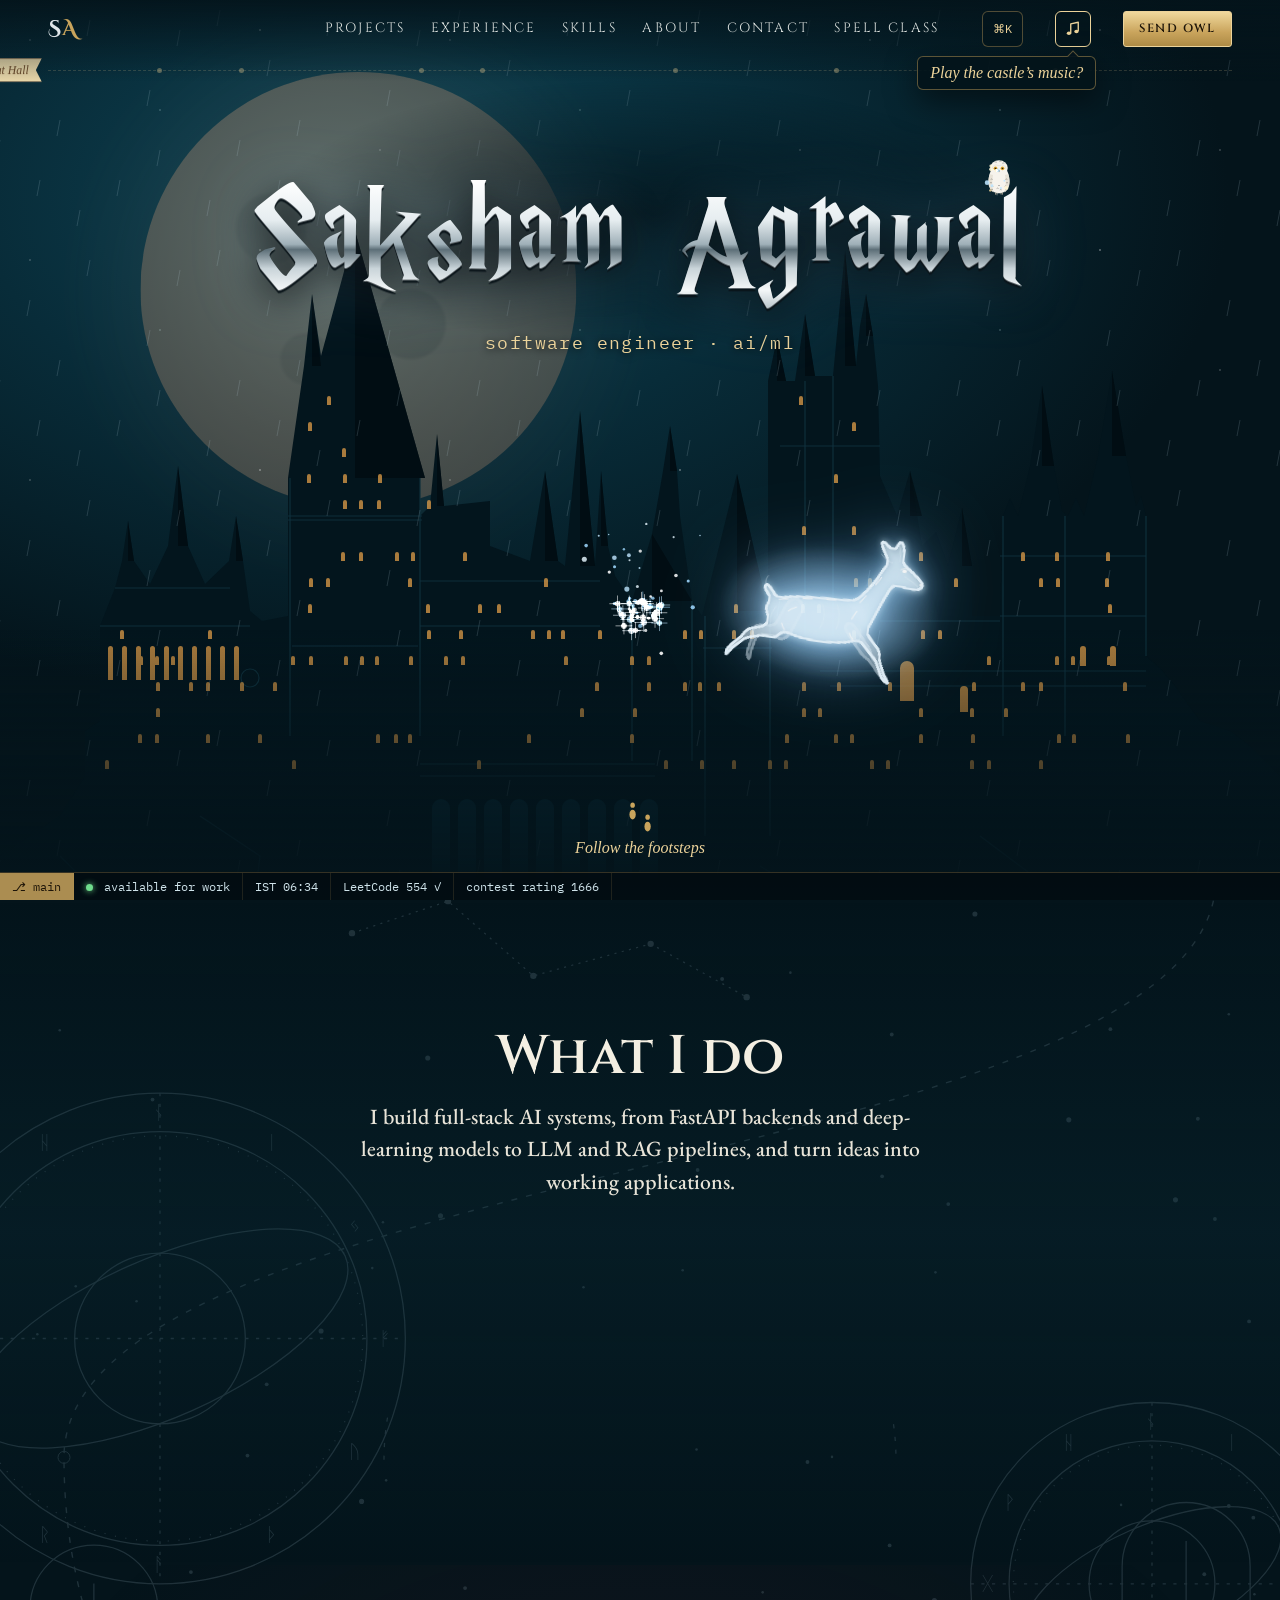
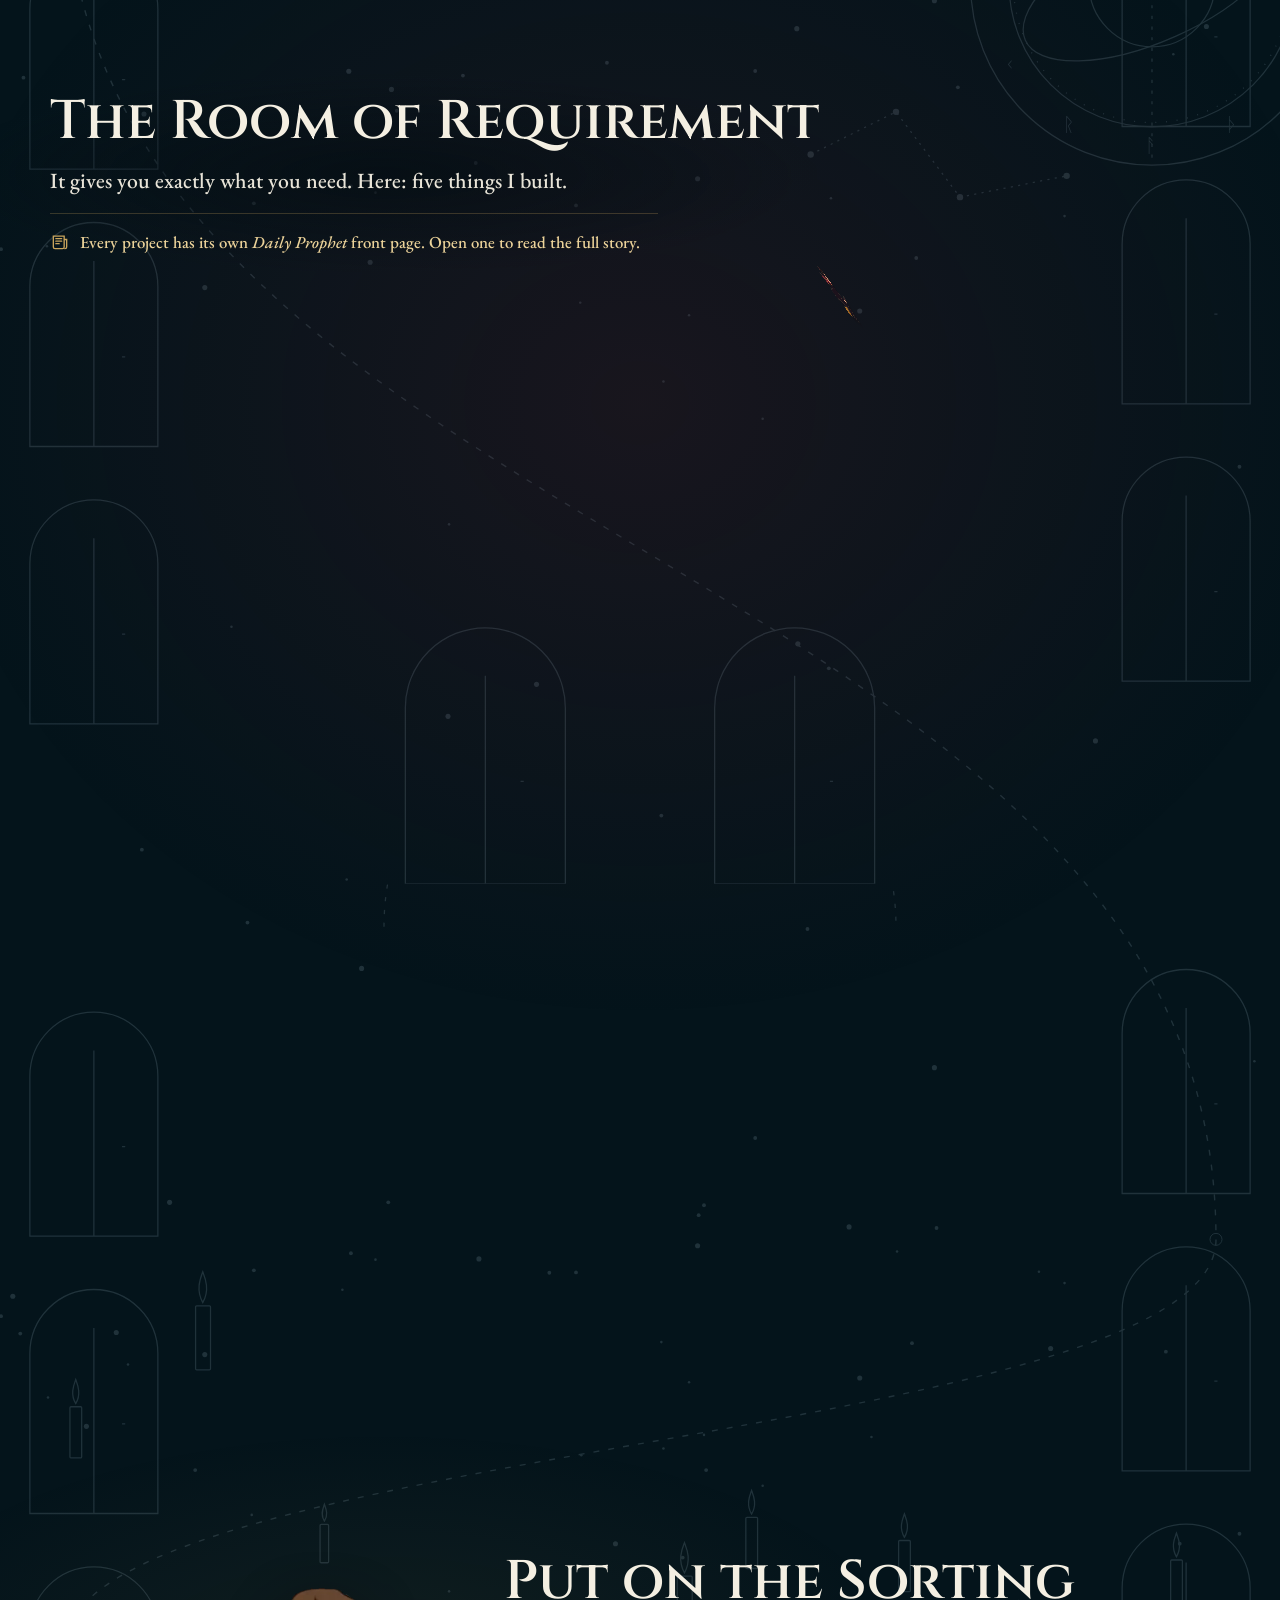
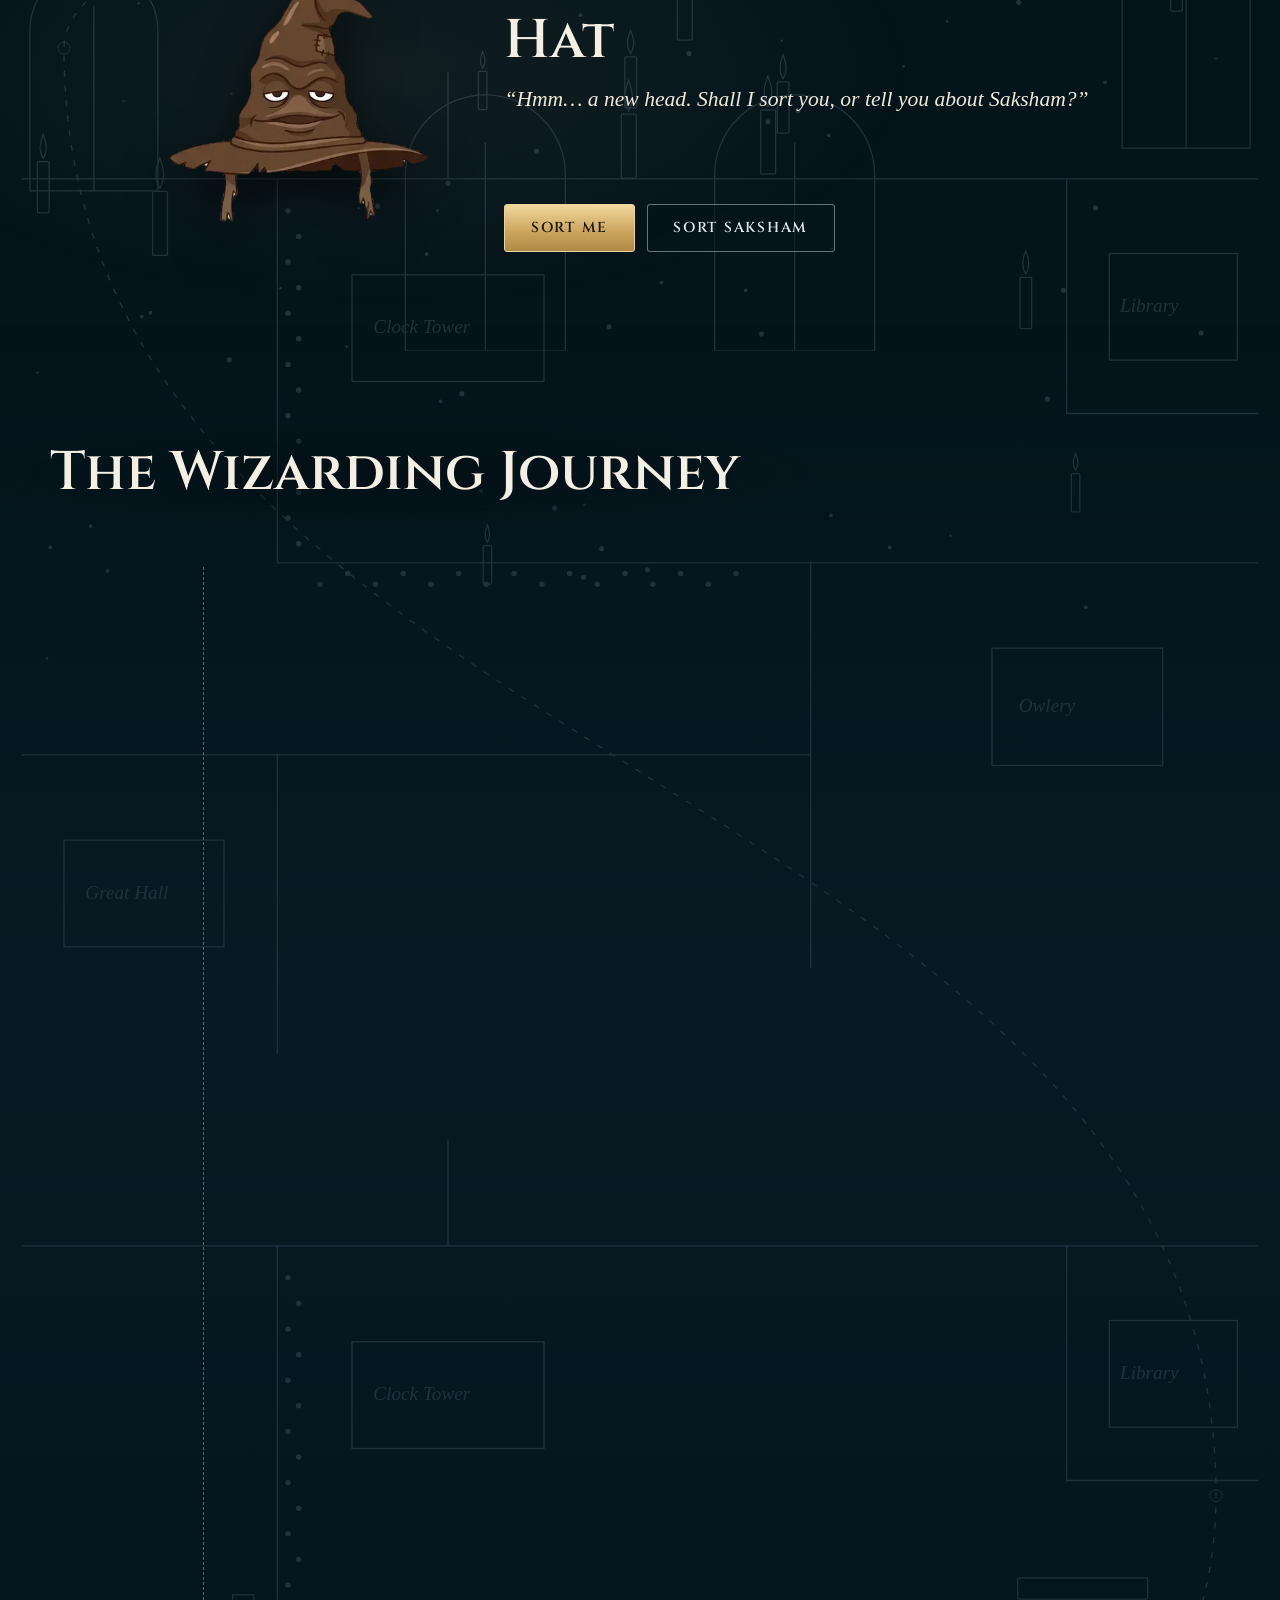
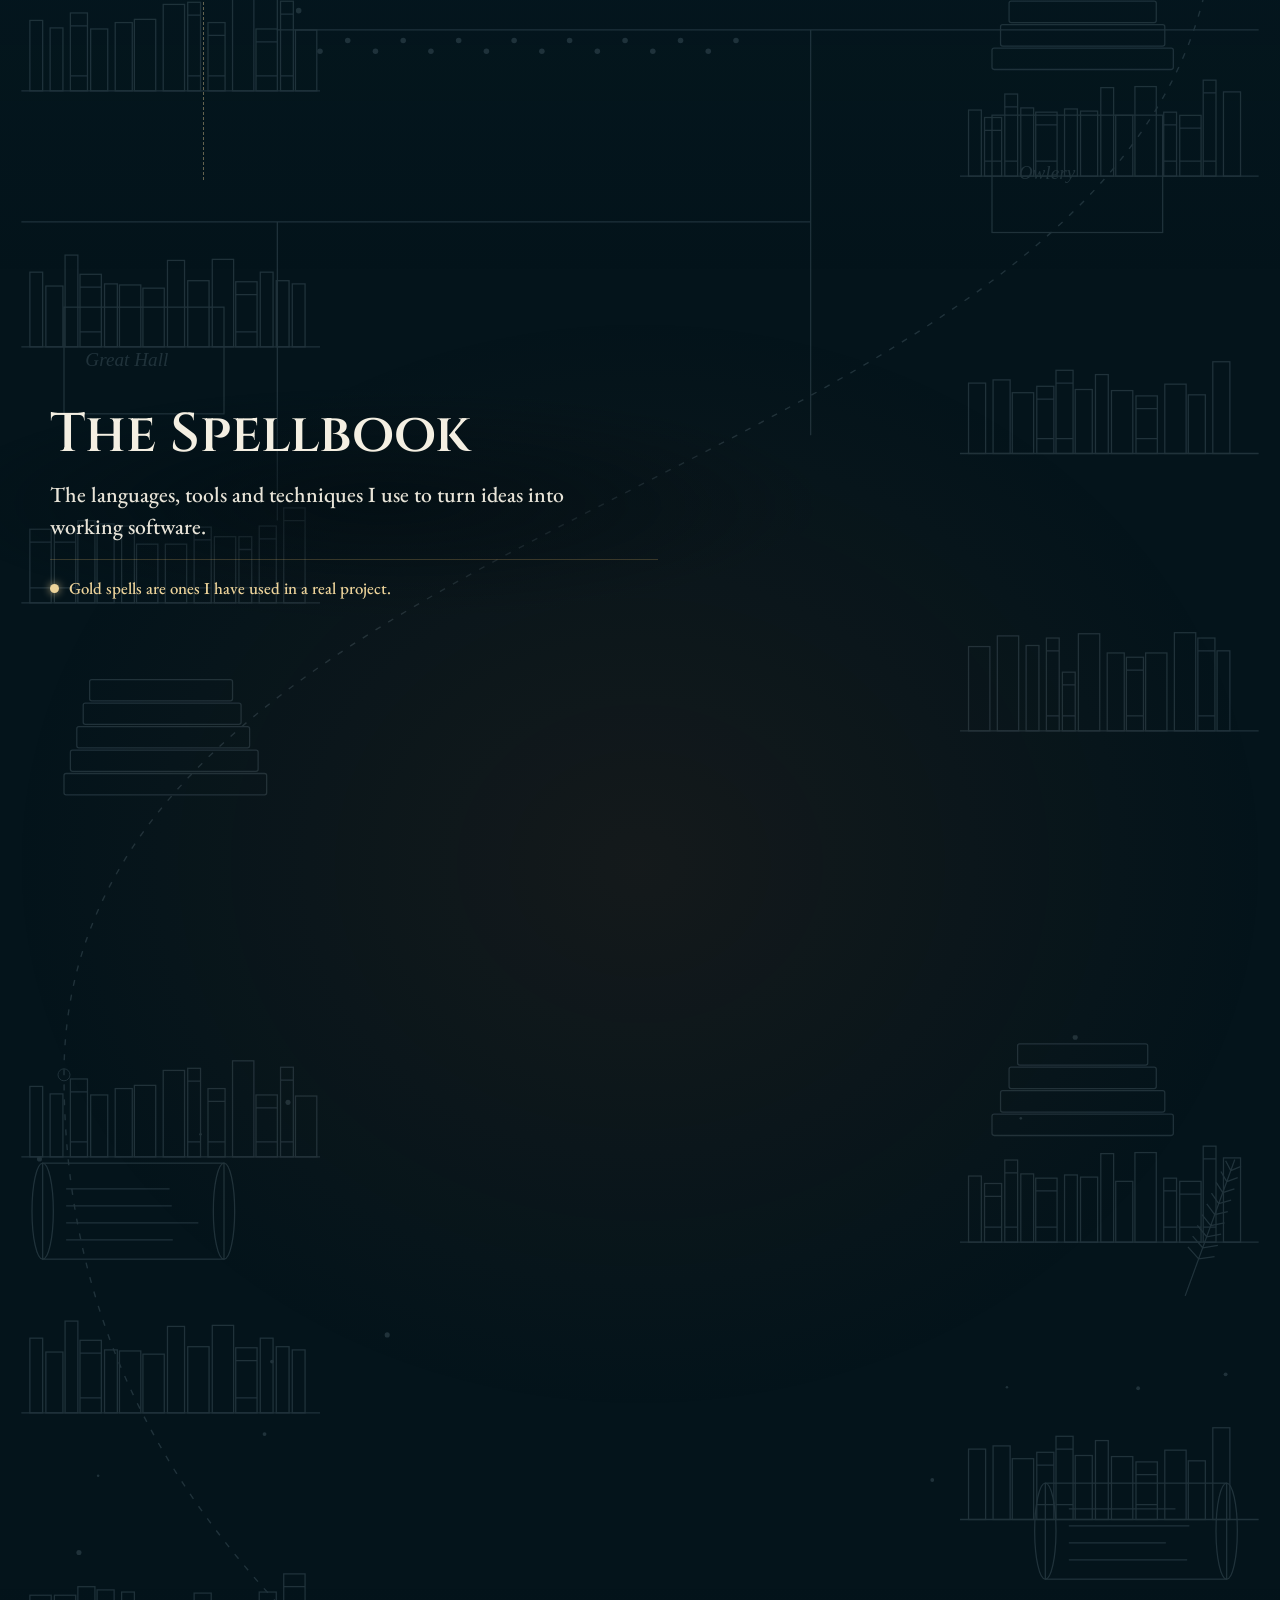
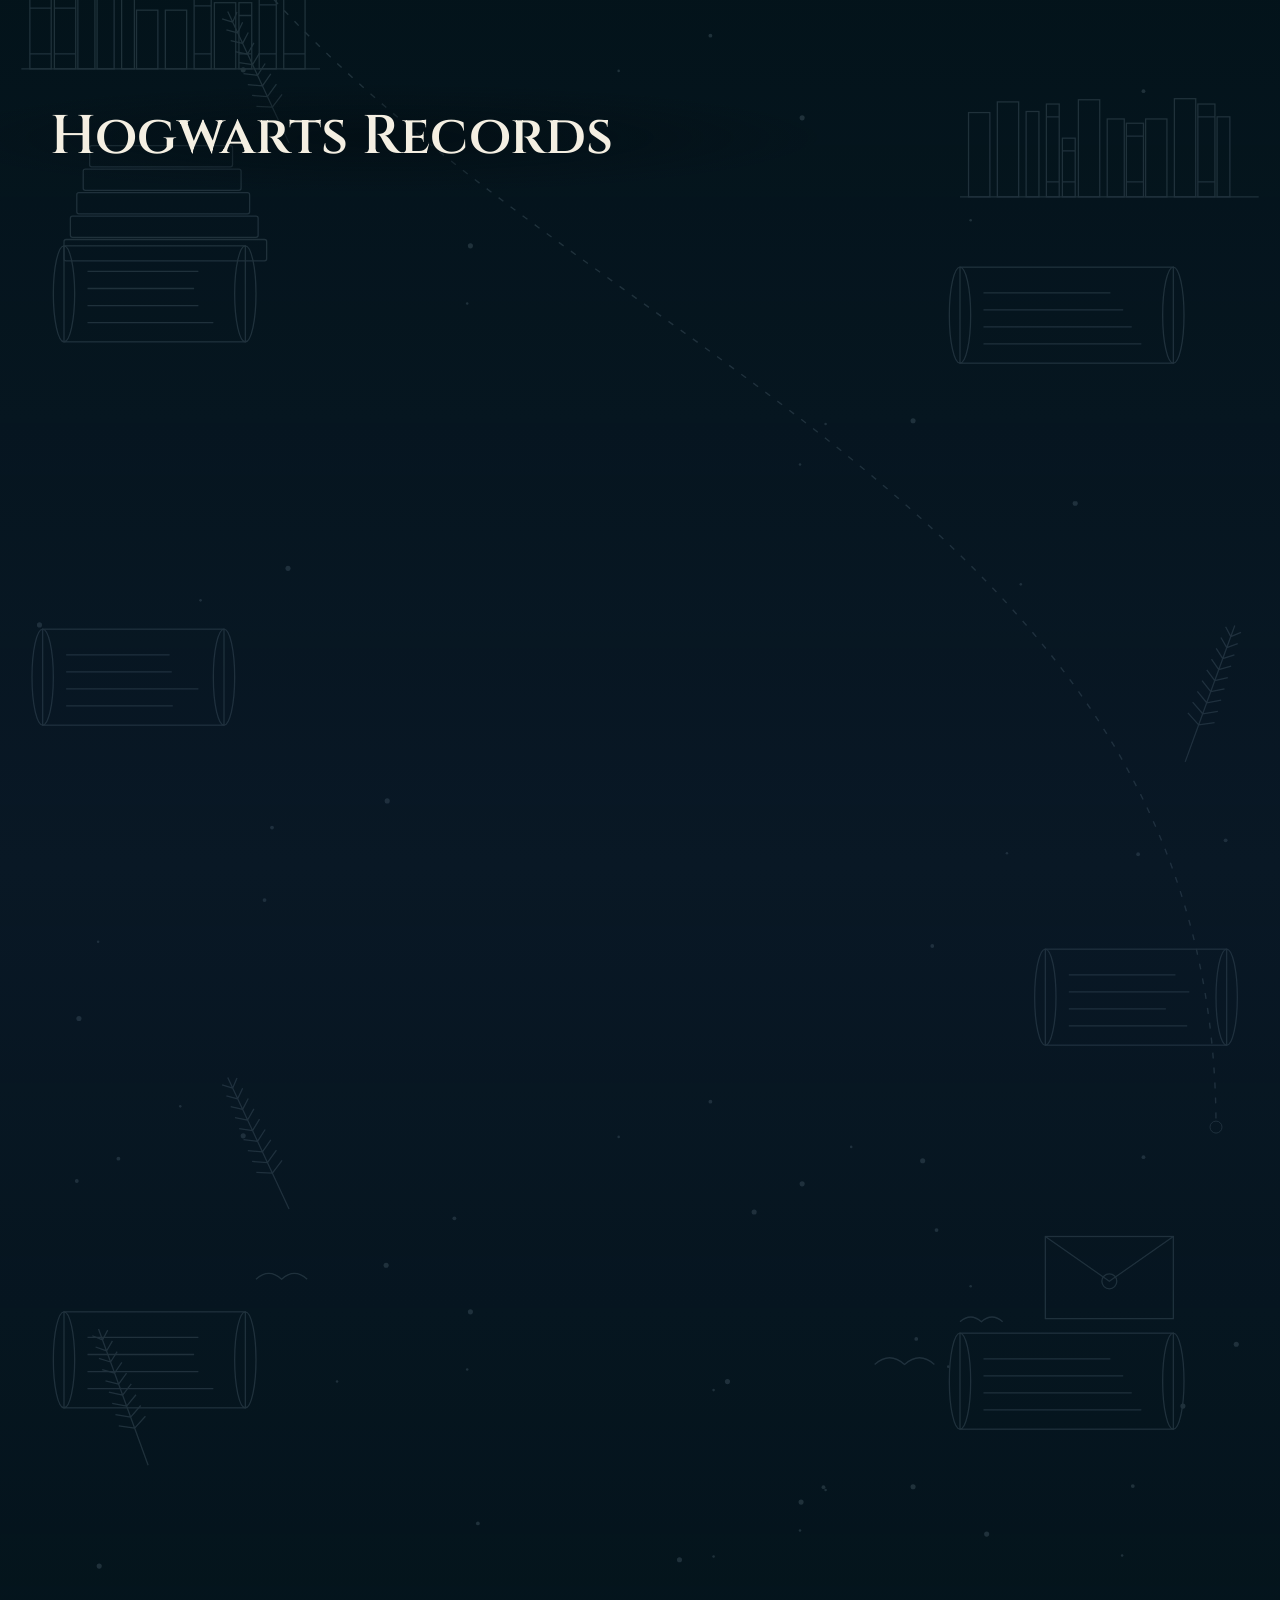
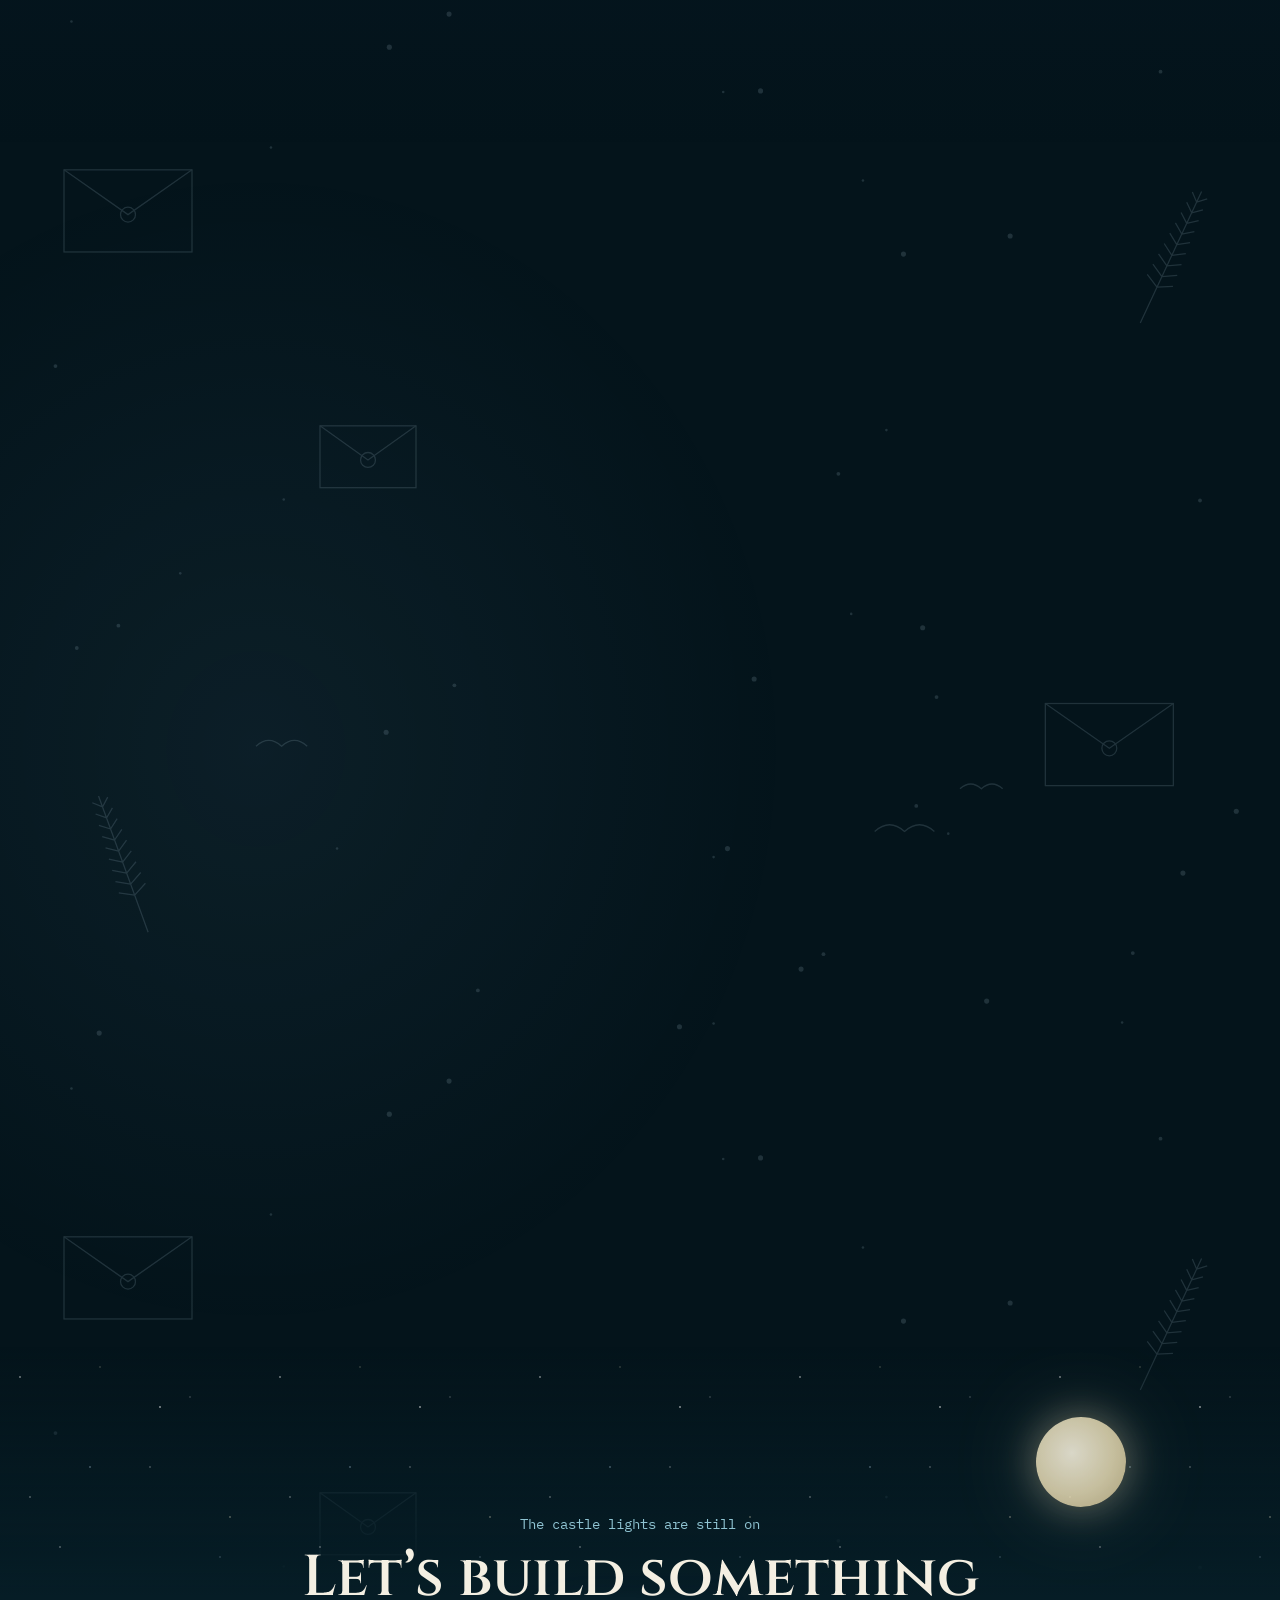
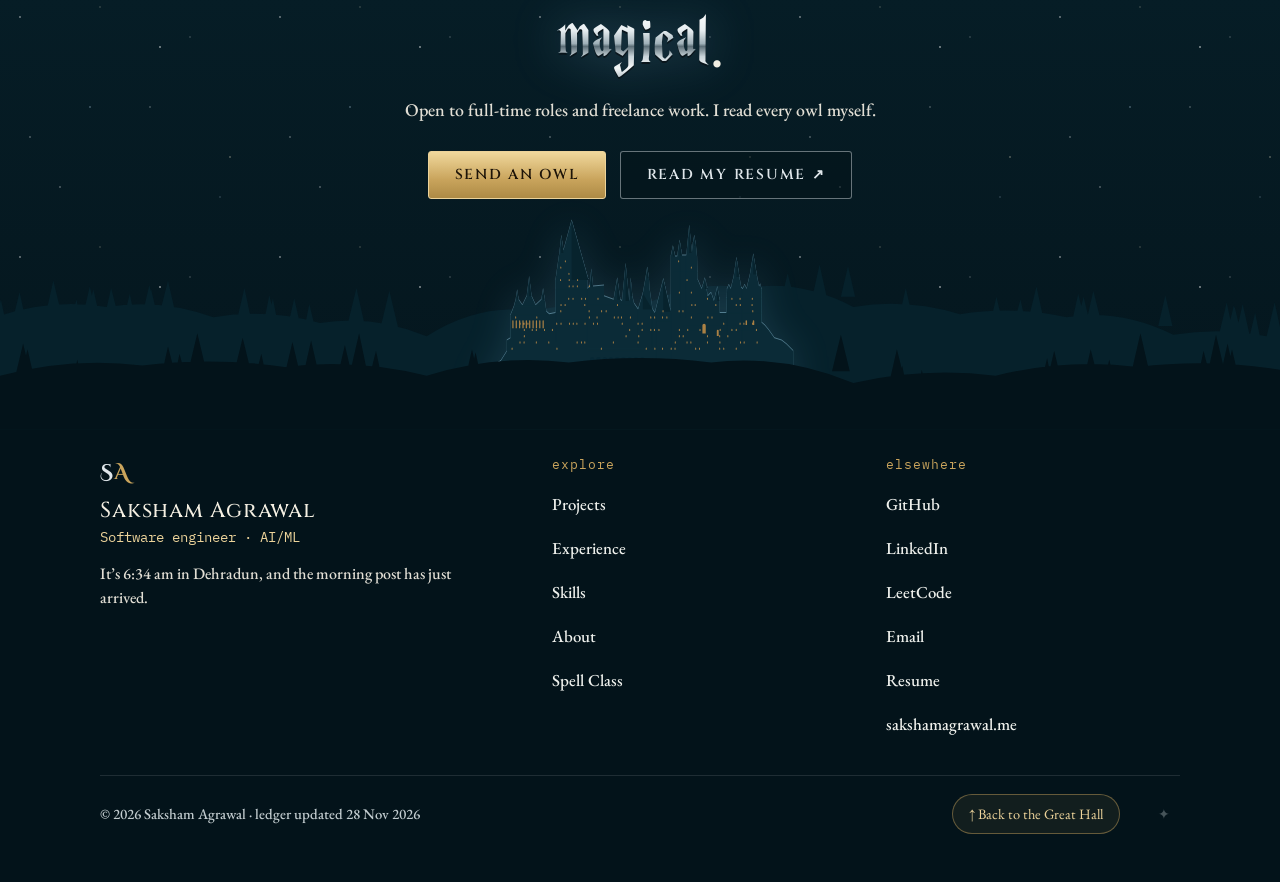
<file: index.html>
<!doctype html>
<html lang="en">
<head>

<meta charset="utf-8">
<meta name="viewport" content="width=device-width, initial-scale=1">

<title>Saksham Agrawal · Software Engineer &amp; AI/ML Builder</title>
<meta name="description" content="Saksham Agrawal, CSE (AI/ML) student and aspiring software engineer. Building full-stack AI systems, deep learning applications, and backend services.">
<meta name="theme-color" content="#04141b">
<link rel="canonical" href="https://sakshamagrawal.me/">
<meta name="author" content="Saksham Agrawal">
<meta name="robots" content="index, follow, max-image-preview:large">

<!-- Open Graph -->
<meta property="og:type" content="website">
<meta property="og:site_name" content="Portfolius">
<meta property="og:locale" content="en_IN">
<meta property="og:url" content="https://sakshamagrawal.me/">
<meta property="og:title" content="Saksham Agrawal · Software Engineer &amp; AI/ML Builder">
<meta property="og:description" content="Full-stack AI systems, deep learning, and backend engineering. Step inside.">
<meta property="og:image" content="https://sakshamagrawal.me/assets/share.jpg">
<meta property="og:image:width" content="1200">
<meta property="og:image:height" content="630">
<meta property="og:image:alt" content="Saksham Agrawal, software engineer, AI/ML, in silver Hogwarts lettering under a night sky">

<!-- Twitter / X -->
<meta name="twitter:card" content="summary_large_image">
<meta name="twitter:title" content="Saksham Agrawal · Software Engineer &amp; AI/ML Builder">
<meta name="twitter:description" content="Full-stack AI systems, deep learning, and backend engineering. Step inside.">
<meta name="twitter:image" content="https://sakshamagrawal.me/assets/share.jpg">

<!-- Search Console / Bing verification tags go here -->

<!-- Structured data -->
<script type="application/ld+json">
{
  "@context": "https://schema.org",
  "@graph": [
    {
      "@type": "WebSite",
      "@id": "https://sakshamagrawal.me/#site",
      "url": "https://sakshamagrawal.me/",
      "name": "Portfolius",
      "alternateName": "Saksham Agrawal's portfolio",
      "inLanguage": "en-IN"
    },
    {
      "@type": "Person",
      "@id": "https://sakshamagrawal.me/#saksham",
      "name": "Saksham Agrawal",
      "url": "https://sakshamagrawal.me/",
      "image": "https://sakshamagrawal.me/assets/share.jpg",
      "jobTitle": "Software Engineer",
      "description": "CSE (AI/ML) student building full-stack AI systems, deep learning models, and backend services.",
      "alumniOf": {
        "@type": "CollegeOrUniversity",
        "name": "UPES"
      },
      "knowsAbout": [
        "Python",
        "FastAPI",
        "Machine Learning",
        "Deep Learning",
        "Large Language Models",
        "Retrieval-Augmented Generation",
        "PyTorch",
        "TensorFlow",
        "Docker",
        "SQL"
      ],
      "sameAs": [
        "https://github.com/devSaksham",
        "https://www.linkedin.com/in/sakshamhere/",
        "https://leetcode.com/u/Sakshamm_codes/"
      ]
    }
  ]
}
</script>

<link rel="icon" href="data:image/svg+xml,%3Csvg xmlns='http://www.w3.org/2000/svg' viewBox='0 0 64 64'%3E%3Crect width='64' height='64' rx='14' fill='%2304141b'/%3E%3Cpath d='M18 50 46 14' stroke='%236a4426' stroke-width='5' stroke-linecap='round'/%3E%3Ccircle cx='47' cy='13' r='5' fill='%23bfe8ff'/%3E%3C/svg%3E">
<link rel="preconnect" href="https://fonts.googleapis.com">
<link rel="preconnect" href="https://fonts.gstatic.com" crossorigin>
<link rel="preload" as="style" href="https://fonts.googleapis.com/css2?family=Cinzel+Decorative:wght@700&family=Cinzel:wght@400;500;600&family=EB+Garamond:ital,wght@0,400;0,500;0,600;1,400;1,500&family=IM+Fell+English:ital@0;1&family=IBM+Plex+Mono:wght@400&family=Old+Standard+TT:ital,wght@0,400;0,700;1,400&family=UnifrakturMaguntia&display=swap" onload="this.onload=null;this.rel='stylesheet'">
<noscript><link rel="stylesheet" href="https://fonts.googleapis.com/css2?family=Cinzel+Decorative:wght@700&family=Cinzel:wght@400;500;600&family=EB+Garamond:ital,wght@0,400;0,500;0,600;1,400;1,500&family=IM+Fell+English:ital@0;1&family=IBM+Plex+Mono:wght@400&family=Old+Standard+TT:ital,wght@0,400;0,700;1,400&family=UnifrakturMaguntia&display=swap"></noscript>
<link rel="preload" href="assets/HarryP-subset.woff" as="font" type="font/woff" crossorigin>
<link rel="stylesheet" href="styles.css?v=20261106c">
<script>document.documentElement.classList.add('js');try{if(localStorage.getItem('entry')==='gate'&&!sessionStorage.getItem('entered'))document.documentElement.classList.add('gated')}catch(e){}</script>
</head>
<body>
<!-- Entrance screen, one of the two ways in (the ✦ in the footer switches): break the seal to enter with music, or slip in quietly -->
<div class="gate" id="gate" role="dialog" aria-modal="true" aria-labelledby="gate-title" data-cf-ignore>
  <div class="gate-sky" aria-hidden="true"><i class="stars s1"></i><i class="stars s2"></i></div>
  <div class="gate-card">
    <p class="gate-kicker">The castle is waking</p>
    <p class="gate-title" id="gate-title">Saksham Agrawal</p>
    <button class="gate-seal" type="button" data-enter="music" aria-label="Break the seal and enter with music"><i>SA</i><i>SA</i></button>
    <p class="gate-hint">Break the seal to enter with music</p>
    <button class="gate-quiet" type="button" data-enter="quiet">or enter in silence</button>
  </div>
</div>
<a class="skip" href="#main">Skip to content</a>

<svg id="art-sprite" width="0" height="0" style="position:absolute" aria-hidden="true"><symbol id="art-what-i-do" viewBox="0 0 1200 1000" fill="none" stroke="currentColor" stroke-width="1.2" font-family="monospace"><g class="txt"><circle cx="150" cy="470" r="230"/><circle cx="150" cy="470" r="194"/><circle cx="150" cy="470" r="190" stroke-dasharray="1 9"/><circle cx="150" cy="470" r="80"/><ellipse cx="150" cy="470" rx="190" ry="74" transform="rotate(-24 150 470)"/><path d="M-80 470H380M150 240V700" stroke-dasharray="3 7"/><text fill="currentColor" stroke="none" x="355" y="476" font-size="18" font-family="serif" fill="currentColor" stroke="none">ᚠ</text><text fill="currentColor" stroke="none" x="327" y="582" font-size="18" font-family="serif" fill="currentColor" stroke="none">ᚢ</text><text fill="currentColor" stroke="none" x="249" y="660" font-size="18" font-family="serif" fill="currentColor" stroke="none">ᚦ</text><text fill="currentColor" stroke="none" x="143" y="688" font-size="18" font-family="serif" fill="currentColor" stroke="none">ᚨ</text><text fill="currentColor" stroke="none" x="37" y="660" font-size="18" font-family="serif" fill="currentColor" stroke="none">ᚱ</text><text fill="currentColor" stroke="none" x="-41" y="582" font-size="18" font-family="serif" fill="currentColor" stroke="none">ᚲ</text><text fill="currentColor" stroke="none" x="-69" y="476" font-size="18" font-family="serif" fill="currentColor" stroke="none">ᚷ</text><text fill="currentColor" stroke="none" x="-41" y="370" font-size="18" font-family="serif" fill="currentColor" stroke="none">ᚹ</text><text fill="currentColor" stroke="none" x="37" y="292" font-size="18" font-family="serif" fill="currentColor" stroke="none">ᚺ</text><text fill="currentColor" stroke="none" x="143" y="264" font-size="18" font-family="serif" fill="currentColor" stroke="none">ᚾ</text><text fill="currentColor" stroke="none" x="249" y="292" font-size="18" font-family="serif" fill="currentColor" stroke="none">ᛁ</text><text fill="currentColor" stroke="none" x="327" y="370" font-size="18" font-family="serif" fill="currentColor" stroke="none">ᛃ</text><circle cx="1080" cy="700" r="170"/><circle cx="1080" cy="700" r="134"/><circle cx="1080" cy="700" r="130" stroke-dasharray="1 9"/><circle cx="1080" cy="700" r="59"/><ellipse cx="1080" cy="700" rx="130" ry="54" transform="rotate(-24 1080 700)"/><path d="M910 700H1250M1080 530V870" stroke-dasharray="3 7"/><text fill="currentColor" stroke="none" x="1225" y="706" font-size="18" font-family="serif" fill="currentColor" stroke="none">ᚠ</text><text fill="currentColor" stroke="none" x="1205" y="782" font-size="18" font-family="serif" fill="currentColor" stroke="none">ᚢ</text><text fill="currentColor" stroke="none" x="1149" y="838" font-size="18" font-family="serif" fill="currentColor" stroke="none">ᚦ</text><text fill="currentColor" stroke="none" x="1073" y="858" font-size="18" font-family="serif" fill="currentColor" stroke="none">ᚨ</text><text fill="currentColor" stroke="none" x="997" y="838" font-size="18" font-family="serif" fill="currentColor" stroke="none">ᚱ</text><text fill="currentColor" stroke="none" x="941" y="782" font-size="18" font-family="serif" fill="currentColor" stroke="none">ᚲ</text><text fill="currentColor" stroke="none" x="921" y="706" font-size="18" font-family="serif" fill="currentColor" stroke="none">ᚷ</text><text fill="currentColor" stroke="none" x="941" y="630" font-size="18" font-family="serif" fill="currentColor" stroke="none">ᚹ</text><text fill="currentColor" stroke="none" x="997" y="574" font-size="18" font-family="serif" fill="currentColor" stroke="none">ᚺ</text><text fill="currentColor" stroke="none" x="1073" y="554" font-size="18" font-family="serif" fill="currentColor" stroke="none">ᚾ</text><text fill="currentColor" stroke="none" x="1149" y="574" font-size="18" font-family="serif" fill="currentColor" stroke="none">ᛁ</text><text fill="currentColor" stroke="none" x="1205" y="630" font-size="18" font-family="serif" fill="currentColor" stroke="none">ᛃ</text><path d="M330 90L420 60L500 130L610 100L700 150" stroke-dasharray="2 5"/><circle cx="330" cy="90" r="3" fill="currentColor" stroke="none"/><circle cx="420" cy="60" r="3" fill="currentColor" stroke="none"/><circle cx="500" cy="130" r="3" fill="currentColor" stroke="none"/><circle cx="610" cy="100" r="3" fill="currentColor" stroke="none"/><circle cx="700" cy="150" r="3" fill="currentColor" stroke="none"/><path d="M760 860L840 820L900 900L1000 880" stroke-dasharray="2 5"/><circle cx="760" cy="860" r="3" fill="currentColor" stroke="none"/><circle cx="840" cy="820" r="3" fill="currentColor" stroke="none"/><circle cx="900" cy="900" r="3" fill="currentColor" stroke="none"/><circle cx="1000" cy="880" r="3" fill="currentColor" stroke="none"/><circle cx="747" cy="742" r="2.4" fill="currentColor" stroke="none"/><circle cx="1131" cy="740" r="2.4" fill="currentColor" stroke="none"/><circle cx="35" cy="466" r="1.2" fill="currentColor" stroke="none"/><circle cx="779" cy="901" r="1.2" fill="currentColor" stroke="none"/><circle cx="446" cy="868" r="1.8" fill="currentColor" stroke="none"/><circle cx="653" cy="574" r="1.2" fill="currentColor" stroke="none"/><circle cx="877" cy="408" r="1.2" fill="currentColor" stroke="none"/><circle cx="1100" cy="766" r="1.2" fill="currentColor" stroke="none"/><circle cx="914" cy="72" r="2.4" fill="currentColor" stroke="none"/><circle cx="741" cy="127" r="1.2" fill="currentColor" stroke="none"/><circle cx="1167" cy="5" r="1.2" fill="currentColor" stroke="none"/><circle cx="1152" cy="166" r="1.2" fill="currentColor" stroke="none"/><circle cx="347" cy="961" r="2.4" fill="currentColor" stroke="none"/><circle cx="1051" cy="626" r="1.2" fill="currentColor" stroke="none"/><circle cx="1129" cy="691" r="1.8" fill="currentColor" stroke="none"/><circle cx="359" cy="361" r="1.2" fill="currentColor" stroke="none"/><circle cx="1123" cy="264" r="1.8" fill="currentColor" stroke="none"/><circle cx="362" cy="603" r="1.2" fill="currentColor" stroke="none"/><circle cx="715" cy="708" r="1.2" fill="currentColor" stroke="none"/><circle cx="372" cy="819" r="1.8" fill="currentColor" stroke="none"/><circle cx="836" cy="185" r="1.8" fill="currentColor" stroke="none"/><circle cx="846" cy="57" r="1.2" fill="currentColor" stroke="none"/><circle cx="1139" cy="358" r="1.8" fill="currentColor" stroke="none"/><circle cx="22" cy="788" r="1.8" fill="currentColor" stroke="none"/><circle cx="452" cy="841" r="1.8" fill="currentColor" stroke="none"/><circle cx="56" cy="181" r="1.2" fill="currentColor" stroke="none"/><circle cx="143" cy="246" r="1.8" fill="currentColor" stroke="none"/><circle cx="413" cy="355" r="2.4" fill="currentColor" stroke="none"/><circle cx="301" cy="463" r="2.4" fill="currentColor" stroke="none"/><circle cx="898" cy="797" r="1.8" fill="currentColor" stroke="none"/><circle cx="44" cy="946" r="1.2" fill="currentColor" stroke="none"/><circle cx="250" cy="513" r="1.8" fill="currentColor" stroke="none"/><circle cx="1102" cy="340" r="2.4" fill="currentColor" stroke="none"/><circle cx="654" cy="312" r="1.8" fill="currentColor" stroke="none"/><circle cx="367" cy="799" r="2.4" fill="currentColor" stroke="none"/><circle cx="179" cy="689" r="1.8" fill="currentColor" stroke="none"/><circle cx="194" cy="49" r="2.4" fill="currentColor" stroke="none"/><circle cx="640" cy="406" r="1.2" fill="currentColor" stroke="none"/><circle cx="889" cy="344" r="1.8" fill="currentColor" stroke="none"/><circle cx="547" cy="422" r="1.2" fill="currentColor" stroke="none"/><circle cx="1175" cy="638" r="1.8" fill="currentColor" stroke="none"/><circle cx="401" cy="207" r="2.4" fill="currentColor" stroke="none"/><circle cx="677" cy="133" r="1.8" fill="currentColor" stroke="none"/><circle cx="128" cy="435" r="1.2" fill="currentColor" stroke="none"/><circle cx="71" cy="421" r="1.2" fill="currentColor" stroke="none"/><circle cx="544" cy="999" r="1.2" fill="currentColor" stroke="none"/><circle cx="1171" cy="454" r="1.8" fill="currentColor" stroke="none"/><circle cx="827" cy="318" r="1.8" fill="currentColor" stroke="none"/><circle cx="349" cy="404" r="1.2" fill="currentColor" stroke="none"/><circle cx="135" cy="822" r="2.4" fill="currentColor" stroke="none"/><circle cx="1152" cy="627" r="1.8" fill="currentColor" stroke="none"/><circle cx="1041" cy="180" r="1.8" fill="currentColor" stroke="none"/><circle cx="327" cy="782" r="2.4" fill="currentColor" stroke="none"/><circle cx="434" cy="786" r="1.8" fill="currentColor" stroke="none"/><circle cx="834" cy="664" r="1.8" fill="currentColor" stroke="none"/><circle cx="436" cy="704" r="1.8" fill="currentColor" stroke="none"/><circle cx="1002" cy="265" r="2.4" fill="currentColor" stroke="none"/><circle cx="859" cy="957" r="1.8" fill="currentColor" stroke="none"/><circle cx="780" cy="581" r="1.2" fill="currentColor" stroke="none"/><circle cx="569" cy="774" r="1.8" fill="currentColor" stroke="none"/></g></symbol><symbol id="art-room-of-requirement" viewBox="0 0 1200 1000" fill="none" stroke="currentColor" stroke-width="1.2" font-family="monospace"><g class="txt"><path d="M28 330V180.0A60.0 60.0 0 0 1 148 180.0V330ZM88.0 330V156.0M114.39999999999999 246.0h3"/><path d="M28 590V440.0A60.0 60.0 0 0 1 148 440.0V590ZM88.0 590V416.0M114.39999999999999 506.0h3"/><path d="M28 850V700.0A60.0 60.0 0 0 1 148 700.0V850ZM88.0 850V676.0M114.39999999999999 766.0h3"/><path d="M1052 290V140.0A60.0 60.0 0 0 1 1172 140.0V290ZM1112.0 290V116.0M1138.4 206.0h3"/><path d="M1052 550V400.0A60.0 60.0 0 0 1 1172 400.0V550ZM1112.0 550V376.0M1138.4 466.0h3"/><path d="M1052 810V660.0A60.0 60.0 0 0 1 1172 660.0V810ZM1112.0 810V636.0M1138.4 726.0h3"/><path d="M360 40A240 240 0 0 1 840 40" stroke-dasharray="4 8"/><path d="M380 1000V835.0A75.0 75.0 0 0 1 530 835.0V1000ZM455.0 1000V805.0M488.0 904.0h3"/><path d="M670 1000V835.0A75.0 75.0 0 0 1 820 835.0V1000ZM745.0 1000V805.0M778.0 904.0h3"/><circle cx="806" cy="463" r="2.4" fill="currentColor" stroke="none"/><circle cx="777" cy="798" r="1.8" fill="currentColor" stroke="none"/><circle cx="329" cy="346" r="1.8" fill="currentColor" stroke="none"/><circle cx="420" cy="843" r="2.4" fill="currentColor" stroke="none"/><circle cx="540" cy="364" r="1.8" fill="currentColor" stroke="none"/><circle cx="622" cy="529" r="1.2" fill="currentColor" stroke="none"/><circle cx="238" cy="362" r="1.8" fill="currentColor" stroke="none"/><circle cx="339" cy="79" r="2.4" fill="currentColor" stroke="none"/><circle cx="876" cy="172" r="2.4" fill="currentColor" stroke="none"/><circle cx="620" cy="936" r="1.8" fill="currentColor" stroke="none"/><circle cx="748" cy="775" r="2.4" fill="currentColor" stroke="none"/><circle cx="325" cy="996" r="1.2" fill="currentColor" stroke="none"/><circle cx="192" cy="441" r="2.4" fill="currentColor" stroke="none"/><circle cx="217" cy="759" r="1.2" fill="currentColor" stroke="none"/><circle cx="757" cy="42" r="1.8" fill="currentColor" stroke="none"/><circle cx="1176" cy="166" r="1.2" fill="currentColor" stroke="none"/><circle cx="133" cy="968" r="1.8" fill="currentColor" stroke="none"/><circle cx="232" cy="36" r="1.8" fill="currentColor" stroke="none"/><circle cx="421" cy="663" r="1.2" fill="currentColor" stroke="none"/><circle cx="708" cy="238" r="1.8" fill="currentColor" stroke="none"/><circle cx="1" cy="405" r="1.8" fill="currentColor" stroke="none"/><circle cx="1027" cy="866" r="2.4" fill="currentColor" stroke="none"/><circle cx="998" cy="374" r="1.2" fill="currentColor" stroke="none"/><circle cx="660" cy="301" r="1.8" fill="currentColor" stroke="none"/><circle cx="654" cy="339" r="2.4" fill="currentColor" stroke="none"/><circle cx="352" cy="352" r="1.2" fill="currentColor" stroke="none"/><circle cx="503" cy="813" r="2.4" fill="currentColor" stroke="none"/><circle cx="646" cy="467" r="1.2" fill="currentColor" stroke="none"/><circle cx="715" cy="564" r="1.2" fill="currentColor" stroke="none"/><circle cx="1162" cy="609" r="1.8" fill="currentColor" stroke="none"/></g></symbol><symbol id="art-sorting-hat" viewBox="0 0 1200 1000" fill="none" stroke="currentColor" stroke-width="1.2" font-family="monospace"><g class="txt"><rect x="956.2071104239849" y="635.7931613981417" width="11" height="48" rx="1"/><path d="M961.6 632.7931613981417C956.2071104239849 624 959.8 615 961.6 611C963.4 615 967.0 624 961.6 632.7931613981417Z"/><rect x="143.02690693503666" y="555.282091273665" width="14" height="60" rx="1"/><path d="M149.8 552.282091273665C143.02690693503666 540 147.5 530 149.8 524C152.0 530 156.5 540 149.8 552.282091273665Z"/><rect x="634.9429135054241" y="353.3694324548787" width="14" height="60" rx="1"/><path d="M641.7 350.3694324548787C634.9429135054241 338 639.4 328 641.7 322C643.9 328 648.4 338 641.7 350.3694324548787Z"/><rect x="448.4670665062145" y="442.61438653179675" width="8" height="36" rx="1"/><path d="M452.5 439.61438653179675C448.4670665062145 434 451.2 427 452.5 424C453.9 427 456.6 434 452.5 439.61438653179675Z"/><rect x="582.4876303397403" y="482.8428126637778" width="14" height="60" rx="1"/><path d="M589.2 479.8428126637778C582.4876303397403 468 587.0 457 589.2 451C591.5 457 596.0 468 589.2 479.8428126637778Z"/><rect x="452.9498085203495" y="887.3568412525223" width="8" height="36" rx="1"/><path d="M457.0 884.3568412525223C452.9498085203495 878 455.6 872 457.0 868C458.3 872 461.0 878 457.0 884.3568412525223Z"/><rect x="699.2233751498428" y="298.252709377274" width="11" height="48" rx="1"/><path d="M704.6 295.252709377274C699.2233751498428 286 702.8 278 704.6 273C706.4 278 710.0 286 704.6 295.252709377274Z"/><rect x="585.7882754967945" y="429.01304078492444" width="11" height="48" rx="1"/><path d="M591.2 426.01304078492444C585.7882754967945 417 589.4 409 591.2 404C593.0 409 596.6 417 591.2 426.01304078492444Z"/><rect x="1097.5007139300944" y="338.29028139318496" width="11" height="48" rx="1"/><path d="M1102.9 335.29028139318496C1097.5007139300944 326 1101.1 318 1102.9 313C1104.7 318 1108.3 326 1102.9 335.29028139318496Z"/><rect x="183.35221576472148" y="99.97093515384375" width="14" height="60" rx="1"/><path d="M190.1 96.97093515384375C183.35221576472148 85 187.9 74 190.1 68C192.4 74 196.9 85 190.1 96.97093515384375Z"/><rect x="728.7227493177895" y="452.51281236276213" width="11" height="48" rx="1"/><path d="M734.1 449.51281236276213C728.7227493177895 441 732.3 432 734.1 427C735.9 432 739.5 441 734.1 449.51281236276213Z"/><rect x="65.5732166107384" y="194.60979412880874" width="11" height="48" rx="1"/><path d="M71.0 191.60979412880874C65.5732166107384 183 69.2 174 71.0 169C72.8 174 76.4 183 71.0 191.60979412880874Z"/><rect x="35.05175819648879" y="527.354307403154" width="11" height="48" rx="1"/><path d="M40.5 524.354307403154C35.05175819648879 515 38.7 507 40.5 502C42.3 507 45.9 515 40.5 524.354307403154Z"/><rect x="297.55777646741694" y="478.3935336530363" width="8" height="36" rx="1"/><path d="M301.6 475.3935336530363C297.55777646741694 469 300.3 463 301.6 459C303.0 463 305.7 469 301.6 475.3935336530363Z"/><rect x="300.05260749709186" y="304.8583497769217" width="8" height="36" rx="1"/><path d="M304.1 301.8583497769217C300.05260749709186 296 302.8 290 304.1 286C305.5 290 308.2 296 304.1 301.8583497769217Z"/><rect x="842.4601696972603" y="320.0120413771132" width="11" height="48" rx="1"/><path d="M847.9 317.0120413771132C842.4601696972603 308 846.1 300 847.9 295C849.7 300 853.3 308 847.9 317.0120413771132Z"/><rect x="713.1628536539596" y="478.6903971083761" width="14" height="60" rx="1"/><path d="M719.9 475.6903971083761C713.1628536539596 464 717.7 453 719.9 447C722.2 453 726.7 464 719.9 475.6903971083761Z"/><rect x="1004.3690246968957" y="819.7542272844726" width="8" height="36" rx="1"/><path d="M1008.4 816.7542272844726C1004.3690246968957 811 1007.1 804 1008.4 801C1009.8 804 1012.5 811 1008.4 816.7542272844726Z"/><circle cx="19" cy="126" r="1.8" fill="currentColor" stroke="none"/><circle cx="640" cy="336" r="1.8" fill="currentColor" stroke="none"/><circle cx="878" cy="27" r="1.8" fill="currentColor" stroke="none"/><circle cx="433" cy="745" r="2.4" fill="currentColor" stroke="none"/><circle cx="159" cy="3" r="2.4" fill="currentColor" stroke="none"/><circle cx="547" cy="917" r="2.4" fill="currentColor" stroke="none"/><circle cx="655" cy="15" r="1.8" fill="currentColor" stroke="none"/><circle cx="714" cy="689" r="2.4" fill="currentColor" stroke="none"/><circle cx="779" cy="859" r="1.8" fill="currentColor" stroke="none"/><circle cx="571" cy="682" r="2.4" fill="currentColor" stroke="none"/><circle cx="236" cy="296" r="1.2" fill="currentColor" stroke="none"/><circle cx="364" cy="3" r="1.8" fill="currentColor" stroke="none"/><circle cx="699" cy="648" r="1.8" fill="currentColor" stroke="none"/><circle cx="1093" cy="143" r="1.8" fill="currentColor" stroke="none"/><circle cx="834" cy="889" r="1.8" fill="currentColor" stroke="none"/><circle cx="646" cy="426" r="2.4" fill="currentColor" stroke="none"/><circle cx="974" cy="68" r="1.2" fill="currentColor" stroke="none"/><circle cx="321" cy="85" r="1.2" fill="currentColor" stroke="none"/><circle cx="796" cy="26" r="2.4" fill="currentColor" stroke="none"/><circle cx="515" cy="69" r="1.8" fill="currentColor" stroke="none"/><circle cx="841" cy="49" r="1.2" fill="currentColor" stroke="none"/><circle cx="263" cy="646" r="1.2" fill="currentColor" stroke="none"/><circle cx="855" cy="135" r="1.8" fill="currentColor" stroke="none"/><circle cx="847" cy="438" r="1.2" fill="currentColor" stroke="none"/><circle cx="733" cy="414" r="1.2" fill="currentColor" stroke="none"/><circle cx="81" cy="213" r="2.4" fill="currentColor" stroke="none"/><circle cx="130" cy="379" r="1.2" fill="currentColor" stroke="none"/><circle cx="336" cy="571" r="1.2" fill="currentColor" stroke="none"/><circle cx="891" cy="878" r="1.2" fill="currentColor" stroke="none"/><circle cx="12" cy="91" r="2.4" fill="currentColor" stroke="none"/><circle cx="720" cy="490" r="2.4" fill="currentColor" stroke="none"/><circle cx="449" cy="56" r="2.4" fill="currentColor" stroke="none"/><circle cx="354" cy="569" r="2.4" fill="currentColor" stroke="none"/><circle cx="607" cy="910" r="2.4" fill="currentColor" stroke="none"/><circle cx="660" cy="221" r="1.2" fill="currentColor" stroke="none"/><circle cx="662" cy="254" r="1.8" fill="currentColor" stroke="none"/><circle cx="620" cy="134" r="1.2" fill="currentColor" stroke="none"/><circle cx="1036" cy="453" r="1.8" fill="currentColor" stroke="none"/><circle cx="215" cy="713" r="2.4" fill="currentColor" stroke="none"/><circle cx="410" cy="573" r="1.2" fill="currentColor" stroke="none"/><circle cx="109" cy="125" r="2.4" fill="currentColor" stroke="none"/><circle cx="544" cy="390" r="1.8" fill="currentColor" stroke="none"/><circle cx="577" cy="323" r="2.4" fill="currentColor" stroke="none"/><circle cx="35" cy="725" r="1.2" fill="currentColor" stroke="none"/><circle cx="1018" cy="945" r="1.8" fill="currentColor" stroke="none"/><circle cx="817" cy="223" r="1.2" fill="currentColor" stroke="none"/><circle cx="101" cy="911" r="1.8" fill="currentColor" stroke="none"/><circle cx="985" cy="140" r="2.4" fill="currentColor" stroke="none"/><circle cx="451" cy="836" r="1.8" fill="currentColor" stroke="none"/><circle cx="400" cy="614" r="1.8" fill="currentColor" stroke="none"/><circle cx="955" cy="378" r="2.4" fill="currentColor" stroke="none"/><circle cx="997" cy="648" r="2.4" fill="currentColor" stroke="none"/><circle cx="520" cy="852" r="2.4" fill="currentColor" stroke="none"/><circle cx="44" cy="993" r="1.2" fill="currentColor" stroke="none"/><circle cx="888" cy="396" r="1.2" fill="currentColor" stroke="none"/><circle cx="45" cy="186" r="1.2" fill="currentColor" stroke="none"/><circle cx="47" cy="889" r="1.8" fill="currentColor" stroke="none"/><circle cx="793" cy="349" r="1.8" fill="currentColor" stroke="none"/><circle cx="564" cy="890" r="2.4" fill="currentColor" stroke="none"/><circle cx="1106" cy="323" r="1.8" fill="currentColor" stroke="none"/><circle cx="120" cy="155" r="1.2" fill="currentColor" stroke="none"/><circle cx="85" cy="869" r="1.8" fill="currentColor" stroke="none"/><circle cx="183" cy="254" r="1.8" fill="currentColor" stroke="none"/><circle cx="982" cy="750" r="2.4" fill="currentColor" stroke="none"/><circle cx="282" cy="482" r="1.2" fill="currentColor" stroke="none"/><circle cx="413" cy="752" r="1.8" fill="currentColor" stroke="none"/><circle cx="1126" cy="688" r="2.4" fill="currentColor" stroke="none"/><circle cx="548" cy="849" r="1.2" fill="currentColor" stroke="none"/><circle cx="141" cy="669" r="1.8" fill="currentColor" stroke="none"/><circle cx="545" cy="240" r="1.2" fill="currentColor" stroke="none"/></g></symbol><symbol id="art-journey" viewBox="0 0 1200 1000" fill="none" stroke="currentColor" stroke-width="1.2" font-family="monospace"><g class="txt"><path d="M20 160H420V60M420 160H1180M260 160V520H760V900M760 520H1180M20 700H260V980M260 700H760M1000 160V380H1180"/><rect x="330" y="250" width="180" height="100"/><rect x="930" y="600" width="160" height="110"/><rect x="60" y="780" width="150" height="100"/><rect x="1040" y="230" width="120" height="100"/><text fill="currentColor" stroke="none" x="350" y="305" font-size="18" font-family="serif" font-style="italic">Clock Tower</text><text fill="currentColor" stroke="none" x="955" y="660" font-size="18" font-family="serif" font-style="italic">Owlery</text><text fill="currentColor" stroke="none" x="80" y="835" font-size="18" font-family="serif" font-style="italic">Great Hall</text><text fill="currentColor" stroke="none" x="1050" y="285" font-size="18" font-family="serif" font-style="italic">Library</text><circle cx="270" cy="190" r="2.6" fill="currentColor" stroke="none"/><circle cx="280" cy="214" r="2.6" fill="currentColor" stroke="none"/><circle cx="270" cy="238" r="2.6" fill="currentColor" stroke="none"/><circle cx="280" cy="262" r="2.6" fill="currentColor" stroke="none"/><circle cx="270" cy="286" r="2.6" fill="currentColor" stroke="none"/><circle cx="280" cy="310" r="2.6" fill="currentColor" stroke="none"/><circle cx="270" cy="334" r="2.6" fill="currentColor" stroke="none"/><circle cx="280" cy="358" r="2.6" fill="currentColor" stroke="none"/><circle cx="270" cy="382" r="2.6" fill="currentColor" stroke="none"/><circle cx="280" cy="406" r="2.6" fill="currentColor" stroke="none"/><circle cx="270" cy="430" r="2.6" fill="currentColor" stroke="none"/><circle cx="280" cy="454" r="2.6" fill="currentColor" stroke="none"/><circle cx="270" cy="478" r="2.6" fill="currentColor" stroke="none"/><circle cx="280" cy="502" r="2.6" fill="currentColor" stroke="none"/><circle cx="300" cy="540" r="2.6" fill="currentColor" stroke="none"/><circle cx="326" cy="530" r="2.6" fill="currentColor" stroke="none"/><circle cx="352" cy="540" r="2.6" fill="currentColor" stroke="none"/><circle cx="378" cy="530" r="2.6" fill="currentColor" stroke="none"/><circle cx="404" cy="540" r="2.6" fill="currentColor" stroke="none"/><circle cx="430" cy="530" r="2.6" fill="currentColor" stroke="none"/><circle cx="456" cy="540" r="2.6" fill="currentColor" stroke="none"/><circle cx="482" cy="530" r="2.6" fill="currentColor" stroke="none"/><circle cx="508" cy="540" r="2.6" fill="currentColor" stroke="none"/><circle cx="534" cy="530" r="2.6" fill="currentColor" stroke="none"/><circle cx="560" cy="540" r="2.6" fill="currentColor" stroke="none"/><circle cx="586" cy="530" r="2.6" fill="currentColor" stroke="none"/><circle cx="612" cy="540" r="2.6" fill="currentColor" stroke="none"/><circle cx="638" cy="530" r="2.6" fill="currentColor" stroke="none"/><circle cx="664" cy="540" r="2.6" fill="currentColor" stroke="none"/><circle cx="690" cy="530" r="2.6" fill="currentColor" stroke="none"/></g></symbol><symbol id="art-spellbook" viewBox="0 0 1200 1000" fill="none" stroke="currentColor" stroke-width="1.2" font-family="monospace"><g class="txt"><path d="M20 220H300"/><rect x="28" y="154" width="12" height="66"/><rect x="47" y="161" width="12" height="59"/><rect x="66" y="147" width="16" height="73"/><path d="M66 159h16M66 206h16"/><rect x="85" y="162" width="16" height="58"/><rect x="108" y="156" width="16" height="64"/><rect x="126" y="153" width="20" height="67"/><rect x="153" y="139" width="20" height="81"/><rect x="176" y="137" width="12" height="83"/><path d="M176 149h12M176 206h12"/><rect x="195" y="156" width="16" height="64"/><path d="M195 168h16M195 206h16"/><rect x="218" y="130" width="20" height="90"/><rect x="240" y="162" width="20" height="58"/><path d="M240 174h20M240 206h20"/><rect x="263" y="136" width="12" height="84"/><path d="M263 148h12M263 206h12"/><rect x="277" y="163" width="20" height="57"/><path d="M20 460H300"/><rect x="28" y="390" width="12" height="70"/><rect x="43" y="403" width="16" height="57"/><rect x="61" y="374" width="12" height="86"/><rect x="75" y="392" width="20" height="68"/><path d="M75 404h20M75 446h20"/><rect x="98" y="401" width="12" height="59"/><rect x="112" y="402" width="20" height="58"/><rect x="134" y="405" width="20" height="55"/><rect x="157" y="379" width="16" height="81"/><rect x="176" y="398" width="20" height="62"/><rect x="199" y="378" width="20" height="82"/><rect x="221" y="399" width="20" height="61"/><path d="M221 411h20M221 446h20"/><rect x="244" y="390" width="12" height="70"/><rect x="259" y="398" width="12" height="62"/><rect x="274" y="401" width="12" height="59"/><path d="M20 700H300"/><rect x="28" y="631" width="20" height="69"/><path d="M28 643h20M28 686h20"/><rect x="51" y="631" width="20" height="69"/><path d="M51 643h20M51 686h20"/><rect x="73" y="623" width="16" height="77"/><rect x="91" y="626" width="16" height="74"/><rect x="114" y="628" width="12" height="72"/><rect x="128" y="645" width="20" height="55"/><rect x="155" y="645" width="20" height="55"/><rect x="182" y="629" width="16" height="71"/><path d="M182 641h16M182 686h16"/><rect x="201" y="638" width="20" height="62"/><rect x="224" y="638" width="12" height="62"/><path d="M224 650h12M224 686h12"/><rect x="243" y="628" width="16" height="72"/><path d="M243 640h16M243 686h16"/><rect x="266" y="611" width="20" height="89"/><path d="M266 623h20M266 686h20"/><path d="M900 300H1180"/><rect x="908" y="238" width="12" height="62"/><rect x="923" y="245" width="16" height="55"/><path d="M923 257h16M923 286h16"/><rect x="942" y="223" width="12" height="77"/><path d="M942 235h12M942 286h12"/><rect x="957" y="236" width="12" height="64"/><rect x="971" y="240" width="20" height="60"/><path d="M971 252h20M971 286h20"/><rect x="998" y="237" width="12" height="63"/><rect x="1013" y="239" width="16" height="61"/><rect x="1032" y="217" width="12" height="83"/><rect x="1046" y="243" width="16" height="57"/><rect x="1064" y="216" width="20" height="84"/><rect x="1091" y="240" width="12" height="60"/><path d="M1091 252h12M1091 286h12"/><rect x="1106" y="243" width="20" height="57"/><path d="M1106 255h20M1106 286h20"/><rect x="1128" y="210" width="12" height="90"/><path d="M1128 222h12M1128 286h12"/><rect x="1147" y="221" width="16" height="79"/><path d="M900 560H1180"/><rect x="908" y="494" width="16" height="66"/><rect x="931" y="491" width="16" height="69"/><rect x="949" y="503" width="20" height="57"/><rect x="972" y="497" width="16" height="63"/><path d="M972 509h16M972 546h16"/><rect x="990" y="482" width="16" height="78"/><path d="M990 494h16M990 546h16"/><rect x="1008" y="500" width="16" height="60"/><rect x="1027" y="486" width="12" height="74"/><rect x="1042" y="501" width="20" height="59"/><rect x="1065" y="506" width="20" height="54"/><path d="M1065 518h20M1065 546h20"/><rect x="1092" y="495" width="20" height="65"/><rect x="1114" y="505" width="16" height="55"/><rect x="1137" y="474" width="16" height="86"/><path d="M900 820H1180"/><rect x="908" y="741" width="20" height="79"/><rect x="935" y="731" width="20" height="89"/><rect x="962" y="740" width="12" height="80"/><rect x="981" y="733" width="12" height="87"/><path d="M981 745h12M981 806h12"/><rect x="996" y="765" width="12" height="55"/><path d="M996 777h12M996 806h12"/><rect x="1011" y="729" width="20" height="91"/><rect x="1038" y="747" width="16" height="73"/><rect x="1056" y="751" width="16" height="69"/><path d="M1056 763h16M1056 806h16"/><rect x="1074" y="747" width="20" height="73"/><rect x="1101" y="728" width="20" height="92"/><rect x="1123" y="733" width="16" height="87"/><path d="M1123 745h16M1123 806h16"/><rect x="1141" y="745" width="12" height="75"/><rect x="60" y="860" width="190" height="20" rx="2"/><rect x="66" y="838" width="176" height="20" rx="2"/><rect x="72" y="816" width="162" height="20" rx="2"/><rect x="78" y="794" width="148" height="20" rx="2"/><rect x="84" y="772" width="134" height="20" rx="2"/><rect x="930" y="180" width="170" height="20" rx="2"/><rect x="938" y="158" width="154" height="20" rx="2"/><rect x="946" y="136" width="138" height="20" rx="2"/><rect x="954" y="114" width="122" height="20" rx="2"/></g></symbol><symbol id="art-records" viewBox="0 0 1200 1000" fill="none" stroke="currentColor" stroke-width="1.2" font-family="monospace"><g class="txt"><rect x="40" y="120" width="170" height="90"/><ellipse cx="40" cy="165" rx="10" ry="45"/><ellipse cx="210" cy="165" rx="10" ry="45"/><path d="M62 144H159"/><path d="M62 160H161"/><path d="M62 176H186"/><path d="M62 192H162"/><rect x="980" y="420" width="170" height="90"/><ellipse cx="980" cy="465" rx="10" ry="45"/><ellipse cx="1150" cy="465" rx="10" ry="45"/><path d="M1002 444H1102"/><path d="M1002 460H1115"/><path d="M1002 476H1093"/><path d="M1002 492H1113"/><rect x="60" y="760" width="170" height="90"/><ellipse cx="60" cy="805" rx="10" ry="45"/><ellipse cx="230" cy="805" rx="10" ry="45"/><path d="M82 784H186"/><path d="M82 800H182"/><path d="M82 816H186"/><path d="M82 832H200"/><g transform="rotate(20 1120 220)"><path d="M1120 246V110M1120 209l-13.3 -7M1120 209l13.3 -7M1120 198l-12.6 -7M1120 198l12.6 -7M1120 187l-11.9 -7M1120 187l11.9 -7M1120 176l-11.2 -7M1120 176l11.2 -7M1120 165l-10.5 -7M1120 165l10.5 -7M1120 154l-9.8 -7M1120 154l9.8 -7M1120 143l-9.1 -7M1120 143l9.1 -7M1120 132l-8.4 -7M1120 132l8.4 -7M1120 121l-7.7 -7M1120 121l7.7 -7"/></g><g transform="rotate(-25 260 640)"><path d="M260 666V530M260 629l-13.3 -7M260 629l13.3 -7M260 618l-12.6 -7M260 618l12.6 -7M260 607l-11.9 -7M260 607l11.9 -7M260 596l-11.2 -7M260 596l11.2 -7M260 585l-10.5 -7M260 585l10.5 -7M260 574l-9.8 -7M260 574l9.8 -7M260 563l-9.1 -7M260 563l9.1 -7M260 552l-8.4 -7M260 552l8.4 -7M260 541l-7.7 -7M260 541l7.7 -7"/></g><rect x="900" y="780" width="200" height="90"/><ellipse cx="900" cy="825" rx="10" ry="45"/><ellipse cx="1100" cy="825" rx="10" ry="45"/><path d="M922 804H1041"/><path d="M922 820H1053"/><path d="M922 836H1061"/><path d="M922 852H1070"/><circle cx="255" cy="306" r="1.8" fill="currentColor" stroke="none"/><circle cx="957" cy="78" r="1.2" fill="currentColor" stroke="none"/><circle cx="92" cy="413" r="1.2" fill="currentColor" stroke="none"/><circle cx="270" cy="63" r="2.4" fill="currentColor" stroke="none"/><circle cx="752" cy="640" r="2.4" fill="currentColor" stroke="none"/><circle cx="874" cy="417" r="1.8" fill="currentColor" stroke="none"/><circle cx="580" cy="596" r="1.2" fill="currentColor" stroke="none"/><circle cx="363" cy="281" r="2.4" fill="currentColor" stroke="none"/><circle cx="1067" cy="331" r="1.8" fill="currentColor" stroke="none"/><circle cx="37" cy="116" r="2.4" fill="currentColor" stroke="none"/><circle cx="666" cy="563" r="1.8" fill="currentColor" stroke="none"/><circle cx="228" cy="595" r="2.4" fill="currentColor" stroke="none"/><circle cx="944" cy="330" r="1.2" fill="currentColor" stroke="none"/><circle cx="74" cy="485" r="2.4" fill="currentColor" stroke="none"/><circle cx="1149" cy="318" r="1.8" fill="currentColor" stroke="none"/><circle cx="774" cy="927" r="1.2" fill="currentColor" stroke="none"/><circle cx="1072" cy="615" r="1.8" fill="currentColor" stroke="none"/><circle cx="1008" cy="2" r="2.4" fill="currentColor" stroke="none"/><circle cx="188" cy="93" r="1.2" fill="currentColor" stroke="none"/><circle cx="441" cy="760" r="2.4" fill="currentColor" stroke="none"/><circle cx="910" cy="736" r="1.2" fill="currentColor" stroke="none"/><circle cx="856" cy="924" r="2.4" fill="currentColor" stroke="none"/><circle cx="750" cy="965" r="1.2" fill="currentColor" stroke="none"/><circle cx="438" cy="814" r="1.2" fill="currentColor" stroke="none"/><circle cx="248" cy="374" r="1.8" fill="currentColor" stroke="none"/></g></symbol><symbol id="art-trophies" viewBox="0 0 1200 1000" fill="none" stroke="currentColor" stroke-width="1.2" font-family="monospace"><g class="txt"><path d="M20 300H280"/><rect x="28" y="241" width="20" height="59"/><path d="M28 253h20M28 286h20"/><rect x="55" y="222" width="16" height="78"/><path d="M55 234h16M55 286h16"/><rect x="78" y="238" width="16" height="62"/><rect x="97" y="225" width="16" height="75"/><rect x="115" y="228" width="16" height="72"/><path d="M115 240h16M115 286h16"/><rect x="134" y="234" width="16" height="66"/><rect x="153" y="228" width="12" height="72"/><rect x="172" y="241" width="20" height="59"/><rect x="195" y="225" width="16" height="75"/><rect x="213" y="219" width="20" height="81"/><path d="M213 231h20M213 286h20"/><rect x="236" y="229" width="12" height="71"/><rect x="250" y="229" width="12" height="71"/><path d="M20 120H300V900H20ZM20 380H300M20 640H300M900 120H1180V900H900ZM900 380H1180M900 640H1180"/><path d="M60 220h60v14a30 30 0 0 1 -60 0zM60 228c-18 0 -18 26 4 30M120 228c18 0 18 26 -4 30M90 264v18M72 290h36v-8h-36z"/><path d="M180 240h48.0v11.200000000000001a24.0 24.0 0 0 1 -48.0 0zM180 246.4c-14.4 0 -14.4 20.8 3.2 24.0M228.0 246.4c14.4 0 14.4 20.8 -3.2 24.0M204.0 275.2v14.4M189.6 296.0h28.8v-6.4h-28.8z"/><path d="M60 450h70v34c0 30-35 46-35 46s-35-16-35-46z"/><path d="M95 458v62M68 480h54"/><path d="M208 480l12 26 12-26"/><circle cx="220" cy="520" r="16"/><circle cx="220" cy="520" r="9"/><path d="M950 220h54.0v12.6a27.0 27.0 0 0 1 -54.0 0zM950 227.2c-16.2 0 -16.2 23.400000000000002 3.6 27.0M1004.0 227.2c16.2 0 16.2 23.400000000000002 -3.6 27.0M977.0 259.6v16.2M960.8 283.0h32.4v-7.2h-32.4z"/><path d="M1068 250l12 26 12-26"/><circle cx="1080" cy="290" r="16"/><circle cx="1080" cy="290" r="9"/><path d="M1040 450h70v34c0 30-35 46-35 46s-35-16-35-46z"/><path d="M1075 458v62M1048 480h54"/><path d="M940 720h66.0v15.400000000000002a33.0 33.0 0 0 1 -66.0 0zM940 728.8c-19.8 0 -19.8 28.6 4.4 33.0M1006.0 728.8c19.8 0 19.8 28.6 -4.4 33.0M973.0 768.4v19.8M953.2 797.0h39.6v-8.8h-39.6z"/><path d="M138 740l12 26 12-26"/><circle cx="150" cy="780" r="16"/><circle cx="150" cy="780" r="9"/><circle cx="573" cy="985" r="2.4" fill="currentColor" stroke="none"/><circle cx="1013" cy="855" r="1.2" fill="currentColor" stroke="none"/><circle cx="110" cy="356" r="1.2" fill="currentColor" stroke="none"/><circle cx="6" cy="766" r="1.8" fill="currentColor" stroke="none"/><circle cx="973" cy="21" r="2.4" fill="currentColor" stroke="none"/><circle cx="550" cy="383" r="2.4" fill="currentColor" stroke="none"/><circle cx="94" cy="972" r="1.2" fill="currentColor" stroke="none"/><circle cx="1169" cy="443" r="1.8" fill="currentColor" stroke="none"/><circle cx="623" cy="956" r="2.4" fill="currentColor" stroke="none"/><circle cx="1146" cy="687" r="2.4" fill="currentColor" stroke="none"/><circle cx="27" cy="160" r="2.4" fill="currentColor" stroke="none"/><circle cx="522" cy="594" r="2.4" fill="currentColor" stroke="none"/><circle cx="774" cy="636" r="1.2" fill="currentColor" stroke="none"/><circle cx="259" cy="422" r="2.4" fill="currentColor" stroke="none"/><circle cx="496" cy="874" r="1.8" fill="currentColor" stroke="none"/><circle cx="1098" cy="379" r="1.2" fill="currentColor" stroke="none"/><circle cx="1070" cy="148" r="1.2" fill="currentColor" stroke="none"/><circle cx="507" cy="972" r="1.8" fill="currentColor" stroke="none"/><circle cx="260" cy="421" r="1.8" fill="currentColor" stroke="none"/><circle cx="167" cy="363" r="1.2" fill="currentColor" stroke="none"/><circle cx="800" cy="123" r="1.2" fill="currentColor" stroke="none"/><circle cx="910" cy="77" r="2.4" fill="currentColor" stroke="none"/><circle cx="457" cy="897" r="1.2" fill="currentColor" stroke="none"/><circle cx="236" cy="18" r="1.8" fill="currentColor" stroke="none"/><circle cx="1153" cy="599" r="1.2" fill="currentColor" stroke="none"/><circle cx="562" cy="77" r="1.8" fill="currentColor" stroke="none"/><circle cx="1125" cy="31" r="1.2" fill="currentColor" stroke="none"/><circle cx="975" cy="86" r="1.2" fill="currentColor" stroke="none"/><circle cx="905" cy="373" r="1.2" fill="currentColor" stroke="none"/><circle cx="182" cy="518" r="2.4" fill="currentColor" stroke="none"/></g></symbol><symbol id="art-owl-post" viewBox="0 0 1200 1000" fill="none" stroke="currentColor" stroke-width="1.2" font-family="monospace"><g class="txt"><g transform="rotate(-20 130 330)"><path d="M130 356V220M130 319l-13.3 -7M130 319l13.3 -7M130 308l-12.6 -7M130 308l12.6 -7M130 297l-11.9 -7M130 297l11.9 -7M130 286l-11.2 -7M130 286l11.2 -7M130 275l-10.5 -7M130 275l10.5 -7M130 264l-9.8 -7M130 264l9.8 -7M130 253l-9.1 -7M130 253l9.1 -7M130 242l-8.4 -7M130 242l8.4 -7M130 231l-7.7 -7M130 231l7.7 -7"/></g><g transform="rotate(25 1080 760)"><path d="M1080 786V650M1080 749l-13.3 -7M1080 749l13.3 -7M1080 738l-12.6 -7M1080 738l12.6 -7M1080 727l-11.9 -7M1080 727l11.9 -7M1080 716l-11.2 -7M1080 716l11.2 -7M1080 705l-10.5 -7M1080 705l10.5 -7M1080 694l-9.8 -7M1080 694l9.8 -7M1080 683l-9.1 -7M1080 683l9.1 -7M1080 672l-8.4 -7M1080 672l8.4 -7M1080 661l-7.7 -7M1080 661l7.7 -7"/></g><rect x="980" y="140" width="120" height="77"/><path d="M980 140l60.0 42 60.0 -42"/><circle cx="1040.0" cy="182" r="7"/><rect x="60" y="640" width="120" height="77"/><path d="M60 640l60.0 42 60.0 -42"/><circle cx="120.0" cy="682" r="7"/><rect x="300" y="880" width="90" height="58"/><path d="M300 880l45.0 32 45.0 -32"/><circle cx="345.0" cy="912" r="7"/><path d="M820 260q14.0 -12.6 28.0 0q14.0 -12.6 28.0 0"/><path d="M900 220q10 -9 20 0q10 -9 20 0"/><path d="M240 180q12.0 -10.799999999999999 24.0 0q12.0 -10.799999999999999 24.0 0"/><circle cx="669" cy="284" r="1.2" fill="currentColor" stroke="none"/><circle cx="772" cy="375" r="1.8" fill="currentColor" stroke="none"/><circle cx="1088" cy="548" r="1.8" fill="currentColor" stroke="none"/><circle cx="1159" cy="241" r="2.4" fill="currentColor" stroke="none"/><circle cx="169" cy="18" r="1.2" fill="currentColor" stroke="none"/><circle cx="878" cy="134" r="1.8" fill="currentColor" stroke="none"/><circle cx="798" cy="56" r="1.2" fill="currentColor" stroke="none"/><circle cx="925" cy="419" r="2.4" fill="currentColor" stroke="none"/><circle cx="859" cy="236" r="1.8" fill="currentColor" stroke="none"/><circle cx="67" cy="501" r="1.2" fill="currentColor" stroke="none"/><circle cx="831" cy="884" r="1.2" fill="currentColor" stroke="none"/><circle cx="669" cy="440" r="1.2" fill="currentColor" stroke="none"/><circle cx="786" cy="925" r="1.8" fill="currentColor" stroke="none"/><circle cx="682" cy="276" r="2.4" fill="currentColor" stroke="none"/><circle cx="1125" cy="950" r="1.8" fill="currentColor" stroke="none"/><circle cx="362" cy="167" r="2.4" fill="currentColor" stroke="none"/><circle cx="93" cy="449" r="2.4" fill="currentColor" stroke="none"/><circle cx="254" cy="619" r="1.2" fill="currentColor" stroke="none"/><circle cx="1109" cy="299" r="2.4" fill="currentColor" stroke="none"/><circle cx="448" cy="409" r="1.8" fill="currentColor" stroke="none"/><circle cx="421" cy="494" r="2.4" fill="currentColor" stroke="none"/><circle cx="678" cy="567" r="1.2" fill="currentColor" stroke="none"/><circle cx="72" cy="88" r="1.8" fill="currentColor" stroke="none"/><circle cx="1062" cy="374" r="1.8" fill="currentColor" stroke="none"/><circle cx="316" cy="276" r="1.2" fill="currentColor" stroke="none"/><circle cx="889" cy="262" r="1.2" fill="currentColor" stroke="none"/><circle cx="751" cy="389" r="2.4" fill="currentColor" stroke="none"/><circle cx="947" cy="702" r="2.4" fill="currentColor" stroke="none"/><circle cx="1052" cy="439" r="1.2" fill="currentColor" stroke="none"/><circle cx="713" cy="566" r="2.4" fill="currentColor" stroke="none"/><circle cx="426" cy="123" r="1.8" fill="currentColor" stroke="none"/><circle cx="52" cy="824" r="1.8" fill="currentColor" stroke="none"/><circle cx="809" cy="650" r="1.2" fill="currentColor" stroke="none"/><circle cx="707" cy="117" r="2.4" fill="currentColor" stroke="none"/><circle cx="637" cy="443" r="2.4" fill="currentColor" stroke="none"/><circle cx="266" cy="949" r="1.2" fill="currentColor" stroke="none"/><circle cx="847" cy="719" r="2.4" fill="currentColor" stroke="none"/><circle cx="111" cy="67" r="1.8" fill="currentColor" stroke="none"/><circle cx="365" cy="525" r="2.4" fill="currentColor" stroke="none"/><circle cx="865" cy="69" r="2.4" fill="currentColor" stroke="none"/></g></symbol></svg>
<!-- the faint background world (scrolls with the page) and the wand's lamp that reveals it -->
<div class="world-clip" aria-hidden="true" data-cf-ignore><div class="world"></div></div>
<div class="lamp" aria-hidden="true" data-cf-ignore><div class="lamp-world"></div></div>

<svg width="0" height="0" style="position:absolute" aria-hidden="true">
  <symbol id="foot" viewBox="0 0 20 40">
    <ellipse cx="10" cy="12" rx="7" ry="11"/>
    <ellipse cx="10" cy="33" rx="5" ry="6"/>
  </symbol>
  <symbol id="np" viewBox="0 0 24 24"><path d="M4 5h13v13a2 2 0 0 1-2 2H6a2 2 0 0 1-2-2zM17 9h3v9a2 2 0 0 1-2 2M7 8h7M7 11h7M7 14h4" fill="none" stroke="currentColor" stroke-width="1.6" stroke-linecap="round"/></symbol>
</svg>


<!-- Snowy owl, cloned by main.js into each .owl-slot -->
<template id="owl-tpl">
  <svg class="owl" viewBox="0 0 120 120" aria-hidden="true">
    <g class="wing-open wl"><path d="M40 60C28 46 12 40-4 44C6 48 12 52 16 58C8 58 2 62-2 66C10 66 18 68 24 72C18 74 14 78 12 82C26 80 36 76 44 70Z"/><path class="spk" d="M14 52q2-2 4 0M24 60q2-2 4 0M10 70q2-2 4 0M28 70q2-2 4 0"/></g>
    <g class="wing-open wr"><path d="M80 60C92 46 108 40 124 44C114 48 108 52 104 58C112 58 118 62 122 66C110 66 102 68 96 72C102 74 106 78 108 82C94 80 84 76 76 70Z"/><path class="spk" d="M102 52q2-2 4 0M92 60q2-2 4 0M106 70q2-2 4 0M88 70q2-2 4 0"/></g>
    <path class="body" d="M60 34C84 34 92 62 89 84C86 104 74 112 60 112C46 112 34 104 31 84C28 62 36 34 60 34Z"/>
    <g class="wing-folded">
      <path d="M34 58C26 76 28 98 44 110C40 92 40 74 43 60Z"/>
      <path d="M86 58C94 76 92 98 76 110C80 92 80 74 77 60Z"/>
    </g>
    <path class="spk" d="M37 72q2-2 4 0M35 82q2-2 4 0M39 92q2-2 4 0M38 101q2-2 4 0M79 72q2-2 4 0M81 82q2-2 4 0M77 92q2-2 4 0M78 101q2-2 4 0M54 98q2-2 4 0M63 102q2-2 4 0M58 90q2-2 4 0"/>
    <ellipse class="body" cx="60" cy="40" rx="25" ry="22"/>
    <path class="spk" d="M49 23q2-1.5 4 0M62 21q2-1.5 4 0M70 26q2-1.5 4 0"/>
    <path class="disc" d="M40 43C42 31 52 29 60 34C68 29 78 31 80 43"/>
    <circle cx="50" cy="41" r="5.4" fill="#f2b22a"/><circle cx="70" cy="41" r="5.4" fill="#f2b22a"/>
    <circle cx="50" cy="41" r="2.7" fill="#1a1410"/><circle cx="70" cy="41" r="2.7" fill="#1a1410"/>
    <circle cx="51.2" cy="39.6" r="1" fill="#fff"/><circle cx="71.2" cy="39.6" r="1" fill="#fff"/>
    <rect class="lid" x="43" y="35" width="34" height="12"/>
    <path d="M57.5 46h5L60 52z" fill="#2f2a25"/>
    <path class="feet" d="M50 111v4M54 111v4M66 111v4M70 111v4"/>
    <g class="carry"><path d="M60 114v7" stroke="#8a6a3a" stroke-width="1.2"/><rect x="43" y="120" width="34" height="22" rx="1.5" fill="#efe1bd" stroke="#8a6a3a" stroke-width=".8"/><path d="M43 120l17 12 17-12" fill="none" stroke="#8a6a3a" stroke-width=".9"/><path d="M47 136h8M47 139h12" stroke="#4c6b3c" stroke-width=".8"/><circle cx="60" cy="131" r="4" fill="#8e1f2c"/><path d="M58.4 131h3.2" stroke="#d98a8a" stroke-width=".7"/></g>
  </svg>
</template>
<!-- Patronus: a silver doe made of light. A goo filter melts body and legs into one smooth shape; main.js bends the legs every frame -->
<template id="doe-tpl">
  <svg class="doe" viewBox="0 -10 240 200" aria-hidden="true">
    <defs>
      <filter id="doe-goo" x="-15%" y="-15%" width="130%" height="130%" color-interpolation-filters="sRGB">
        <feGaussianBlur in="SourceGraphic" stdDeviation="3.4" result="b"/>
        <feColorMatrix in="b" type="matrix" values="1 0 0 0 0  0 1 0 0 0  0 0 1 0 0  0 0 0 22 -9" result="shape"/>
        <feMorphology in="shape" operator="erode" radius="1.8" result="inner"/>
        <feComposite in="shape" in2="inner" operator="out" result="rim"/>
        <feGaussianBlur in="rim" stdDeviation=".7" result="rimSoft"/>
        <feComponentTransfer in="shape" result="core"><feFuncA type="linear" slope=".46"/></feComponentTransfer>
        <feGaussianBlur in="inner" stdDeviation="6" result="innerGlow"/>
        <feComponentTransfer in="innerGlow" result="innerGlowA"><feFuncA type="linear" slope=".35"/></feComponentTransfer>
        <feMerge><feMergeNode in="core"/><feMergeNode in="innerGlowA"/><feMergeNode in="rimSoft"/><feMergeNode in="rimSoft"/></feMerge>
      </filter>
      <radialGradient id="doe-aura"><stop offset="0" stop-color="#cfeaff" stop-opacity=".28"/><stop offset=".6" stop-color="#9fd4ff" stop-opacity=".1"/><stop offset="1" stop-color="#9fd4ff" stop-opacity="0"/></radialGradient>
    </defs>
    <ellipse class="aura" cx="118" cy="86" rx="122" ry="74"/>
    <g class="far" filter="url(#doe-goo)"><g data-leg="rf"></g><g data-leg="ff"></g></g>
    <g class="main" filter="url(#doe-goo)">
      <g data-leg="rn"></g><g data-leg="fn"></g>
      <path class="tail" d="M54 78C46 73 42 67 44 60C51 64 56 70 59 77Z"/>
      <path d="M54 80C68 70 110 71 140 69C152 68 160 76 162 88C163 100 156 112 142 115C120 119 92 119 76 113C62 108 50 100 49 90C48 85 50 81 54 80Z"/>
      <g class="head">
        <path d="M184 21C182 9 184 1 188-5C193 3 194 13 191 23Z"/>
        <path d="M136 74C150 66 162 50 170 34C173 26 180 20 188 21C197 24 208 34 216 41C220 45 217 50 211 50C201 50 191 48 185 46C178 58 170 78 162 98C154 92 146 84 136 74Z"/>
        <path d="M178 24C170 13 166 4 164-3C173 1 181 10 186 21Z"/>
      </g>
    </g>
    <g class="lines">
      <g class="head-lines"><path class="lash" d="M191 29.5C193 27.6 196.6 27.4 199 29"/><ellipse class="eye" cx="195" cy="31" rx="2.6" ry="1.8"/><circle class="eye" cx="214" cy="44" r="1.2"/>
        <path class="strand" d="M150 70C160 58 168 44 176 32"/><path class="fine" d="M168 15C172 19 176 23 181 23M187 4C188 10 189 15 189 21M196 37C202 40 207 43 211 46M184 46C180 52 176 60 172 70"/></g>
      <path class="strand" d="M62 78C92 72 118 71 138 70M148 80C140 92 140 104 148 112M82 84C68 90 64 102 72 110"/>
      <path class="fine" d="M96 116C108 118 124 118 138 114M154 98C156 104 156 110 152 114M60 86C56 92 54 98 56 104M110 78C114 86 114 96 110 104M126 76C130 84 131 94 128 102M46 64C44 60 45 57 47 54"/>
    </g>
  </svg>
</template>
<!-- Broom rider for the dotted guide line -->
<template id="rider-tpl">
  <img class="rider-svg" src="assets/rider.svg" width="90" height="68" alt="" decoding="async">
</template>

<header class="topbar">
  <a class="mono" href="#great-hall" aria-label="Saksham Agrawal, back to top">S<span>A</span></a>
  <button class="cmdk" type="button" data-open-palette aria-label="Open the command palette"><kbd>⌘K</kbd></button>
  <button class="music-btn" type="button" data-music aria-pressed="false" aria-label="Music" title="Music (M)"><svg class="note" viewBox="0 0 24 24" aria-hidden="true"><path d="M9 17.5V5.2l10-2.2v11.8" fill="none" stroke="currentColor" stroke-width="1.8" stroke-linejoin="round"/><ellipse cx="6.6" cy="17.6" rx="2.9" ry="2.3" fill="currentColor"/><ellipse cx="16.6" cy="15.2" rx="2.9" ry="2.3" fill="currentColor"/></svg><span class="eq" aria-hidden="true"><i></i><i></i><i></i><i></i></span><span class="music-nudge" aria-hidden="true">Play the castle’s music?</span></button>
  <a class="btn btn-gold top-owl" href="#howler" data-send-owl>Send Owl</a>
  <button class="menu-btn" type="button" aria-expanded="false" aria-controls="nav">Menu</button>
  <nav class="plainnav" id="nav" aria-label="Sections">
    <a href="#room-of-requirement">Projects</a>
    <a href="#journey">Experience</a>
    <a href="#spellbook">Skills</a>
    <a href="#records">About</a>
    <!-- <a href="#trophy-room">Certificates</a> -->
    <a href="#owl-post">Contact</a>
    <a href="spell-class" class="nav-class">Spell Class</a>
  </nav>
</header>

<canvas id="sparkles" aria-hidden="true" data-cf-ignore></canvas>
<!-- Marauder's-Map walker: footprints cross the top of the page as you scroll -->
<div class="walker" aria-hidden="true" data-cf-ignore>
  <div class="corridor"></div>
  <div class="prints"></div>
  <span class="tag"><b>Saksham Agrawal</b> <i class="room">The Great Hall</i></span>
</div>
<div class="wand" aria-hidden="true">
  <svg viewBox="0 0 24 150">
    <defs>
      <linearGradient id="wood" x1="0" x2="1"><stop offset="0" stop-color="#24140a"/><stop offset=".4" stop-color="#6e4a2c"/><stop offset=".55" stop-color="#8a603a"/><stop offset="1" stop-color="#1e1008"/></linearGradient>
      <linearGradient id="grip" x1="0" x2="1"><stop offset="0" stop-color="#170c05"/><stop offset=".45" stop-color="#5a3820"/><stop offset=".6" stop-color="#6b4528"/><stop offset="1" stop-color="#120803"/></linearGradient>
      <radialGradient id="halo"><stop offset="0" stop-color="#e8f7ff" stop-opacity=".9"/><stop offset=".35" stop-color="#9fd8ff" stop-opacity=".35"/><stop offset="1" stop-color="#9fd8ff" stop-opacity="0"/></radialGradient>
    </defs>
    <path d="M11.3 2C11.7 1.4 12.3 1.4 12.7 2L13.5 40C14.3 42 14.3 44 13.6 46L14.5 78C15.5 80 15.5 83 14.6 85L15.3 96H8.7L9.4 85C8.5 83 8.5 80 9.5 78L10.4 46C9.7 44 9.7 42 10.5 40Z" fill="url(#wood)"/>
    <path d="M11.7 5L12.3 94" stroke="#ffe7c2" stroke-opacity=".22" stroke-width=".6"/>
    <rect x="8.1" y="95.5" width="7.8" height="4" rx="1.2" fill="#a88a52"/>
    <path d="M8.2 100C6.6 108 6.6 114 8 120C6.8 126 7 132 8.6 138H15.4C17 132 17.2 126 16 120C17.4 114 17.4 108 15.8 100Z" fill="url(#grip)"/>
    <path d="M7.9 104L16.1 108M7.5 110.5L16.5 114.5M7.9 124L16.1 128M8.1 130.5L15.9 134.5" stroke="#9a7048" stroke-opacity=".55" stroke-width=".8"/>
    <ellipse cx="12" cy="141" rx="4.6" ry="3.6" fill="#3b2313"/>
    <ellipse cx="10.8" cy="140" rx="1.6" ry="1" fill="#a47a52" opacity=".55"/>
    <circle class="halo" cx="12" cy="2" r="8" fill="url(#halo)"/>
    <circle class="tip" cx="12" cy="2" r="1.8"/>
  </svg>
</div>

<main id="main">

<!-- ============ THE GREAT HALL ============ -->
<section id="great-hall" class="hero" data-room="The Great Hall">
  <div class="scene" aria-hidden="true">
    <div class="moon"></div>
    <div class="stars"></div>
    <svg class="castle" viewBox="0 0 1280 853" preserveAspectRatio="xMidYMin slice" aria-hidden="true"><path id="keep" class="keep" d="M0 853L0 640L60 600L85 560L85 515L100 505L100 410L115 372L122 345L128 305L134 345L150 368L168 330L178 250L188 330L205 368L229 345L236 300L243 345L250 395L262 405L288 400L288 262L304 150L312 78L321 140L355 15L425 262L420 262L420 300L430 290L437 218L444 290L490 285L490 330L530 345L545 255L558 345L565 350L580 195L595 350L601 255L608 330L615 360L632 385L652 318L663 255L670 210L677 255L680 300L692 385L702 400L737 258L768 395L768 165L777 122L786 165L795 165L805 98L815 160L833 160L845 35L856 150L860 110L866 78L873 120L878 170L880 260L897 300L910 255L922 330L936 316L948 350L962 292L972 350L972 400L1000 400L1003 300L1010 282L1018 300L1030 250L1042 170L1054 250L1062 295L1068 300L1076 282L1084 300L1098 240L1112 155L1126 240L1136 290L1141 280L1146 300L1146 440L1160 452L1175 470L1200 505L1230 515L1250 530L1280 560L1280 853Z"/><path class="shade" d="M355 15L425 262H355ZM178 250L188 330H178ZM128 305L134 345H128ZM236 300L243 345H236ZM312 78L321 150H312ZM437 218L444 290H437ZM545 255L558 345H545ZM580 195L595 350H580ZM601 255L608 330H601ZM670 210L677 255H670ZM652 318L692 385H652ZM737 258L768 395H737ZM777 122L786 165H777ZM805 98L815 160H805ZM845 35L856 150H845ZM866 78L873 120H866ZM910 255L922 300H910ZM962 292L972 350H962ZM1042 170L1054 250H1042ZM1112 155L1126 240H1112Z"/><path class="arches" d="M432 690V592a9 9 0 0 1 18 0V690ZM458 690V592a9 9 0 0 1 18 0V690ZM484 690V592a9 9 0 0 1 18 0V690ZM510 690V592a9 9 0 0 1 18 0V690ZM536 690V592a9 9 0 0 1 18 0V690ZM562 690V592a9 9 0 0 1 18 0V690ZM588 690V592a9 9 0 0 1 18 0V690ZM614 690V592a9 9 0 0 1 18 0V690ZM640 690V592a9 9 0 0 1 18 0V690Z"/><g class="detail"><path d="M290 262V520M420 262V520M288 300H422M288 304H422M292 430H418M705 400V620M770 400V620M703 432H772M632 385V545M692 385V545M805 165V420M833 160V420M780 230H880M1003 300V520M1065 300V520M1146 300V440M1000 340H1146M1000 400H1146M115 372H230M100 410H250M420 365H600M420 410H600M880 405H1000M820 455H1146M830 470H1146M420 548H655M420 560H655M60 640L120 700L110 780M200 600L260 640L250 720M520 720L600 760L640 840M760 650L840 700M980 620L1060 680L1120 660"/><circle cx="250" cy="462" r="9"/></g><path class="win" style="--g:0" d="M108 464V432.5a2.5 2.5 0 0 1 5 0V464ZM120 423V416.0a2.0 2.0 0 0 1 4 0V423ZM164 464V432.5a2.5 2.5 0 0 1 5 0V464ZM136 464V432.5a2.5 2.5 0 0 1 5 0V464ZM206 527V520.0a2.0 2.0 0 0 1 4 0V527ZM139 449V442.0a2.0 2.0 0 0 1 4 0V449ZM208 423V416.0a2.0 2.0 0 0 1 4 0V423ZM206 475V468.0a2.0 2.0 0 0 1 4 0V475ZM156 501V494.0a2.0 2.0 0 0 1 4 0V501ZM122 464V432.5a2.5 2.5 0 0 1 5 0V464ZM138 527V520.0a2.0 2.0 0 0 1 4 0V527ZM171 449V442.0a2.0 2.0 0 0 1 4 0V449ZM150 464V432.5a2.5 2.5 0 0 1 5 0V464ZM105 553V546.0a2.0 2.0 0 0 1 4 0V553ZM155 527V520.0a2.0 2.0 0 0 1 4 0V527ZM178 464V432.5a2.5 2.5 0 0 1 5 0V464ZM155 449V442.0a2.0 2.0 0 0 1 4 0V449ZM189 475V468.0a2.0 2.0 0 0 1 4 0V475ZM156 475V468.0a2.0 2.0 0 0 1 4 0V475ZM192 464V432.5a2.5 2.5 0 0 1 5 0V464ZM206 464V432.5a2.5 2.5 0 0 1 5 0V464Z"/><path class="win f" style="--g:1" d="M308 215V208.0a2.0 2.0 0 0 1 4 0V215ZM258 527V520.0a2.0 2.0 0 0 1 4 0V527ZM291 449V442.0a2.0 2.0 0 0 1 4 0V449ZM309 371V364.0a2.0 2.0 0 0 1 4 0V371ZM234 464V432.5a2.5 2.5 0 0 1 5 0V464ZM343 293V286.0a2.0 2.0 0 0 1 4 0V293ZM341 345V338.0a2.0 2.0 0 0 1 4 0V345ZM292 553V546.0a2.0 2.0 0 0 1 4 0V553ZM220 464V432.5a2.5 2.5 0 0 1 5 0V464ZM309 449V442.0a2.0 2.0 0 0 1 4 0V449ZM359 345V338.0a2.0 2.0 0 0 1 4 0V345ZM327 189V182.0a2.0 2.0 0 0 1 4 0V189ZM273 475V468.0a2.0 2.0 0 0 1 4 0V475ZM360 449V442.0a2.0 2.0 0 0 1 4 0V449ZM343 267V260.0a2.0 2.0 0 0 1 4 0V267ZM409 449V442.0a2.0 2.0 0 0 1 4 0V449ZM375 449V442.0a2.0 2.0 0 0 1 4 0V449ZM342 241V234.0a2.0 2.0 0 0 1 4 0V241ZM359 293V286.0a2.0 2.0 0 0 1 4 0V293ZM326 371V364.0a2.0 2.0 0 0 1 4 0V371ZM307 267V260.0a2.0 2.0 0 0 1 4 0V267ZM308 397V390.0a2.0 2.0 0 0 1 4 0V397ZM240 475V468.0a2.0 2.0 0 0 1 4 0V475ZM394 527V520.0a2.0 2.0 0 0 1 4 0V527ZM378 267V260.0a2.0 2.0 0 0 1 4 0V267ZM408 371V364.0a2.0 2.0 0 0 1 4 0V371ZM395 345V338.0a2.0 2.0 0 0 1 4 0V345ZM408 527V520.0a2.0 2.0 0 0 1 4 0V527ZM344 449V442.0a2.0 2.0 0 0 1 4 0V449ZM426 397V390.0a2.0 2.0 0 0 1 4 0V397ZM376 527V520.0a2.0 2.0 0 0 1 4 0V527ZM411 345V338.0a2.0 2.0 0 0 1 4 0V345ZM377 293V286.0a2.0 2.0 0 0 1 4 0V293Z"/><path class="win" style="--g:2" d="M427 423V416.0a2.0 2.0 0 0 1 4 0V423ZM531 423V416.0a2.0 2.0 0 0 1 4 0V423ZM497 397V390.0a2.0 2.0 0 0 1 4 0V397ZM547 423V416.0a2.0 2.0 0 0 1 4 0V423ZM461 449V442.0a2.0 2.0 0 0 1 4 0V449ZM527 527V520.0a2.0 2.0 0 0 1 4 0V527ZM544 371V364.0a2.0 2.0 0 0 1 4 0V371ZM427 293V286.0a2.0 2.0 0 0 1 4 0V293ZM595 475V468.0a2.0 2.0 0 0 1 4 0V475ZM630 527V520.0a2.0 2.0 0 0 1 4 0V527ZM561 423V416.0a2.0 2.0 0 0 1 4 0V423ZM477 553V546.0a2.0 2.0 0 0 1 4 0V553ZM580 501V494.0a2.0 2.0 0 0 1 4 0V501ZM444 449V442.0a2.0 2.0 0 0 1 4 0V449ZM463 345V338.0a2.0 2.0 0 0 1 4 0V345ZM478 397V390.0a2.0 2.0 0 0 1 4 0V397ZM630 449V442.0a2.0 2.0 0 0 1 4 0V449ZM459 423V416.0a2.0 2.0 0 0 1 4 0V423ZM598 423V416.0a2.0 2.0 0 0 1 4 0V423ZM564 449V442.0a2.0 2.0 0 0 1 4 0V449ZM633 501V494.0a2.0 2.0 0 0 1 4 0V501Z"/><path class="win f" style="--g:3" d="M734 397V390.0a2.0 2.0 0 0 1 4 0V397ZM647 449V442.0a2.0 2.0 0 0 1 4 0V449ZM683 475V468.0a2.0 2.0 0 0 1 4 0V475ZM784 553V546.0a2.0 2.0 0 0 1 4 0V553ZM768 553V546.0a2.0 2.0 0 0 1 4 0V553ZM732 553V546.0a2.0 2.0 0 0 1 4 0V553ZM647 475V468.0a2.0 2.0 0 0 1 4 0V475ZM664 553V546.0a2.0 2.0 0 0 1 4 0V553ZM802 319V312.0a2.0 2.0 0 0 1 4 0V319ZM683 423V416.0a2.0 2.0 0 0 1 4 0V423ZM700 553V546.0a2.0 2.0 0 0 1 4 0V553ZM802 475V468.0a2.0 2.0 0 0 1 4 0V475ZM699 423V416.0a2.0 2.0 0 0 1 4 0V423ZM801 397V390.0a2.0 2.0 0 0 1 4 0V397ZM698 475V468.0a2.0 2.0 0 0 1 4 0V475ZM834 527V520.0a2.0 2.0 0 0 1 4 0V527ZM818 501V494.0a2.0 2.0 0 0 1 4 0V501ZM750 423V416.0a2.0 2.0 0 0 1 4 0V423ZM837 475V468.0a2.0 2.0 0 0 1 4 0V475ZM852 319V312.0a2.0 2.0 0 0 1 4 0V319ZM852 423V416.0a2.0 2.0 0 0 1 4 0V423ZM799 189V182.0a2.0 2.0 0 0 1 4 0V189ZM717 475V468.0a2.0 2.0 0 0 1 4 0V475ZM802 501V494.0a2.0 2.0 0 0 1 4 0V501ZM732 423V416.0a2.0 2.0 0 0 1 4 0V423ZM834 267V260.0a2.0 2.0 0 0 1 4 0V267ZM785 527V520.0a2.0 2.0 0 0 1 4 0V527ZM817 397V390.0a2.0 2.0 0 0 1 4 0V397ZM850 527V520.0a2.0 2.0 0 0 1 4 0V527ZM852 215V208.0a2.0 2.0 0 0 1 4 0V215Z"/><path class="win" style="--g:4" d="M854 371V364.0a2.0 2.0 0 0 1 4 0V371ZM868 371V364.0a2.0 2.0 0 0 1 4 0V371ZM921 423V416.0a2.0 2.0 0 0 1 4 0V423ZM919 501V494.0a2.0 2.0 0 0 1 4 0V501ZM954 371V364.0a2.0 2.0 0 0 1 4 0V371ZM919 345V338.0a2.0 2.0 0 0 1 4 0V345ZM960 496V474.0a4.0 4.0 0 0 1 8 0V496ZM919 527V520.0a2.0 2.0 0 0 1 4 0V527ZM888 475V468.0a2.0 2.0 0 0 1 4 0V475ZM900 485V452.0a7.0 7.0 0 0 1 14 0V485ZM987 553V546.0a2.0 2.0 0 0 1 4 0V553ZM938 423V416.0a2.0 2.0 0 0 1 4 0V423ZM870 553V546.0a2.0 2.0 0 0 1 4 0V553ZM971 527V520.0a2.0 2.0 0 0 1 4 0V527ZM886 553V546.0a2.0 2.0 0 0 1 4 0V553ZM1039 371V364.0a2.0 2.0 0 0 1 4 0V371ZM970 501V494.0a2.0 2.0 0 0 1 4 0V501ZM972 475V468.0a2.0 2.0 0 0 1 4 0V475ZM1021 345V338.0a2.0 2.0 0 0 1 4 0V345ZM970 553V546.0a2.0 2.0 0 0 1 4 0V553ZM1056 371V364.0a2.0 2.0 0 0 1 4 0V371ZM1039 553V546.0a2.0 2.0 0 0 1 4 0V553ZM1055 449V442.0a2.0 2.0 0 0 1 4 0V449ZM1021 475V468.0a2.0 2.0 0 0 1 4 0V475ZM1004 501V494.0a2.0 2.0 0 0 1 4 0V501ZM987 449V442.0a2.0 2.0 0 0 1 4 0V449ZM1057 527V520.0a2.0 2.0 0 0 1 4 0V527ZM1039 475V468.0a2.0 2.0 0 0 1 4 0V475ZM1055 345V338.0a2.0 2.0 0 0 1 4 0V345Z"/><path class="win f" style="--g:5" d="M1071 449V442.0a2.0 2.0 0 0 1 4 0V449ZM1072 527V520.0a2.0 2.0 0 0 1 4 0V527ZM1107 449V442.0a2.0 2.0 0 0 1 4 0V449ZM1108 397V390.0a2.0 2.0 0 0 1 4 0V397ZM1123 475V468.0a2.0 2.0 0 0 1 4 0V475ZM1106 345V338.0a2.0 2.0 0 0 1 4 0V345ZM1110 450V433.0a3.0 3.0 0 0 1 6 0V450ZM1080 450V433.0a3.0 3.0 0 0 1 6 0V450ZM1105 371V364.0a2.0 2.0 0 0 1 4 0V371ZM1126 527V520.0a2.0 2.0 0 0 1 4 0V527Z"/></svg>
<div class="hero-lamp" data-cf-ignore><div class="hero-lamp-in"></div></div>
    <div class="rain"></div>
    <div class="mist"></div>
  </div>

  <div class="hero-copy">
    <h1 class="inscription"><span class="hp-name">Saksham Agrawal</span></h1>
    <p class="role">software engineer · ai/ml</p>
  </div>
  <a class="follow" href="#what-i-do">
    <span class="ff"><svg viewBox="0 0 20 40" aria-hidden="true"><use href="#foot"/></svg><svg viewBox="0 0 20 40" aria-hidden="true"><use href="#foot"/></svg></span>
    <span>Follow the footsteps</span>
  </a>
  <div class="statusbar" aria-label="Live status">
    <span class="sb-item sb-branch">⎇ main</span>
    <span class="sb-item"><i class="dot" aria-hidden="true"></i> available for work</span>
    <span class="sb-item" data-sb="time">IST</span>
    <span class="sb-item" data-sb="lc">LeetCode ✓</span>
    <span class="sb-item" data-sb="contest">contest rating</span>
    <span class="sb-item" data-sb="push" hidden></span>
  </div>
</section>

<!-- ============ WHAT I DO ============ -->
<section id="what-i-do" class="band" data-room="What I Do">
  <h2 class="band-title">What I do</h2>
  <p class="lede center">I build full-stack AI systems, from FastAPI backends and deep-learning models to LLM and RAG pipelines, and turn ideas into working applications.</p>
  <ul class="plaques">
    <li class="rv"><span class="rune" aria-hidden="true">ᚠ</span><h3>Full-Stack AI</h3><p>End-to-end AI apps: FastAPI backends, LLM and RAG pipelines, and clean, usable frontends.</p></li>
    <li class="rv"><span class="rune" aria-hidden="true">ᛞ</span><h3>Deep Learning</h3><p>Designing, training and benchmarking models from scratch: CNNs, GRU/LSTM and KAN.</p></li>
    <li class="rv"><span class="rune" aria-hidden="true">ᛒ</span><h3>Backend &amp; APIs</h3><p>FastAPI, REST, relational and vector databases, built with production in mind.</p></li>
    <li class="rv"><span class="rune" aria-hidden="true">ᛚ</span><h3>LLM / GenAI</h3><p>Gemini API, structured outputs, and RAG grounding to cut hallucination in real apps.</p></li>
  </ul>
</section>

<!-- ============ THE ROOM OF REQUIREMENT ============ -->
<section id="room-of-requirement" class="room" data-room="Room of Requirement">
  <header class="sec-head">
    <h2>The Room of Requirement</h2>
    <p class="lede">It gives you exactly what you need. Here: <span data-project-count>five</span> things I built.</p>
    <p class="prophet-hint"><svg aria-hidden="true"><use href="#np"/></svg> <span>Every project has its own <em>Daily Prophet</em> front page. Open one to read the full story.</span></p>
  </header>

  <ul class="artefacts">
    <li class="rv" id="p-jobgenie" data-slug="jobgenie">
      <article class="artefact">
        <svg class="piece pipeline" viewBox="0 0 264 48" aria-hidden="true">
          <path class="rail" d="M56 24H72M124 24H140M192 24H208"/>
          <g class="nodes"><rect x="4" y="10" width="52" height="28" rx="4"/><rect x="72" y="10" width="52" height="28" rx="4"/><rect x="140" y="10" width="52" height="28" rx="4"/><rect x="208" y="10" width="52" height="28" rx="4"/></g>
          <g class="lbl"><text x="30" y="28">Resume</text><text x="98" y="28">Parse</text><text x="166" y="28">RAG</text><text x="234" y="28">Score</text></g>
          <rect class="pulse" x="4" y="10" width="52" height="28" rx="4"/>
        </svg>
        <span class="badge live">Live</span>
        <h3>JobGenie</h3>
        <p>An AI job-search copilot that checks resume fit against each role, simulates ATS scores and tracks applications, grounded by RAG.</p>
        <p class="tech">Python · FastAPI · Gemini API · RAG · Docker · PostgreSQL</p>
        <div class="card-actions">
          <button type="button" class="open-cue" data-dossier="d-jobgenie"><svg aria-hidden="true"><use href="#np"/></svg> Open the Daily Prophet</button>
          <a class="primary" href="https://jobgenie.tech/" target="_blank" rel="noopener">Visit jobgenie.tech →</a>
        </div>
      </article>
    </li>
    <li class="rv" id="p-phonix" data-slug="phonix">
      <article class="artefact">
        <div class="piece wave" aria-hidden="true"><i style="--d:-0.00s;--h:30%"></i><i style="--d:-0.14s;--h:55%"></i><i style="--d:-0.27s;--h:80%"></i><i style="--d:-0.41s;--h:45%"></i><i style="--d:-0.55s;--h:95%"></i><i style="--d:-0.69s;--h:60%"></i><i style="--d:-0.82s;--h:35%"></i><i style="--d:-0.96s;--h:70%"></i><i style="--d:-1.10s;--h:90%"></i><i style="--d:-0.03s;--h:50%"></i><i style="--d:-0.17s;--h:25%"></i><i style="--d:-0.31s;--h:65%"></i><i style="--d:-0.44s;--h:85%"></i><i style="--d:-0.58s;--h:40%"></i><i style="--d:-0.72s;--h:75%"></i><i style="--d:-0.86s;--h:55%"></i><i style="--d:-0.99s;--h:30%"></i><i style="--d:-1.13s;--h:90%"></i><i style="--d:-0.07s;--h:60%"></i><i style="--d:-0.20s;--h:45%"></i><i style="--d:-0.34s;--h:80%"></i><i style="--d:-0.48s;--h:35%"></i><i style="--d:-0.61s;--h:70%"></i><i style="--d:-0.75s;--h:50%"></i><i style="--d:-0.89s;--h:95%"></i><i style="--d:-1.03s;--h:40%"></i><i style="--d:-1.16s;--h:65%"></i><i style="--d:-0.10s;--h:30%"></i><span>waveform · illustrative</span></div>
        <span class="badge">5th · Hackathon</span>
        <h3>PhoniX</h3>
        <p>A real-time mobile vishing detector that analyses incoming call audio to catch AI-generated and deepfake voices.</p>
        <p class="metric">89.68% accuracy</p>
        <p class="tech">Flutter · TensorFlow · Firebase · Audio</p>
        <div class="card-actions">
          <button type="button" class="open-cue" data-dossier="d-phonix"><svg aria-hidden="true"><use href="#np"/></svg> Open the Daily Prophet</button>
          <a class="primary" href="https://github.com/devSaksham/PhoniX" target="_blank" rel="noopener">GitHub →</a>
        </div>
      </article>
    </li>
    <li class="rv" id="p-recsys" data-slug="session-recsys">
      <article class="artefact">
        <div class="piece orb" aria-hidden="true">
          <svg viewBox="0 0 64 64"><circle class="ball" cx="32" cy="28" r="22"/><g class="seq"><circle cx="20" cy="31" r="3"/><circle cx="28" cy="24" r="3"/><circle cx="36" cy="31" r="3"/><circle class="next" cx="44" cy="22" r="3.6"/></g><path class="stand" d="M18 54h28l-4-6H22zM14 59h36"/></svg>
          <div class="bars"><span style="--v:58.08%"><b>HR@10</b> 58.08%</span><span style="--v:39.42%"><b>NDCG@10</b> 39.42%</span></div>
        </div>
        <span class="badge">Research</span>
        <h3>Session-Based Recommender</h3>
        <p>A PyTorch research project comparing GRU, from-scratch KAN and hybrid architectures for next-item e-commerce recommendation.</p>
        <p class="metric">58.08% HR@10 · 39.42% NDCG@10</p>
        <p class="tech">Python · PyTorch · GRU + KAN · Deep Learning</p>
        <div class="card-actions">
          <button type="button" class="open-cue" data-dossier="d-recsys"><svg aria-hidden="true"><use href="#np"/></svg> Open the Daily Prophet</button>
          <a class="primary" href="https://github.com/devSaksham/session-based-recommendation-system-latest" target="_blank" rel="noopener">GitHub →</a>
        </div>
      </article>
    </li>
    <li class="rv" id="p-launch" data-slug="launch-cadence">
      <article class="artefact">
        <button type="button" class="piece rocket-pad" aria-label="Launch the golden rocket">
          <svg class="rocket" viewBox="0 0 40 80" aria-hidden="true">
            <defs><linearGradient id="rg" x1="0" x2="1"><stop offset="0" stop-color="#8f6d33"/><stop offset=".45" stop-color="#f6e2a6"/><stop offset=".6" stop-color="#d9b66a"/><stop offset="1" stop-color="#8a6a30"/></linearGradient></defs>
            <path class="flame" d="M15 58Q20 80 25 58Z"/>
            <path d="M10 44 2 60 10 57ZM30 44 38 60 30 57Z" fill="#a8843f"/>
            <path d="M20 4C30 14 32 30 30 52H10C8 30 10 14 20 4Z" fill="url(#rg)"/>
            <path d="M13 52H27L25 58H15Z" fill="#7a5e2a"/>
            <circle cx="20" cy="28" r="5" fill="#0b2a36" stroke="#f1d79a" stroke-width="1.5"/>
          </svg>
        </button>
        <span class="badge">Open Source</span>
        <h3>Launch Cadence</h3>
        <p>A console-based Python app for managing rocket specs, launch schedules and customer bookings, with separate admin and user roles.</p>
        <p class="tech">Python · Standard library · Flat-file storage · CLI</p>
        <div class="card-actions">
          <button type="button" class="open-cue" data-dossier="d-launch"><svg aria-hidden="true"><use href="#np"/></svg> Open the Daily Prophet</button>
          <a class="primary" href="https://github.com/devSaksham/Launch-Cadence" target="_blank" rel="noopener">GitHub →</a>
        </div>
      </article>
    </li>
    <li class="rv" id="p-library" data-slug="library-ms">
      <article class="artefact">
        <div class="piece drawer" aria-hidden="true">
          <span class="cat-card"><b>Issued</b><i>Returned</i></span>
          <span class="front"><span class="pull"></span></span>
        </div>
        <span class="badge">Team project</span>
        <h3>Library Management System</h3>
        <p>A team-built Java Swing desktop app that manages books, members and issue and return workflows on a SQL database.</p>
        <p class="tech">Java · Swing · SQL · Desktop GUI</p>
        <div class="card-actions">
          <button type="button" class="open-cue" data-dossier="d-library"><svg aria-hidden="true"><use href="#np"/></svg> Open the Daily Prophet</button>
          <a class="primary" href="https://github.com/Abhishek15082002/Library-Management-Sytem-Swing" target="_blank" rel="noopener">GitHub →</a>
        </div>
      </article>
    </li>
    <!-- ===== More projects, ready to show =====
         Each block below is one project card plus its Daily Prophet page. To show one, delete its two
         marker lines: the "PROJECT ... (show: delete this line)" line and the "END ..." line. Everything
         else adjusts by itself: the grid, "N things I built" and the Prophet numbers. -->
    <!-- PROJECT billing-core (show: delete this line)
    <li class="rv" id="p-billing" data-slug="billing-core">
      <article class="artefact">
        <svg class="piece pipeline" viewBox="0 0 264 48" aria-hidden="true"><path class="rail" d="M56 24H72M124 24H140M192 24H208"/><g class="nodes"><rect x="4" y="10" width="52" height="28" rx="4"/><rect x="72" y="10" width="52" height="28" rx="4"/><rect x="140" y="10" width="52" height="28" rx="4"/><rect x="208" y="10" width="52" height="28" rx="4"/></g><g class="lbl"><text x="30" y="28">×20</text><text x="98" y="28">Key</text><text x="166" y="28">Ledger</text><text x="234" y="28">1×</text></g><rect class="pulse" x="4" y="10" width="52" height="28" rx="4"/></svg>
        <span class="badge">Live demo</span>
        <h3>billing-core</h3>
        <p>A retry-safe invoice API that prevents duplicate charges and keeps concurrent payments within the available balance.</p>
        <p class="metric">40 tests · 20 racing retries, 1 charge</p>
        <p class="tech">Python · FastAPI · SQLite · pytest</p>
        <div class="card-actions">
          <button type="button" class="open-cue" data-dossier="d-billing"><svg aria-hidden="true"><use href="#np"/></svg> Open the Daily Prophet</button>
          <a class="primary" href="https://devsaksham.github.io/billing-core/" target="_blank" rel="noopener">Try the retry simulator →</a>
        </div>
      </article>
      <dialog class="prophet" id="d-billing" aria-labelledby="d-billing-h">
        <form method="dialog"><button class="x" aria-label="Close">✕</button></form>
        <header class="np-head">
          <p class="np-ears"><span>Late Edition</span><span>Project <b data-no></b> · Live demo</span></p>
          <p class="masthead">The Daily Prophet</p>
          <p class="np-date"><span>Vol. CCXXVI · No. <b data-roman></b></span><span data-npdate>Today</span><span>Price 5 Knuts</span></p>
        </header>
        <h2 id="d-billing-h" class="np-hl">The Curious Case of the Duplicate Charge</h2>
        <p class="deck">A small billing API built around one rule: retries must never move money twice.</p>
        <p class="byline">By S. Agrawal, Our Engineering Correspondent</p>
        <div class="np-body">
          <p class="lead">What happens when a client sends the same payment request twice, or twenty times at once? billing-core makes sure the money moves only once. It handles invoices, payments, credits and mid-cycle proration while protecting balances from duplicate requests and competing payments.</p>
          <p>Every POST that moves money requires an Idempotency-Key. Send the same key and body again, and the API returns the original response marked Idempotent-Replayed. Reuse a key with a different body, and the request is rejected with a 422. Money is stored in integer minor units, never floats.</p><p>Concurrency tests put the rules under pressure: twenty identical requests from twenty threads change the balance once, and only fifteen of twenty competing payments succeed when the balance covers fifteen. Every error says whether it is retryable and what to do next.</p>
          <aside class="np-box"><h3>At a glance</h3><ul><li>Idempotent payments with replayed responses.</li><li>Concurrency-safe balances, never overpaid.</li><li>Errors with a code, retryable flag and next step.</li></ul><h3>Built with</h3><p class="tech">Python · FastAPI · SQLite · pytest</p><p class="links"><a class="btn btn-ink" href="https://devsaksham.github.io/billing-core/" target="_blank" rel="noopener">Try the retry simulator →</a> <a class="btn btn-ink" href="https://github.com/devSaksham/billing-core" target="_blank" rel="noopener">View on GitHub →</a></p></aside>
        </div>
        <figure class="np-fig"><div class="flow"><div class="col"><span>Client retries<br><small>×20, same key</small></span></div><i class="arr" aria-hidden="true">→</i><div class="col"><span>Idempotency check<br><small>key + body</small></span></div><i class="arr" aria-hidden="true">→</i><div class="col"><span>Ledger<br><small>SQLite, one writer</small></span></div><i class="arr" aria-hidden="true">→</i><div class="col"><span>Applied once<br><small>retries replayed</small></span></div></div><figcaption>Retries pass an idempotency check before anything reaches the invoice ledger.</figcaption></figure>
      </dialog>
    </li>
    END billing-core (show: delete this line too) -->
    <!-- PROJECT causalfunnel (show: delete this line)
    <li class="rv" id="p-funnel" data-slug="causalfunnel">
      <article class="artefact">
        <div class="piece heat" aria-hidden="true"><i style="opacity:0.23"></i><i style="opacity:0.32"></i><i style="opacity:0.46"></i><i style="opacity:0.57"></i><i style="opacity:0.57"></i><i style="opacity:0.46"></i><i style="opacity:0.32"></i><i style="opacity:0.23"></i><i style="opacity:0.23"></i><i style="opacity:0.27"></i><i style="opacity:0.29"></i><i style="opacity:0.27"></i><i style="opacity:0.23"></i><i style="opacity:0.20"></i><i style="opacity:0.29"></i><i style="opacity:0.47"></i><i class="hot" style="opacity:0.74"></i><i class="hot" style="opacity:0.97"></i><i class="hot" style="opacity:0.97"></i><i class="hot" style="opacity:0.74"></i><i style="opacity:0.47"></i><i style="opacity:0.29"></i><i style="opacity:0.44"></i><i style="opacity:0.61"></i><i class="hot" style="opacity:0.69"></i><i style="opacity:0.61"></i><i style="opacity:0.44"></i><i style="opacity:0.29"></i><i style="opacity:0.23"></i><i style="opacity:0.32"></i><i style="opacity:0.46"></i><i style="opacity:0.57"></i><i style="opacity:0.57"></i><i style="opacity:0.46"></i><i style="opacity:0.32"></i><i style="opacity:0.31"></i><i style="opacity:0.48"></i><i class="hot" style="opacity:0.68"></i><i class="hot" style="opacity:0.77"></i><i class="hot" style="opacity:0.68"></i><i style="opacity:0.48"></i><i style="opacity:0.31"></i><b style="left:27%;top:50%"></b><span>click heatmap · illustrative</span></div>
        <span class="badge">Live</span>
        <h3>CausalFunnel</h3>
        <p>A privacy-conscious analytics app that tracks user journeys and draws click heatmaps over real web pages.</p>
        <p class="metric">Tracks jobgenie.tech and this site</p>
        <p class="tech">JavaScript · Express · MongoDB · React · Netlify</p>
        <div class="card-actions">
          <button type="button" class="open-cue" data-dossier="d-funnel"><svg aria-hidden="true"><use href="#np"/></svg> Open the Daily Prophet</button>
          <a class="primary" href="https://causalfunnel-analytics.netlify.app/" target="_blank" rel="noopener">Open the dashboard →</a>
        </div>
      </article>
      <dialog class="prophet" id="d-funnel" aria-labelledby="d-funnel-h">
        <form method="dialog"><button class="x" aria-label="Close">✕</button></form>
        <header class="np-head">
          <p class="np-ears"><span>Late Edition</span><span>Project <b data-no></b> · Live</span></p>
          <p class="masthead">The Daily Prophet</p>
          <p class="np-date"><span>Vol. CCXXVI · No. <b data-roman></b></span><span data-npdate>Today</span><span>Price 5 Knuts</span></p>
        </header>
        <h2 id="d-funnel-h" class="np-hl">Every Click Leaves a Trace</h2>
        <p class="deck">A lightweight tracking script, an event API and an interactive dashboard reveal how visitors move through a website.</p>
        <p class="byline">By S. Agrawal, Our Engineering Correspondent</p>
        <div class="np-body">
          <p class="lead">A website visit is more than a page view. CausalFunnel captures page views and clicks, connects them into sessions, and presents each journey in a React dashboard. Its click heatmap overlays interaction data on a sanitised snapshot of the actual page.</p>
          <p>An embeddable vanilla JavaScript tracker collects the events, an Express 5 API stores them in MongoDB Atlas, and a React 19 dashboard built with Vite shows a journey for every session and a heatmap for every page.</p><p>Privacy is built into collection: the tracker never records what people type and never sends the URL hash. It supports opt-out zones and host and page scoping. The API runs on Netlify as a Netlify Function and is tested with node:test against a throwaway database.</p>
          <aside class="np-box"><h3>At a glance</h3><ul><li>Embeddable JavaScript event tracking.</li><li>Session journeys and page-level click heatmaps.</li><li>Privacy controls and isolated tests.</li></ul><h3>Built with</h3><p class="tech">JavaScript · Express · MongoDB · React · Netlify</p><p class="links"><a class="btn btn-ink" href="https://causalfunnel-analytics.netlify.app/" target="_blank" rel="noopener">Open the dashboard →</a> <a class="btn btn-ink" href="https://github.com/devSaksham/causalfunnel-analytics" target="_blank" rel="noopener">View on GitHub →</a></p></aside>
        </div>
        <figure class="np-fig"><div class="flow"><div class="col"><span>tracker.js<br><small>page views · clicks</small></span></div><i class="arr" aria-hidden="true">→</i><div class="col"><span>Express 5 API<br><small>Netlify Function</small></span></div><i class="arr" aria-hidden="true">→</i><div class="col"><span>MongoDB Atlas</span></div><i class="arr" aria-hidden="true">→</i><div class="col"><span>React dashboard<br><small>journeys · heatmaps</small></span></div></div><figcaption>Browser tracker, Express API, MongoDB storage and the React dashboard.</figcaption></figure>
      </dialog>
    </li>
    END causalfunnel (show: delete this line too) -->
    <!-- PROJECT dealer-os (show: delete this line)
    <li class="rv" id="p-dealer" data-slug="dealer-os">
      <article class="artefact">
        <div class="piece bars" aria-hidden="true"><i style="height:38%"></i><i style="height:46%"></i><i style="height:41%"></i><i style="height:52%"></i><i style="height:49%"></i><i style="height:58%"></i><i style="height:55%"></i><i style="height:62%"></i><i style="height:60%"></i><i class="fest" style="height:92%"></i><i style="height:70%"></i><i style="height:74%"></i><i class="fc" style="height:78%"></i><span>monthly demand · festive peak · next month</span></div>
        <span class="badge">Dashboard</span>
        <h3>DealerOS</h3>
        <p>A dealership dashboard that forecasts spare-parts demand and tells the parts manager what to order this week.</p>
        <p class="metric">16% error on total demand · 57 of 106 stockouts flagged early</p>
        <p class="tech">Python · Streamlit · Forecasting · Hindi + English</p>
        <div class="card-actions">
          <button type="button" class="open-cue" data-dossier="d-dealer"><svg aria-hidden="true"><use href="#np"/></svg> Open the Daily Prophet</button>
          <a class="primary" href="https://github.com/devSaksham/DealerOS" target="_blank" rel="noopener">GitHub →</a>
        </div>
      </article>
      <dialog class="prophet" id="d-dealer" aria-labelledby="d-dealer-h">
        <form method="dialog"><button class="x" aria-label="Close">✕</button></form>
        <header class="np-head">
          <p class="np-ears"><span>Late Edition</span><span>Project <b data-no></b> · Dashboard</span></p>
          <p class="masthead">The Daily Prophet</p>
          <p class="np-date"><span>Vol. CCXXVI · No. <b data-roman></b></span><span data-npdate>Today</span><span>Price 5 Knuts</span></p>
        </header>
        <h2 id="d-dealer-h" class="np-hl">A Smarter Forecast for the Parts Department</h2>
        <p class="deck">DealerOS helps a Honda two-wheeler dealership plan spare-parts orders from its own sales history and stock data.</p>
        <p class="byline">By S. Agrawal, Our Engineering Correspondent</p>
        <div class="np-body">
          <p class="lead">A missing spare part can mean a missed sale. DealerOS gives a Honda two-wheeler dealership one dashboard with a login per role: admin, parts, sales and service. Its Parts module turns HiRise stock exports into a weekly order list, sorted by how soon each part runs out.</p>
          <p>The forecast combines a log-linear calendar factor (annual growth, month seasonality and the Dhanteras to Diwali festive period) with the Teunter-Syntetos-Babai method for parts that sell in bursts. It is a statistical forecast, not a trained machine learning model.</p><p>A voice counter log takes English, Hindi or Hinglish and records lost sales, sales and stock received; lost sales are added back into demand. Daily reports go to WhatsApp or email in three languages. On real 2018 to 2020 data it flagged 57 of 106 stockouts a month ahead.</p>
          <aside class="np-box"><h3>At a glance</h3><ul><li>A login and a module per department.</li><li>TSB forecasting for parts that sell in bursts.</li><li>Voice counter log and reports in three languages.</li></ul><h3>Built with</h3><p class="tech">Python · Streamlit · Forecasting · Hindi + English</p><p class="links"><a class="btn btn-ink" href="https://github.com/devSaksham/DealerOS" target="_blank" rel="noopener">View on GitHub →</a></p></aside>
        </div>
        <figure class="np-fig"><div class="flow"><div class="col"><span>HiRise stock export</span></div><i class="arr" aria-hidden="true">→</i><div class="col"><span>Calendar factor + TSB<br><small>growth · festive · season</small></span></div><i class="arr" aria-hidden="true">→</i><div class="col"><span>Weekly order list<br><small>by run-out date</small></span></div><i class="arr" aria-hidden="true">→</i><div class="col"><span>Daily report<br><small>WhatsApp · email</small></span></div></div><figcaption>Stock exports feed the forecast, which feeds the order list and the daily report.</figcaption></figure>
      </dialog>
    </li>
    END dealer-os (show: delete this line too) -->
    <!-- PROJECT portfolius (show: delete this line)
    <li class="rv" id="p-portfolio" data-slug="portfolius">
      <article class="artefact">
        <svg class="piece minic" viewBox="0 0 1280 853" preserveAspectRatio="xMidYMax meet" aria-hidden="true"><use href="#keep"/><circle class="tw" cx="907" cy="470" r="14"/><circle class="tw t2" cx="310" cy="212" r="10"/></svg>
        <span class="badge">You are here</span>
        <h3>This portfolio</h3>
        <p>A hand-built wizarding-school portfolio with live developer activity, games and project stories, written without a framework.</p>
        <p class="metric">0 frameworks · live LeetCode and GitHub data</p>
        <p class="tech">HTML · CSS · JavaScript · GitHub Actions</p>
        <div class="card-actions">
          <button type="button" class="open-cue" data-dossier="d-portfolio"><svg aria-hidden="true"><use href="#np"/></svg> Open the Daily Prophet</button>
          <a class="primary" href="https://github.com/devSaksham/portfolius" target="_blank" rel="noopener">GitHub →</a>
        </div>
      </article>
      <dialog class="prophet" id="d-portfolio" aria-labelledby="d-portfolio-h">
        <form method="dialog"><button class="x" aria-label="Close">✕</button></form>
        <header class="np-head">
          <p class="np-ears"><span>Late Edition</span><span>Project <b data-no></b> · You are here</span></p>
          <p class="masthead">The Daily Prophet</p>
          <p class="np-date"><span>Vol. CCXXVI · No. <b data-roman></b></span><span data-npdate>Today</span><span>Price 5 Knuts</span></p>
        </header>
        <h2 id="d-portfolio-h" class="np-hl">A New Wizard Joins the School</h2>
        <p class="deck">A framework-free portfolio where every project gets the front page of The Daily Prophet.</p>
        <p class="byline">By S. Agrawal, Our Engineering Correspondent</p>
        <div class="np-body">
          <p class="lead">Welcome to a portfolio with a little magic behind the interface. Built entirely with hand-written HTML, CSS and JavaScript, this Hogwarts-themed site presents projects as newspaper front pages and mixes a developer introduction with interactive moments and live activity.</p>
          <p>A wand cursor lights hidden ink, a Sorting Hat quiz sorts visitors, and the Spell Class game teaches shell, git and Docker commands as spells. A silver doe Patronus closes the night at the bottom of the page.</p><p>The foundation stays deliberately simple: no framework and no build step. Live LeetCode and GitHub activity refreshes daily through a GitHub Action, and the site is hosted on GitHub Pages.</p>
          <aside class="np-box"><h3>At a glance</h3><ul><li>Hand-written HTML, CSS and JavaScript.</li><li>Sorting Hat quiz and the Spell Class game.</li><li>Daily LeetCode and GitHub activity.</li></ul><h3>Built with</h3><p class="tech">HTML · CSS · JavaScript · GitHub Actions</p><p class="links"><a class="btn btn-ink" href="https://github.com/devSaksham/portfolius" target="_blank" rel="noopener">View on GitHub →</a> <a class="btn btn-ink" href="spell-class.html">Visit Spell Class →</a></p></aside>
        </div>
        <figure class="np-fig"><div class="flow"><div class="col"><span>LeetCode + GitHub<br><small>public data</small></span></div><i class="arr" aria-hidden="true">→</i><div class="col"><span>GitHub Action<br><small>daily</small></span></div><i class="arr" aria-hidden="true">→</i><div class="col"><span>Static site<br><small>HTML · CSS · JS</small></span></div><i class="arr" aria-hidden="true">→</i><div class="col"><span>GitHub Pages</span></div></div><figcaption>Public activity data, a daily Action and a static site on GitHub Pages.</figcaption></figure>
      </dialog>
    </li>
    END portfolius (show: delete this line too) -->
  </ul>
</section>

<!-- Project dossiers: Daily Prophet front pages -->
<dialog class="prophet" id="d-jobgenie" aria-labelledby="d-jobgenie-h">
  <form method="dialog"><button class="x" aria-label="Close">✕</button></form>
  <header class="np-head">
    <p class="np-ears"><span>Late Edition</span><span>Project <b data-no></b> · Live</span></p>
    <p class="masthead">The Daily Prophet</p>
    <p class="np-date"><span>Vol. CCXXVI · No. <b data-roman></b></span><span data-npdate>Today</span><span>Price 5 Knuts</span></p>
  </header>
  <h2 id="d-jobgenie-h" class="np-hl">JobGenie Conjures a Smarter Way to Apply</h2>
  <p class="deck">Resume intelligence, ATS simulation and grounded AI analysis, so every application is better informed.</p>
  <p class="byline">By S. Agrawal, Our Engineering Correspondent</p>
  <div class="np-body">
    <p class="lead">Job searching involves more than finding openings. Candidates also need to understand how their experience matches each role. JobGenie brings resume parsing, ATS-score simulation and job-description matching into one application copilot, helping candidates make better decisions before they apply.</p>
    <p>At its core, JobGenie uses a RAG pipeline to ground LLM outputs and reduce hallucination in match scoring. An LLM analytics dashboard shows how each application fits, while multi-resume A/B testing makes it easy to compare versions of a resume.</p><p>The platform also tracks interviews to keep the whole process organised. The backend runs on Python and FastAPI, with PostgreSQL for data and Docker for shipping. It is live at jobgenie.tech.</p>
    <aside class="np-box"><h3>At a glance</h3><ul><li>Resume parsing, ATS-score simulation and job-description matching.</li><li>RAG-grounded match scoring and an LLM analytics dashboard.</li><li>Multi-resume A/B testing and interview tracking.</li></ul><h3>Built with</h3><p class="tech">Python · FastAPI · Gemini API · RAG · Docker · PostgreSQL</p><p class="links"><a class="btn btn-ink" href="https://jobgenie.tech/" target="_blank" rel="noopener">Visit jobgenie.tech →</a></p></aside>
  </div>
  <figure class="np-fig"><div class="flow"><div class="col"><span>Resume · Job description</span></div><i class="arr" aria-hidden="true">→</i><div class="col"><span>FastAPI backend</span></div><i class="arr" aria-hidden="true">→</i><div class="col"><span>Gemini API<br><small>RAG grounding</small></span></div><i class="arr" aria-hidden="true">→</i><div class="col"><span>Match score · ATS simulation</span></div></div><figcaption>A resume and a job description flow through FastAPI and RAG-grounded Gemini analysis to a match score.</figcaption></figure>
</dialog>

<dialog class="prophet" id="d-phonix" aria-labelledby="d-phonix-h">
  <form method="dialog"><button class="x" aria-label="Close">✕</button></form>
  <header class="np-head">
    <p class="np-ears"><span>Late Edition</span><span>Project <b data-no></b> · 5th Place</span></p>
    <p class="masthead">The Daily Prophet</p>
    <p class="np-date"><span>Vol. CCXXVI · No. <b data-roman></b></span><span data-npdate>Today</span><span>Price 5 Knuts</span></p>
  </header>
  <h2 id="d-phonix-h" class="np-hl">PhoniX Unmasks the Voice Behind the Deception</h2>
  <p class="deck">A Flutter app combines live call audio analysis with deep-learning detection to flag AI-generated voices.</p>
  <p class="byline">By S. Agrawal, Our Engineering Correspondent</p>
  <div class="np-body">
    <p class="lead">Voice phishing is harder to recognise as AI-generated voices become more convincing. PhoniX tackles this by analysing incoming call audio in real time. Its pre-trained TensorFlow model examines voice characteristics and alerts the user when a voice is flagged as deepfake or AI-generated.</p>
    <p>When a call comes in, the app intercepts its audio stream and feeds it into the detection model. The model analyses the voice and raises real-time alerts, giving users an extra layer of awareness during a potentially fraudulent call.</p><p>PhoniX is built as a Flutter mobile app, with Firebase for secure sign-in and data storage. The model reached 89.68% accuracy, and the project took fifth place at CSA Hackathon 3.0 at UPES.</p>
    <aside class="np-box"><h3>At a glance</h3><ul><li>Real-time interception and analysis of incoming call audio.</li><li>TensorFlow voice detection with 89.68% accuracy.</li><li>Flutter app with Firebase sign-in and storage.</li></ul><h3>Built with</h3><p class="tech">Flutter · TensorFlow · Firebase · Audio</p><p class="links"><a class="btn btn-ink" href="https://github.com/devSaksham/PhoniX" target="_blank" rel="noopener">View on GitHub →</a></p></aside>
  </div>
  <figure class="np-fig"><div class="flow"><div class="col"><span>Incoming call audio<br><small>intercepted live</small></span></div><i class="arr" aria-hidden="true">→</i><div class="col"><span>TensorFlow model<br><small>voice characteristics</small></span></div><i class="arr" aria-hidden="true">→</i><div class="col"><span>Human or AI-generated</span></div><i class="arr" aria-hidden="true">→</i><div class="col"><span>Real-time alert</span></div></div><figcaption>Incoming call audio flows through TensorFlow detection to a real-time alert.</figcaption></figure>
</dialog>

<dialog class="prophet" id="d-recsys" aria-labelledby="d-recsys-h">
  <form method="dialog"><button class="x" aria-label="Close">✕</button></form>
  <header class="np-head">
    <p class="np-ears"><span>Late Edition</span><span>Project <b data-no></b> · Research</span></p>
    <p class="masthead">The Daily Prophet</p>
    <p class="np-date"><span>Vol. CCXXVI · No. <b data-roman></b></span><span data-npdate>Today</span><span>Price 5 Knuts</span></p>
  </header>
  <h2 id="d-recsys-h" class="np-hl">Three Architectures, One Recommendation Challenge</h2>
  <p class="deck">An experimental comparison of recurrent networks and Kolmogorov-Arnold Networks on real e-commerce clickstream data.</p>
  <p class="byline">By S. Agrawal, Our Engineering Correspondent</p>
  <div class="np-body">
    <p class="lead">What makes a good next-item recommendation? This research project explores three neural architectures for session-based recommendation on the YooChoose e-commerce clickstream dataset: a GRU-based recurrent model, a custom KAN and a hybrid of the two.</p>
    <p>The KAN was implemented from scratch with B-spline layers and attention pooling. The hybrid lets a KAN layer refine the GRU output. All three models share one training pipeline, so the comparison stays fair.</p><p>The experiments use 50K sessions and more than 128K samples, benchmarked on HR@10, NDCG@10 and accuracy. The best results reached 58.08% HR@10 and 39.42% NDCG@10.</p>
    <aside class="np-box"><h3>At a glance</h3><ul><li>GRU, from-scratch KAN and hybrid GRU+KAN compared.</li><li>B-spline KAN layers and attention pooling, written by hand.</li><li>58.08% HR@10 and 39.42% NDCG@10.</li></ul><h3>Built with</h3><p class="tech">Python · PyTorch · GRU + KAN · Deep Learning</p><p class="links"><a class="btn btn-ink" href="https://github.com/devSaksham/session-based-recommendation-system-latest" target="_blank" rel="noopener">View on GitHub →</a></p></aside>
  </div>
  <figure class="np-fig"><div class="flow"><div class="col"><span>YooChoose sessions<br><small>50K sessions · 128K+ samples</small></span></div><i class="arr" aria-hidden="true">→</i><div class="col"><span>GRU<br><small>Recurrent KAN · GRU + KAN</small></span></div><i class="arr" aria-hidden="true">→</i><div class="col"><span>Next-item ranking</span></div><i class="arr" aria-hidden="true">→</i><div class="col"><span>HR@10 58.08%<br><small>NDCG@10 39.42%</small></span></div></div><figcaption>YooChoose sessions feed three architectures through one shared training and evaluation pipeline.</figcaption></figure>
</dialog>

<dialog class="prophet" id="d-launch" aria-labelledby="d-launch-h">
  <form method="dialog"><button class="x" aria-label="Close">✕</button></form>
  <header class="np-head">
    <p class="np-ears"><span>Late Edition</span><span>Project <b data-no></b> · Open Source</span></p>
    <p class="masthead">The Daily Prophet</p>
    <p class="np-date"><span>Vol. CCXXVI · No. <b data-roman></b></span><span data-npdate>Today</span><span>Price 5 Knuts</span></p>
  </header>
  <h2 id="d-launch-h" class="np-hl">Launch Cadence: Mission Control, Simplified</h2>
  <p class="deck">A role-based rocket launch management system built with nothing but Python’s standard library and flat files.</p>
  <p class="byline">By S. Agrawal, Our Engineering Correspondent</p>
  <div class="np-body">
    <p class="lead">Launch Cadence brings rocket launch management and customer bookings into a single console application. It separates admin work from customer workflows: admins manage rocket specifications and launch schedules, while users browse rockets and reserve launch slots.</p>
    <p>Admins set rocket dimensions, mass, payload capacity to LEO, GTO and SSO, and pricing. They also schedule launch slots with leap-year-aware date validation. Users can sign up, log in, browse what is available and book a launch.</p><p>The app keeps active bookings, booking history and per-user remarks. Everything is stored in plain text files and it uses only the Python standard library, so it runs anywhere with no dependencies.</p>
    <aside class="np-box"><h3>At a glance</h3><ul><li>Separate admin and customer roles.</li><li>Rocket specs, pricing and leap-year-aware scheduling.</li><li>Flat-file storage for bookings, history and remarks.</li></ul><h3>Built with</h3><p class="tech">Python · Standard library · Flat-file storage · CLI</p><p class="links"><a class="btn btn-ink" href="https://github.com/devSaksham/Launch-Cadence" target="_blank" rel="noopener">View on GitHub →</a></p></aside>
  </div>
  <figure class="np-fig"><div class="flow"><div class="col"><span>Admin<br><small>rockets · pricing · launch slots</small></span></div><i class="arr" aria-hidden="true">→</i><div class="col"><span>Plain .txt files</span></div><i class="arr" aria-hidden="true">→</i><div class="col"><span>User<br><small>browse · book · history</small></span></div></div><figcaption>Admin-managed rockets and schedules connect to customer bookings through flat-file storage.</figcaption></figure>
</dialog>

<dialog class="prophet" id="d-library" aria-labelledby="d-library-h">
  <form method="dialog"><button class="x" aria-label="Close">✕</button></form>
  <header class="np-head">
    <p class="np-ears"><span>Late Edition</span><span>Project <b data-no></b> · Team Project</span></p>
    <p class="masthead">The Daily Prophet</p>
    <p class="np-date"><span>Vol. CCXXVI · No. <b data-roman></b></span><span data-npdate>Today</span><span>Price 5 Knuts</span></p>
  </header>
  <h2 id="d-library-h" class="np-hl">The Library Ledger: Every Book Accounted For</h2>
  <p class="deck">A desktop library management system that connects book and member records to a relational database.</p>
  <p class="byline">By S. Agrawal, Our Engineering Correspondent</p>
  <div class="np-body">
    <p class="lead">Running a library means keeping track of both the collection and its members. This team project is a Java Swing desktop application for managing books and member records, with database-backed workflows for issuing and returning books.</p>
    <p>The app brings core library operations into one desktop interface. Librarians work with book and member records through Swing screens, while issue and return workflows handle circulation.</p><p>A relational SQL database stores every record. The project pairs Java desktop development with database operations for a structured approach to running a library.</p>
    <aside class="np-box"><h3>At a glance</h3><ul><li>Java Swing desktop interface.</li><li>Book and member records backed by SQL.</li><li>Issue and return workflows for circulation.</li></ul><h3>Built with</h3><p class="tech">Java · Swing · SQL · Desktop GUI</p><p class="links"><a class="btn btn-ink" href="https://github.com/Abhishek15082002/Library-Management-Sytem-Swing" target="_blank" rel="noopener">View on GitHub →</a></p></aside>
  </div>
  <figure class="np-fig"><div class="flow"><div class="col"><span>Java Swing GUI</span></div><i class="arr" aria-hidden="true">→</i><div class="col"><span>Books · Members · Issue / Return</span></div><i class="arr" aria-hidden="true">→</i><div class="col"><span>Relational database</span></div></div><figcaption>The Swing interface connects book and member operations to a relational SQL database.</figcaption></figure>
</dialog>

<!-- ============ THE SORTING HAT ============ -->
<section id="sorting-hat" class="hat-sec" data-room="The Sorting Hat" aria-labelledby="hat-h">
  <div class="hat-stage">
    <button type="button" class="hat" aria-label="Poke the Sorting Hat">
      <div class="frames" aria-hidden="true">
        <img class="f f-idle" src="assets/hat-idle.webp" width="400" height="381" alt="" decoding="async" loading="lazy">
        <img class="f f-talk" src="assets/hat-talk.webp" width="400" height="381" alt="" decoding="async" loading="lazy">
        <img class="f f-excited" src="assets/hat-excited.webp" width="400" height="381" alt="" decoding="async" loading="lazy">
        <img class="f f-think" src="assets/hat-think.webp" width="400" height="381" alt="" decoding="async" loading="lazy">
        <img class="f f-happy" src="assets/hat-happy.webp" width="400" height="381" alt="" decoding="async" loading="lazy">
      </div>
    </button>
    <div class="banner" aria-hidden="true"><span></span></div>
  </div>
  <div class="hat-text">
    <h2 id="hat-h">Put on the Sorting Hat</h2>
    <p id="hat-say" class="say" aria-live="polite">“Hmm… a new head. Shall I sort <em>you</em>, or tell you about Saksham?”</p>
    <div class="hat-q" hidden><p class="q-count"></p><p class="q"></p><div class="answers"></div></div>
    <div class="hat-actions">
      <button type="button" class="btn btn-gold" data-hat="me">Sort me</button>
      <button type="button" class="btn btn-ghost" data-hat="saksham">Sort Saksham</button>
    </div>
  </div>
</section>

<!-- ============ THE WIZARDING JOURNEY ============ -->
<section id="journey" class="diary-sec" data-room="The Wizarding Journey">
  <header class="sec-head">
    <h2>The Wizarding Journey</h2>
  </header>
  <ol class="diary">
    <li class="entry rv">
      <time>Jun to Jul 2026</time>
      <h3>Intern · <span>IBM</span></h3>
      <ul>
        <li>Trained a custom CNN in PyTorch on the PlantVillage image dataset across 15 disease classes and benchmarked it against EfficientNet, shipping the custom model after it scored ~10% higher on macro-F1.</li>
        <li>Deployed the classifier as a Streamlit application that diagnoses leaf images and returns treatment guidance in 2 languages (Hindi and English), combining stored recommendations with LLM-generated output.</li>
      </ul>
      <p class="tech">Python · PyTorch · CNN · Computer Vision · Streamlit</p>
      <a class="quill-link" href="https://github.com/devSaksham/crop-disease-detection" target="_blank" rel="noopener">View on GitHub →</a>
    </li>
    <li class="entry rv">
      <time>May 2026 to Present</time>
      <h3>President · <span>Cloud Security Alliance (CSA), UPES</span></h3>
      <ul><li>Lead the UPES CSA chapter and its 50-member team, overseeing technical initiatives, industry partnerships, and execution of community events.</li></ul>
    </li>
    <li class="entry rv">
      <time>May 2025 to May 2026</time>
      <h3>Registrations Head · <span>Cloud Security Alliance (CSA), UPES</span></h3>
      <ul><li>Led the registrations team and ran end-to-end registration and onboarding operations for AWS Community Day Dehradun, supporting 400+ participants across cross-functional event teams.</li></ul>
    </li>
    <li class="entry rv award">
      <time>Achievement</time>
      <h3>5th Place · <span>CSA Hackathon 3.0, UPES</span></h3>
      <ul><li>Recognised for innovation in AI-driven cybersecurity solutions (PhoniX project).</li></ul>
    </li>
    <li class="entry rv">
      <time>Jun to Jul 2024</time>
      <h3>Social Intern · <span>Gram Rajya Vikas Evam Prashikshan Sansthan</span></h3>
      <ul>
        <li>Assisted legal authorities in more than 5 rescue and rehabilitation operations related to child-labour cases.</li>
        <li>Supported more than 20 interventions under child protection and POCSO regulations.</li>
      </ul>
      <p class="tech">Field Coordination · Documentation · Community Engagement · Teamwork</p>
    </li>
  </ol>
</section>

<!-- ============ THE SPELLBOOK ============ -->
<section id="spellbook" class="book-sec" data-room="The Spellbook">
  <header class="sec-head">
    <h2>The Spellbook</h2>
    <p class="lede">The languages, tools and techniques I use to turn ideas into working software.</p>
    <p class="prophet-hint"><i class="gold-dot" aria-hidden="true"></i> Gold spells are ones I have used in a real project.</p>
  </header>
  <div class="spells">
    <article class="spell rv">
      <header class="spine"><span class="num">I</span><h3>Languages</h3></header>
      <p class="spell-blurb">Python is my everyday language, with Java and SQL for desktop and database work, and C for the fundamentals.</p>
      <ul class="chips"><li class="used">Python<span class="sr-only"> (used in a project)</span></li><li class="used">Java<span class="sr-only"> (used in a project)</span></li><li class="used">SQL<span class="sr-only"> (used in a project)</span></li><li>C</li></ul>
      <p class="used-in"><span>Used in</span> <a href="#p-jobgenie">JobGenie</a>, <a href="#p-recsys">Session recommender</a>, <a href="#p-launch">Launch Cadence</a>, <a href="#p-library">Library system</a>, <a href="#journey">IBM internship</a></p>
    </article>
    <article class="spell rv">
      <header class="spine"><span class="num">II</span><h3>AI / ML</h3></header>
      <p class="spell-blurb">Models designed, trained and benchmarked from scratch, and LLMs grounded with RAG so their answers hold up.</p>
      <ul class="chips"><li class="used">PyTorch<span class="sr-only"> (used in a project)</span></li><li class="used">TensorFlow<span class="sr-only"> (used in a project)</span></li><li class="used">CNN<span class="sr-only"> (used in a project)</span></li><li class="used">GRU / LSTM<span class="sr-only"> (used in a project)</span></li><li class="used">KAN<span class="sr-only"> (used in a project)</span></li><li class="used">Gemini API<span class="sr-only"> (used in a project)</span></li><li class="used">RAG<span class="sr-only"> (used in a project)</span></li><li>scikit-learn</li><li>OpenCV</li><li>NumPy</li><li>pandas</li><li>Vector Search</li></ul>
      <p class="used-in"><span>Used in</span> <a href="#p-jobgenie">JobGenie</a>, <a href="#p-recsys">Session recommender</a>, <a href="#p-phonix">PhoniX</a>, <a href="#journey">IBM internship</a> (custom CNN that beat EfficientNet on macro-F1)</p>
    </article>
    <article class="spell rv">
      <header class="spine"><span class="num">III</span><h3>Backend &amp; Data</h3></header>
      <p class="spell-blurb">APIs and data stores built with production in mind.</p>
      <ul class="chips"><li class="used">FastAPI<span class="sr-only"> (used in a project)</span></li><li class="used">PostgreSQL<span class="sr-only"> (used in a project)</span></li><li>REST APIs</li><li>MySQL</li><li>MongoDB</li><li>Redis</li></ul>
      <p class="used-in"><span>Used in</span> <a href="#p-jobgenie">JobGenie</a></p>
    </article>
    <article class="spell rv">
      <header class="spine"><span class="num">IV</span><h3>Tools</h3></header>
      <p class="spell-blurb">Shipping, packaging and the interfaces people actually click.</p>
      <ul class="chips"><li class="used">Docker<span class="sr-only"> (used in a project)</span></li><li class="used">Streamlit<span class="sr-only"> (used in a project)</span></li><li class="used">Swing<span class="sr-only"> (used in a project)</span></li><li>Git</li><li>CI/CD</li></ul>
      <p class="used-in"><span>Used in</span> <a href="#p-jobgenie">JobGenie</a>, <a href="#journey">IBM internship</a> (Streamlit app in Hindi and English), <a href="#p-library">Library system</a></p>
    </article>
  </div>
  <a class="sc-teaser rv" href="spell-class">
    <span class="sc-teaser-k">New · Spell Class</span>
    <span class="sc-teaser-h">Practise real commands as spells</span>
    <span class="sc-teaser-p">Shell, git and Docker, taught by a professor. Win points for your house. <b>Enter the classroom →</b></span>
  </a>
</section>

<!-- ============ HOGWARTS RECORDS ============ -->
<section id="records" class="records" data-room="Hogwarts Records">
  <header class="sec-head">
    <h2>Hogwarts Records</h2>
  </header>
  <div class="records-grid">
    <figure class="portrait rv">
      <div class="frame">
        <div class="sitter"><img src="assets/portrait.webp" alt="Saksham Agrawal in Hogwarts robes" width="600" height="800" decoding="async"><video class="sitter-vid" muted loop playsinline preload="none" aria-hidden="true" data-src="assets/portrait.mp4"></video><div class="bricks" aria-hidden="true"></div></div>
      </div>
      <figcaption>Saksham Agrawal<small class="brick-hint">Point the wand at the wall</small></figcaption>
    </figure>

    <div class="about scroll rv">
      <span class="rod" aria-hidden="true"></span>
      <div class="scroll-body"><div class="scroll-inner">
      <blockquote>I don’t like leaving ideas as ideas. If I can imagine it, I want to build it.</blockquote>
      <p>I’m a final-year Computer Science (AI &amp; ML) student at UPES who enjoys turning concepts into real products. From training machine learning models and building FastAPI backends to integrating LLMs with RAG, I love working across the entire stack. Whether it’s JobGenie or my latest experiment, I’m always chasing the next problem worth solving.</p>
      <p>Outside of building, you’ll usually find me solving DSA, exploring new technologies, or figuring out how to make software just a little smarter.</p>
      </div></div>
      <span class="rod" aria-hidden="true"></span>
    </div>

    <div class="envelope rv">
      <div class="env">
        <div class="env-back" aria-hidden="true"></div>
        <article class="letter" aria-labelledby="edu-h">
          <p class="letter-from">UPES · Office of the Registrar</p>
          <h3 id="edu-h">B.Tech, Computer Science &amp; Engineering (AI/ML)</h3>
          <p class="letter-meta"><time>2023 to Present</time> · CGPA <strong>8.75 / 10</strong></p>
          <p><em>Relevant coursework:</em> Machine Learning · Pattern &amp; Visual Recognition · Deep Learning · Data Structures &amp; Algorithms · Database Management Systems · Operating Systems.</p>
        </article>
        <div class="env-front" aria-hidden="true"><p class="address">Mr S. Agrawal<br>The Desk by the Window<br>Dehradun</p></div>
        <div class="env-flap" aria-hidden="true"></div>
        <div class="env-seal" aria-hidden="true"><i>SA</i><i>SA</i></div>
      </div>
    </div>

    <div class="profiles rv">
      <a class="profile" href="https://leetcode.com/u/Sakshamm_codes/" target="_blank" rel="noopener">
        <span class="p-label">House points · LeetCode ↗︎</span>
        <span class="p-big" data-lc-solved>500+</span>
        <span class="p-sub">problems solved · @Sakshamm_codes</span>
      </a>
      <a class="profile" href="https://github.com/devSaksham" target="_blank" rel="noopener">
        <span class="p-label">The Archive · GitHub ↗︎</span>
        <span class="p-big" data-gh-repos>AI / ML</span>
        <span class="p-sub" data-gh-sub>projects &amp; open source · @devSaksham</span>
      </a>
    </div>

    <div class="ledger rv">
      <div class="ledger-head">
        <h3>The House Points Ledger</h3>
        <div class="ledger-src">
          <button type="button" data-src="leetcode" aria-pressed="true">LeetCode</button>
          <button type="button" data-src="github" aria-pressed="false">GitHub</button>
          <button type="button" data-src="contest" aria-pressed="false">Contest rating</button>
        </div>
      </div>
      <p class="ledger-sum" aria-live="polite">Opening the ledger…</p>
      <div class="ledger-chart" hidden></div>
      <div class="ledger-scroll"><div class="ledger-months" aria-hidden="true"></div><div class="ledger-grid" role="img"></div></div>
      <p class="ledger-legend" aria-hidden="true">Quiet <i class="l0"></i><i class="l1"></i><i class="l2"></i><i class="l3"></i><i class="l4"></i> Busy <span class="ledger-upd"></span></p>
    </div>
  </div>
</section>

<!-- ============ THE TROPHY ROOM (certificates) ============ -->
<!-- CERTIFICATES: hidden until there are real ones. To show: delete this line and the END line below, then uncomment the Certificates links in the menu, the footer and main.js. Each card: replace the title, issuer, date and add the credential link.
<section id="trophy-room" class="trophies" data-room="The Trophy Room">
  <header class="sec-head">
    <h2>The Trophy Room</h2>
    <p class="lede">Certificates and credentials, polished and on display.</p>
  </header>
  <ul class="certs">
      <li class="rv">
        <article class="cert">
          <span class="cert-frame" aria-hidden="true">✦</span>
          <h3>Certificate title</h3>
          <p class="cert-meta">Issuer · Month Year</p>
          <span class="cert-link is-todo">Credential link coming soon</span>
        </article>
      </li>
      <li class="rv">
        <article class="cert">
          <span class="cert-frame" aria-hidden="true">✦</span>
          <h3>Certificate title</h3>
          <p class="cert-meta">Issuer · Month Year</p>
          <span class="cert-link is-todo">Credential link coming soon</span>
        </article>
      </li>
      <li class="rv">
        <article class="cert">
          <span class="cert-frame" aria-hidden="true">✦</span>
          <h3>Certificate title</h3>
          <p class="cert-meta">Issuer · Month Year</p>
          <span class="cert-link is-todo">Credential link coming soon</span>
        </article>
      </li>
  </ul>
</section>
END CERTIFICATES -->

<!-- ============ THE OWL POST ============ -->
<section id="owl-post" class="owlpost" data-room="The Owl Post">
  <div class="owlery rv" aria-hidden="true">
    <div class="window">
      <span class="w-moon"></span>
      <span class="window-spot"></span>
      <span class="perch"></span>
    </div>
  </div>
  <div class="post rv">
    <h2>The Owl Post</h2>
    <p class="lede">Have something that needs to be built? Open to freelance and full-time opportunities. Reach out about a role, a project, or just to talk shop. I read everything myself.</p>
    <div class="post-actions">
      <a class="btn btn-gold" href="#howler" data-send-owl>Send an owl →</a>
      <button type="button" class="btn btn-ghost" data-copy="reach.saksham.agrawal@gmail.com">Copy email</button>
      <span class="copied" role="status" aria-live="polite"></span>
    </div>
    <form class="howler" id="howler" novalidate>
      <h3>Write a Howler</h3>
      <p class="howler-sub">Say what you need. It arrives straight in my inbox, and I reply myself.</p>
      <div class="row2">
      <div class="fld"><label for="hw-name">Your name</label><input id="hw-name" name="name" type="text" autocomplete="name" maxlength="80" placeholder="Hermione Granger" required></div>
      <div class="fld"><label for="hw-email">Your email</label><input id="hw-email" name="email" type="email" autocomplete="email" maxlength="120" placeholder="owl@hogwarts.edu" required></div>
      <div class="fld"><label for="hw-topic">About</label><select id="hw-topic" name="topic"><option>A role</option><option>Freelance work</option><option>A collaboration</option><option>Just saying hi</option></select></div>
      </div>
      <div class="fld"><label for="hw-msg">Your message</label><textarea id="hw-msg" name="message" rows="4" maxlength="2000" placeholder="Tell me what you need, or just say hello." required></textarea></div>
      <input class="hp" type="checkbox" name="botcheck" tabindex="-1" autocomplete="off" aria-hidden="true">
      <div class="howler-actions"><button type="submit" class="btn btn-gold">Send Owl</button><span class="howler-msg" role="status" aria-live="polite"></span></div>
    </form>
    <div class="howler-done" role="status" hidden>
      <h3>Your owl is on its way</h3>
      <p>Thank you. I read every one myself and will write back soon.</p>
      <button type="button" class="btn btn-ghost" data-howler-again>Write another</button>
    </div>
  </div>
  <div class="post-links rv">
    <ul class="addresses">
      <li><a href="mailto:reach.saksham.agrawal@gmail.com"><span>Email</span>reach.saksham.agrawal@gmail.com</a></li>
      <li><a href="https://www.linkedin.com/in/sakshamhere/" target="_blank" rel="noopener"><span>LinkedIn</span>in/sakshamhere</a></li>
      <li><a href="https://github.com/devSaksham" target="_blank" rel="noopener"><span>GitHub</span>devSaksham</a></li>
      <li><a href="https://leetcode.com/u/Sakshamm_codes/" target="_blank" rel="noopener"><span>LeetCode · <span data-lc-solved>500+</span> solved</span>Sakshamm_codes</a></li>
      <li><a href="https://drive.google.com/file/d/1hk_MAIPaLUcRsX-Tg9IukpXzCxVgiDun/view?usp=sharing" target="_blank" rel="noopener"><span>Resume</span>Read it on Google Drive ↗︎</a></li>
    </ul>
    <p class="local-time" data-localtime></p>
  </div>
</section>

</main>

<footer class="foot" id="end">
  <div class="foot-sky" aria-hidden="true"><i class="stars s1"></i><i class="stars s2"></i><i class="foot-moon"></i></div>
  <div class="foot-hero">
    <p class="foot-kicker">The castle lights are still on</p>
    <h2 class="foot-title">Let’s build something <span class="hp-word">magical</span>.</h2>
    <p class="foot-sub">Open to full-time roles and freelance work. I read every owl myself.</p>
    <div class="foot-ctas">
      <a class="btn btn-gold" href="#howler">Send an owl</a>
      <a class="btn btn-ghost" href="https://drive.google.com/file/d/1hk_MAIPaLUcRsX-Tg9IukpXzCxVgiDun/view?usp=sharing" target="_blank" rel="noopener">Read my resume ↗︎</a>
    </div>
  </div>
  <div class="foot-horizon" aria-hidden="true"><svg class="hills" viewBox="0 0 1440 140" preserveAspectRatio="none" aria-hidden="true"><path class="far" d="M0 140L0 62Q60 50 120 56Q180 50 240 63Q300 57 360 67Q420 61 480 76Q540 53 600 59Q660 50 720 56Q780 37 840 43Q900 37 960 56Q1020 50 1080 61Q1140 55 1200 63Q1260 57 1320 75Q1380 69 1440 78L1440 140ZM1166 42L1175 67L1156 67ZM60 38L72 68L49 68ZM1389 56L1399 81L1380 81ZM886 33L893 49L880 49ZM22 46L30 68L13 68ZM86 51L92 68L79 68ZM348 54L354 69L343 69ZM1213 47L1222 69L1205 69ZM922 27L930 49L914 49ZM954 28L962 49L946 49ZM401 43L412 73L389 73ZM1434 53L1444 81L1423 81ZM1019 43L1026 62L1012 62ZM331 50L338 69L324 69ZM101 42L111 68L91 68ZM1219 49L1227 69L1211 69ZM1380 53L1390 81L1369 81ZM1 51L7 68L-6 68ZM1311 48L1319 69L1303 69ZM1412 60L1419 81L1404 81ZM105 44L114 68L96 68ZM1121 49L1128 67L1114 67ZM125 43L133 62L118 62ZM1388 55L1398 81L1378 81ZM170 44L177 62L163 62ZM146 47L151 62L140 62ZM1148 51L1154 67L1141 67ZM275 43L284 69L265 69ZM189 38L198 62L179 62ZM168 41L176 62L160 62ZM307 50L313 69L300 69ZM1398 54L1408 81L1388 81ZM438 45L449 73L427 73ZM303 48L311 69L296 69ZM1230 45L1240 69L1221 69Z"/></svg><div class="foot-castle"></div><svg class="hills front" viewBox="0 0 1440 140" preserveAspectRatio="none" aria-hidden="true"><path class="near" d="M0 140L0 103Q80 90 160 96Q240 90 320 97Q400 91 480 103Q560 88 640 94Q720 88 800 94Q880 88 960 108Q1040 97 1120 103Q1200 91 1280 97Q1360 91 1440 99L1440 140ZM350 79L359 103L341 103ZM535 87L543 109L527 109ZM1381 81L1389 103L1373 103ZM1248 92L1254 109L1241 109ZM222 74L233 102L211 102ZM1178 91L1184 109L1171 109ZM273 77L283 102L263 102ZM1354 86L1361 103L1348 103ZM1368 75L1379 103L1358 103ZM150 95L155 109L144 109ZM1386 85L1393 103L1379 103ZM1015 96L1021 114L1008 114ZM1186 86L1195 109L1177 109ZM423 86L429 103L416 103ZM1037 99L1043 114L1032 114ZM329 80L338 103L320 103ZM1227 85L1237 109L1218 109ZM404 74L414 103L393 103ZM294 88L299 102L288 102ZM388 82L396 103L380 103ZM87 92L93 109L81 109ZM531 85L540 109L522 109ZM189 83L197 102L182 102ZM1283 74L1294 103L1272 103ZM946 75L956 100L936 100ZM202 88L208 102L197 102ZM26 81L37 109L15 109ZM1009 85L1021 114L998 114ZM31 85L40 109L21 109Z"/></svg></div>
  <div class="foot-ground">
    <div class="v-classic foot-grid">
      <div class="foot-brand">
        <a class="mono" href="#great-hall" aria-label="Back to the top">S<span>A</span></a>
        <p class="foot-name">Saksham Agrawal</p>
        <p class="foot-role">Software engineer · AI/ML</p>
        <p class="local-time" data-localtime></p>
      </div>
      <nav class="foot-col" aria-label="Footer sections">
        <h2>Explore</h2>
        <ul><li><a href="#room-of-requirement">Projects</a></li><li><a href="#journey">Experience</a></li><li><a href="#spellbook">Skills</a></li><li><a href="#records">About</a></li><!-- <li><a href="#trophy-room">Certificates</a></li> --><li><a href="spell-class">Spell Class</a></li></ul>
      </nav>
      <div class="foot-col">
        <h2>Elsewhere</h2>
        <ul><li><a href="https://github.com/devSaksham" target="_blank" rel="noopener">GitHub</a></li><li><a href="https://www.linkedin.com/in/sakshamhere/" target="_blank" rel="noopener">LinkedIn</a></li><li><a href="https://leetcode.com/u/Sakshamm_codes/" target="_blank" rel="noopener">LeetCode</a></li><li><a href="mailto:reach.saksham.agrawal@gmail.com">Email</a></li><li><a href="https://drive.google.com/file/d/1hk_MAIPaLUcRsX-Tg9IukpXzCxVgiDun/view?usp=sharing" target="_blank" rel="noopener">Resume</a></li><li><a href="https://sakshamagrawal.me/" target="_blank" rel="noopener me">sakshamagrawal.me</a></li></ul>
      </div>
    </div>
    <div class="foot-bar">
      <p>© 2026 Saksham Agrawal<span data-updated></span></p>
      <button type="button" class="to-top" data-top>↑ Back to the Great Hall</button>
      <button type="button" class="foot-toggle" aria-label="Change how you enter the castle">✦</button>
    </div>
  </div>
</footer>

<!-- Command palette: press / or Ctrl/⌘ K -->
<dialog id="palette" class="palette" aria-label="Command palette">
  <div class="pal-head"><span class="pal-prompt" aria-hidden="true">$</span><input type="text" placeholder="Cast a command… projects, accio resume, lumos" aria-label="Command" autocomplete="off" spellcheck="false"></div>
  <ul class="pal-list" role="listbox" aria-label="Commands"></ul>
  <p class="pal-foot"><kbd>↑</kbd><kbd>↓</kbd> move · <kbd>↵</kbd> cast · <kbd>esc</kbd> close</p>
</dialog>

<script src="analytics.js?v=20261117a" defer></script>
<script src="music.js?v=20261106c" defer></script>
<script src="main.js?v=20261106c" defer></script>
<!-- anonymous click analytics, my own CausalFunnel project (only on the live hosts; localhost sends nothing) -->
<script src="https://causalfunnel-analytics.netlify.app/tracker.js" data-hosts="devsaksham.github.io,sakshamagrawal.me,www.sakshamagrawal.me" data-strip-query defer></script>
</body>
</html>
</file>
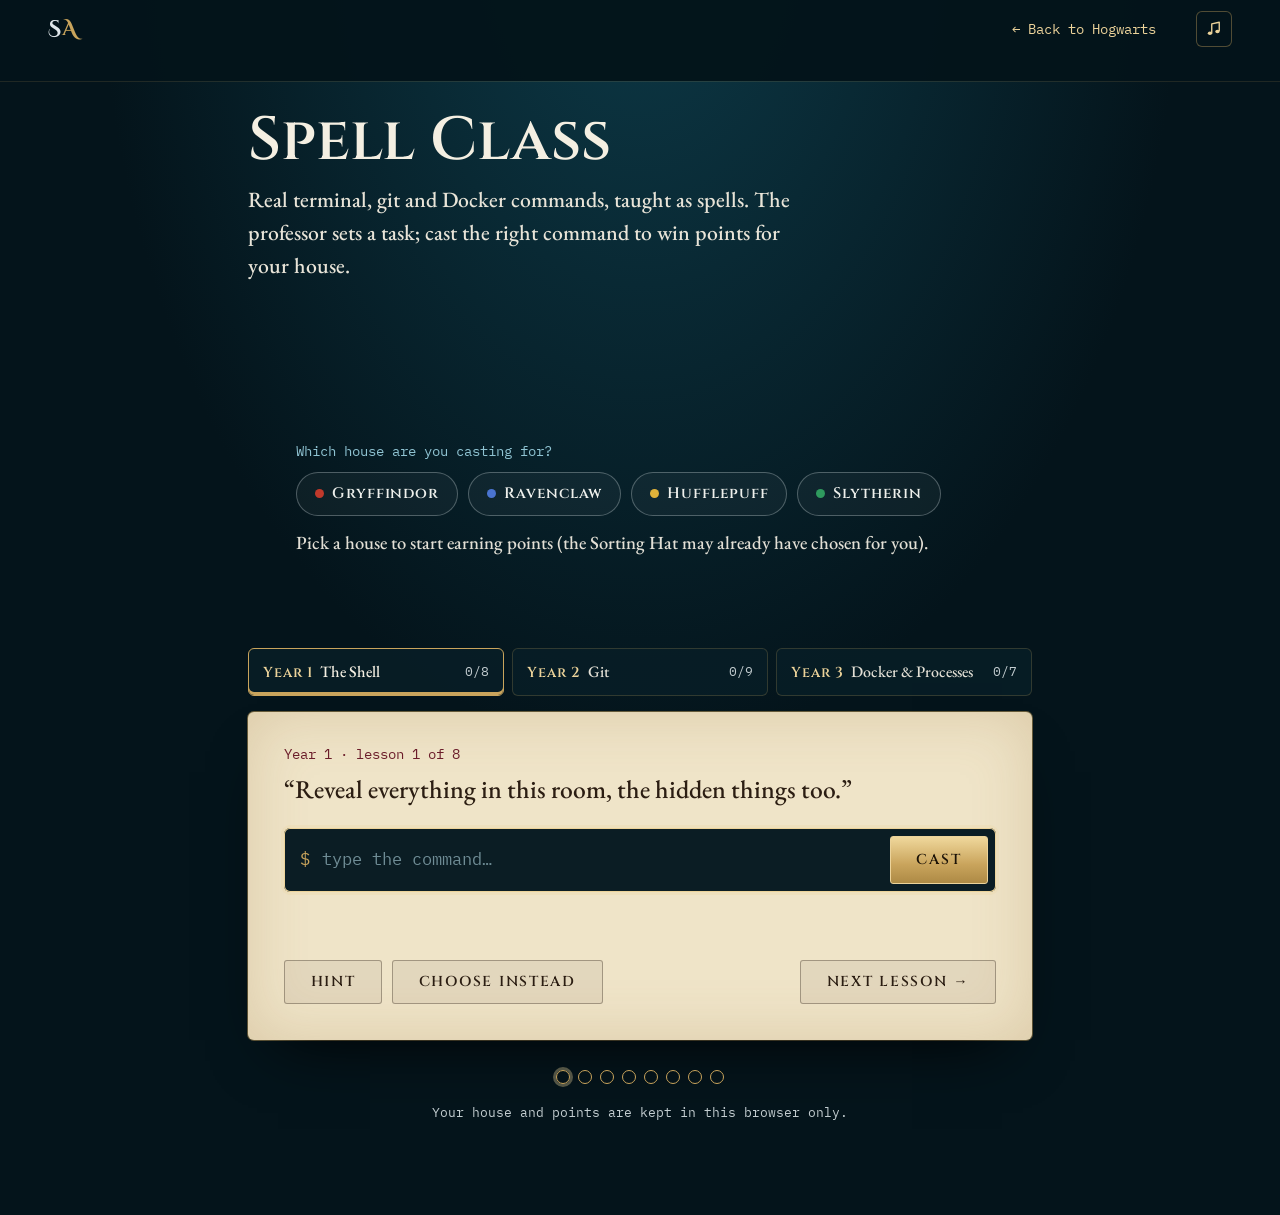
<file: spell-class.html>
<!doctype html>
<html lang="en">
<head>
<meta charset="utf-8">
<meta name="viewport" content="width=device-width, initial-scale=1">
<title>Spell Class · Saksham Agrawal</title>
<meta name="description" content="Learn real terminal, git and Docker commands as spells. Cast them right to win points for your house.">
<meta name="theme-color" content="#04141b">
<link rel="canonical" href="https://devsaksham.github.io/portfolius/spell-class">
<meta property="og:type" content="website">
<meta property="og:site_name" content="Portfolius">
<meta property="og:url" content="https://devsaksham.github.io/portfolius/spell-class">
<meta property="og:title" content="Spell Class · learn terminal, git and Docker as spells">
<meta property="og:description" content="Real terminal, git and Docker commands, taught as spells. Cast them right to win points for your house.">
<meta property="og:image" content="https://devsaksham.github.io/portfolius/assets/share.jpg">
<meta name="twitter:card" content="summary_large_image">
<link rel="icon" href="data:image/svg+xml,%3Csvg xmlns='http://www.w3.org/2000/svg' viewBox='0 0 64 64'%3E%3Crect width='64' height='64' rx='14' fill='%2304141b'/%3E%3Cpath d='M18 50 46 14' stroke='%236a4426' stroke-width='5' stroke-linecap='round'/%3E%3Ccircle cx='47' cy='13' r='5' fill='%23bfe8ff'/%3E%3C/svg%3E">
<link rel="preconnect" href="https://fonts.googleapis.com">
<link rel="preconnect" href="https://fonts.gstatic.com" crossorigin>
<link rel="preload" as="style" href="https://fonts.googleapis.com/css2?family=Cinzel+Decorative:wght@700&family=Cinzel:wght@400;500;600&family=EB+Garamond:ital,wght@0,400;0,500;0,600;1,400;1,500&family=IM+Fell+English:ital@0;1&family=IBM+Plex+Mono:wght@400&display=swap" onload="this.onload=null;this.rel='stylesheet'">
<noscript><link rel="stylesheet" href="https://fonts.googleapis.com/css2?family=Cinzel+Decorative:wght@700&family=Cinzel:wght@400;500;600&family=EB+Garamond:ital,wght@0,400;0,500;0,600;1,400;1,500&family=IM+Fell+English:ital@0;1&family=IBM+Plex+Mono:wght@400&display=swap"></noscript>
<link rel="stylesheet" href="styles.css?v=20261106c">
</head>
<body class="sc-page">
<header class="topbar scrolled">
  <a class="mono" href="./" aria-label="Saksham Agrawal, back to the portfolio">S<span>A</span></a>
  <a class="sc-back" href="./#spellbook">← Back to Hogwarts</a>
  <button class="music-btn" type="button" data-music aria-pressed="false" aria-label="Music" title="Music (M)"><svg class="note" viewBox="0 0 24 24" aria-hidden="true"><path d="M9 17.5V5.2l10-2.2v11.8" fill="none" stroke="currentColor" stroke-width="1.8" stroke-linejoin="round"/><ellipse cx="6.6" cy="17.6" rx="2.9" ry="2.3" fill="currentColor"/><ellipse cx="16.6" cy="15.2" rx="2.9" ry="2.3" fill="currentColor"/></svg><span class="eq" aria-hidden="true"><i></i><i></i><i></i><i></i></span></button>
</header>

<main class="sc" id="main">
  <header class="sc-head">
    <h1>Spell Class</h1>
    <p class="lede">Real terminal, git and Docker commands, taught as spells. The professor sets a task; cast the right command to win points for your house.</p>
  </header>

  <section class="sc-house" aria-label="Your house">
    <p class="sc-house-q">Which house are you casting for?</p>
    <div class="sc-houses" role="radiogroup" aria-label="House">
      <button type="button" role="radio" data-house="gryffindor">Gryffindor</button>
      <button type="button" role="radio" data-house="ravenclaw">Ravenclaw</button>
      <button type="button" role="radio" data-house="hufflepuff">Hufflepuff</button>
      <button type="button" role="radio" data-house="slytherin">Slytherin</button>
    </div>
    <p class="sc-points" aria-live="polite"></p>
  </section>

  <div class="sc-years" role="tablist" aria-label="Year"></div>

  <article class="sc-lesson" aria-live="off">
    <p class="sc-count"></p>
    <p class="sc-task"></p>
    <form class="sc-term" autocomplete="off">
      <label class="sr-only" for="sc-input">Your command</label>
      <span class="sc-prompt" aria-hidden="true">$</span>
      <input id="sc-input" type="text" spellcheck="false" autocapitalize="off" placeholder="type the command…">
      <button type="submit" class="btn btn-gold">Cast</button>
    </form>
    <div class="sc-choices" hidden></div>
    <div class="sc-result" role="status" aria-live="polite"></div>
    <div class="sc-tools">
      <button type="button" class="btn btn-ghost" data-act="hint">Hint</button>
      <button type="button" class="btn btn-ghost" data-act="mode">Choose instead</button>
      <button type="button" class="btn btn-ghost" data-act="next">Next lesson →</button>
    </div>
  </article>

  <ol class="sc-progress" aria-label="Lessons this year"></ol>
  <p class="sc-note">Your house and points are kept in this browser only.</p>
</main>

<script src="analytics.js?v=20261106b" defer></script>
<script src="music.js?v=20261106c" defer></script>
<script src="spell-class.js?v=20261106a" defer></script>
<!-- anonymous click analytics, my own CausalFunnel project (only on the live hosts; localhost sends nothing) -->
<script src="https://causalfunnel-analytics.netlify.app/tracker.js" data-hosts="devsaksham.github.io,sakshamagrawal.me,www.sakshamagrawal.me" data-strip-query defer></script>
</body>
</html>
</file>
<file: styles.css>
/* ===== Tokens ===== */
/* subset to the letters it draws ("Saksham Agrawal", "magical"): 27 KB -> 3.5 KB. Add letters with fontTools if it is used for new words. */
@font-face { font-family: "Harry P"; src: url("assets/HarryP-subset.woff") format("woff"); font-display: swap; }
:root {
  --midnight: #04141b;
  --ink: #082029;
  --teal: #0d3a48;
  --burgundy: #6b1d2a;
  --gold: #c9a45c;
  --gold-hi: #ecd39a;
  --silver: #dfe6ea;
  --parchment: #efe4c8;
  --quill: #2b1d12;
  --quill-soft: #5a4330;
  --text: #e8e4d8;
  --text-soft: #e2dfd5;
  --stone: #c3cdd0;
  --glow: 150, 210, 255;
  --gryffindor: #c0392b;
  --ravenclaw: #4a74d0;
  --hufflepuff: #e0b23a;
  --slytherin: #2f9a5e;

  --display: "Cinzel", Georgia, serif;
  --deco: "Cinzel Decorative", "Cinzel", Georgia, serif;
  --fell: "IM Fell English", Georgia, serif;
  --body: "EB Garamond", Georgia, serif;
  --mono: "IBM Plex Mono", ui-monospace, monospace;
  --gutter: clamp(16px, 4vw, 48px);
  --pad: clamp(84px, 10vw, 140px);
  --mx: -999px; --my: -999px;
  color-scheme: dark;
}

*, *::before, *::after { box-sizing: border-box; }
html { background: var(--midnight); scroll-behavior: smooth; -webkit-text-size-adjust: 100%; }
body { margin: 0; color: var(--text); font: 500 1.16rem/1.65 var(--body); overflow-x: hidden; overflow-x: clip; }
img, svg { display: block; max-width: 100%; }
a { color: var(--gold-hi); }
button { font: inherit; color: inherit; }
h1, h2, h3 { margin: 0; font-weight: 600; line-height: 1.15; }
p { margin: 0 0 1em; }
ul, ol { margin: 0; padding: 0; list-style: none; }

:focus-visible { outline: 2px solid var(--gold-hi); outline-offset: 3px; border-radius: 4px; }
.sr-only { position: absolute; width: 1px; height: 1px; overflow: hidden; clip: rect(0 0 0 0); white-space: nowrap; }
.skip { position: absolute; left: 12px; top: -60px; z-index: 100; background: var(--gold); color: var(--midnight); padding: 10px 14px; border-radius: 6px; }
.skip:focus { top: 12px; }

.eyebrow { font: 600 .8rem/1 var(--display); letter-spacing: .26em; text-transform: uppercase; color: var(--gold); margin: 0 0 .9rem; }
.kicker { font: .88rem/1.5 var(--mono); color: #8fc3d2; margin: 0 0 .7rem; min-height: 1.5em; }
.kicker .out { color: var(--gold-hi); margin-left: .6em; }
.js .kicker[data-cmd] .out { opacity: 0; transition: opacity .35s; }
.js .kicker[data-cmd].done .out { opacity: 1; }
.kicker.center { text-align: center; }
.lede { color: var(--text); max-width: 38rem; margin: .2rem 0 0; font: 500 clamp(1.2rem, 1.7vw, 1.4rem)/1.5 var(--body); text-wrap: pretty; }
.lede.center { margin: 0 auto 2.4rem; text-align: center; }
.tech { font: .88rem/1.6 var(--mono); color: var(--stone); margin: .7rem 0 0; }
.metric { font: 600 .98rem/1.3 var(--display); color: var(--gold-hi); margin: .6rem 0 0; letter-spacing: .04em; }

.btn {
  display: inline-flex; align-items: center; justify-content: center;
  min-height: 48px; padding: .75rem 1.6rem;
  font: 600 .9rem/1 var(--display); letter-spacing: .12em; text-transform: uppercase;
  text-decoration: none; border-radius: 3px; cursor: pointer;
  transition: transform .3s ease, box-shadow .3s ease, background-color .3s ease;
}
.btn-gold { color: #1d1408; border: 1px solid var(--gold-hi); background: linear-gradient(180deg, #f0d89c, #c9a45c 60%, #ad8a45); }
.btn-gold:hover { transform: translateY(-2px); box-shadow: 0 8px 28px rgba(201,164,92,.3); }
.btn-ghost { color: var(--silver); border: 1px solid rgba(223,230,234,.45); background: rgba(4,20,27,.55); }
.btn-ghost:hover { background: rgba(223,230,234,.1); transform: translateY(-2px); }
.btn-ink { color: var(--parchment); background: var(--quill); border: 1px solid var(--quill); }
.btn-ink:hover { background: var(--burgundy); }

/* ===== Wand + torch (desktop pointer) ===== */
.wand { display: none; }
@media (pointer: fine) {
  html.wand-on, html.wand-on * { cursor: none !important; }
  html.wand-on .wand { display: block; }
}
.wand { position: fixed; left: 0; top: 0; z-index: 90; width: 26px; height: 162px; pointer-events: none; transform-origin: 50% 2%; will-change: transform; filter: drop-shadow(2px 4px 4px rgba(0,0,0,.6)); }
.wand svg { width: 100%; height: 100%; overflow: visible; }
.wand .tip { fill: #f4fbff; transition: r .3s; }
.wand .halo { transform-box: fill-box; transform-origin: center; animation: halo 2.6s ease-in-out infinite alternate; transition: r .3s; }
.wand.hot .tip { r: 2.6; }
.wand.hot .halo { r: 11; }
@keyframes halo { from { opacity: .55; transform: scale(.85); } to { opacity: .95; transform: scale(1.08); } }
/* Background world: one faint, continuous illustrated layer that scrolls with the page (parallax by transform). */
.world-clip { position: absolute; left: 0; top: 0; width: 100%; z-index: 0; overflow: hidden; pointer-events: none; }
.world { position: absolute; left: 0; top: 0; width: 100%; pointer-events: none; color: #cfeeff; opacity: .14; will-change: transform; contain: strict; }
.world svg, .lamp-world svg { position: absolute; left: 50%; translate: -50% 0; overflow: visible; }
.world .corridor-line, .lamp-world .corridor-line { left: 0; translate: none; width: 100%; }
/* The wand's lamp: a fixed circle with a *static* mask, moved by transform; inside, a lit copy of the world is
   counter-translated so the faint ink beneath appears revealed. No repaint per frame. */
.lamp { position: fixed; left: 0; top: 0; z-index: 0; width: 460px; height: 460px; pointer-events: none; opacity: 0; transition: opacity .4s ease; will-change: transform;
  -webkit-mask: radial-gradient(circle closest-side, #000 0%, rgba(0,0,0,.55) 55%, transparent 100%); mask: radial-gradient(circle closest-side, #000 0%, rgba(0,0,0,.55) 55%, transparent 100%);
  background: radial-gradient(circle closest-side, rgba(150,210,255,.10), transparent 80%); overflow: hidden; }
html.wand-on .lamp, html.drift-on .lamp { opacity: 1; }
html.nox .lamp, html.nox .hero-lamp { opacity: 0 !important; }
.lamp-world { position: absolute; left: 0; top: 0; width: 100vw; color: #f4dfa8; opacity: .7; will-change: transform; }
main > section:not(.hero) { isolation: isolate; overflow-x: clip; background: var(--tint, transparent); }
#what-i-do { --tint: linear-gradient(180deg, transparent, rgba(13,58,72,.22) 50%, transparent); }
#room-of-requirement { --tint: radial-gradient(ellipse 80% 60% at 50% 30%, rgba(107,29,42,.2), transparent 70%); }
#sorting-hat { --tint: radial-gradient(ellipse 60% 70% at 30% 50%, rgba(201,164,92,.07), transparent 70%); }
#journey { --tint: linear-gradient(180deg, transparent, rgba(13,58,72,.18) 45%, transparent); }
#spellbook { --tint: radial-gradient(ellipse 70% 60% at 50% 45%, rgba(120,60,30,.14), transparent 70%); }
#records { --tint: linear-gradient(180deg, transparent, rgba(30,40,80,.2) 50%, transparent); }
#trophy-room { --tint: radial-gradient(ellipse 70% 60% at 50% 40%, rgba(201,164,92,.07), transparent 70%); }
#owl-post { --tint: radial-gradient(ellipse 60% 70% at 20% 50%, rgba(150,210,255,.06), transparent 70%); }
/* nothing animates in a section that is off screen (rain, cues, card pieces, the owl's blink...) */
main > section:not(.onscreen), main > section:not(.onscreen) *, main > section:not(.onscreen) *::before, main > section:not(.onscreen) *::after { animation-play-state: paused !important; }
/* ...except an open Daily Prophet, which can live inside a card */
main > section dialog[open], main > section dialog[open] * { animation-play-state: running !important; }

/* ===== Top bar ===== */
.topbar {
  position: fixed; inset: 0 0 auto; z-index: 50;
  display: flex; align-items: center; gap: 1.5rem;
  padding: .7rem var(--gutter) 34px;
  background: linear-gradient(180deg, rgba(4,20,27,.92), rgba(4,20,27,0));
  transition: background-color .4s ease, box-shadow .4s ease;
}
.topbar.scrolled { background: rgba(4,20,27,.96); box-shadow: 0 1px 0 rgba(201,164,92,.14); }
.mono { font: 700 1.3rem/1 var(--deco); color: var(--silver); text-decoration: none; letter-spacing: .04em; }
.mono span { color: var(--gold); }
.plainnav { display: flex; gap: 1.6rem; margin-left: auto; }
.plainnav a { font: 400 .84rem/1 var(--display); letter-spacing: .16em; text-transform: uppercase; color: #dbe0dd; text-decoration: none; padding: .7rem 0; position: relative; transition: color .3s; }
.plainnav a::after { content: ""; position: absolute; left: 0; right: 0; bottom: .3rem; height: 1px; background: var(--gold); transform: scaleX(0); transition: transform .35s ease; }
.plainnav a:hover::after, .plainnav a[aria-current]::after { transform: scaleX(1); }
.plainnav a[aria-current], .plainnav a:hover { color: var(--gold-hi); }
.menu-btn { display: none; margin-left: auto; min-height: 44px; padding: .4rem 1rem; border: 1px solid rgba(223,230,234,.4); border-radius: 999px; background: rgba(4,20,27,.6); font: 600 .8rem/1 var(--display); letter-spacing: .16em; text-transform: uppercase; cursor: pointer; }
@media (max-width: 860px) {
  .menu-btn { display: inline-flex; align-items: center; }
  .mono { margin-right: auto; }
  .plainnav {
    position: absolute; top: calc(100% - 26px); left: var(--gutter); right: var(--gutter); margin: 0;
    flex-direction: column; gap: 0; padding: 8px 18px; border-radius: 6px;
    background: rgba(6,28,36,.97); border: 1px solid rgba(201,164,92,.3);
    opacity: 0; visibility: hidden; transform: translateY(-6px); transition: opacity .3s, transform .3s, visibility .3s;
  }
  .plainnav.open { opacity: 1; visibility: visible; transform: none; }
  .plainnav a { padding: 14px 0; border-bottom: 1px solid rgba(201,164,92,.15); }
  .plainnav a:last-child { border-bottom: 0; }
}

#sparkles { position: fixed; inset: 0; width: 100%; height: 100%; pointer-events: none; z-index: 85; }

/* ===== Owl ===== */
.owl { width: 100%; height: 100%; overflow: visible; }
.owl .body { fill: #f6f3ec; }
.owl .wing-folded path { fill: #e7e2d6; }
.owl .wing-open { display: none; }
.owl .wing-open path:first-child { fill: #efebe2; }
.owl .spk { fill: none; stroke: #3d3833; stroke-width: 1.7; stroke-linecap: round; opacity: .6; }
.owl .disc { fill: none; stroke: #d8d2c5; stroke-width: 1.2; }
.owl .feet { stroke: #bdb5a5; stroke-width: 2.2; stroke-linecap: round; }
.owl .lid { fill: #f6f3ec; transform-box: fill-box; transform-origin: 50% 0; transform: scaleY(0); animation: blink 7s infinite; }
@keyframes blink { 0%, 94%, 100% { transform: scaleY(0); } 96% { transform: scaleY(1); } }
.flyer { position: fixed; left: 0; top: 0; z-index: 86; width: 60px; height: 60px; pointer-events: none; will-change: transform; display: none; }
.flyer.on { display: block; }
.flyer .wing-folded, .flyer .feet { display: none; }
.owl .carry { display: none; }
.flyer { overflow: visible; } .flyer .owl { overflow: visible; }
.flyer.errand .carry { display: inline; transform-box: view-box; transform-origin: 60px 114px; animation: carry-swing .7s ease-in-out infinite alternate; }
@keyframes carry-swing { from { transform: rotate(-9deg); } to { transform: rotate(9deg); } }
.flyer .wing-open { display: block; transform-box: fill-box; animation: flap .32s ease-in-out infinite alternate; }
.flyer .wl { transform-origin: 100% 40%; }
.flyer .wr { transform-origin: 0% 40%; }
@keyframes flap { from { transform: scaleY(1); } to { transform: scaleY(-.3); } }
.owl-slot.away { visibility: hidden; }
.perch-glow { position: absolute; pointer-events: none; opacity: 0; border-radius: 50%; background: radial-gradient(circle, rgba(255,248,222,.95), rgba(236,211,154,.5) 30%, rgba(191,230,255,.15) 55%, transparent 70%); }
.perch-spot > .perch-glow { left: -.25em; bottom: calc(.66em - 21px); width: 84px; height: 84px; translate: -50% 0; }
.window-spot > .perch-glow { inset: -25%; }

/* ===== Great Hall (hero) ===== */
.hero { position: relative; min-height: 100vh; min-height: 100svh; display: grid; place-items: start center; overflow: hidden; isolation: isolate; }
.scene { position: absolute; inset: 0; z-index: -1; background: radial-gradient(ellipse 75% 65% at 30% 22%, #0f4556 0%, #082c39 42%, var(--midnight) 88%); }
.moon {
  position: absolute; left: 28%; top: 8%; width: min(34vw, 460px); aspect-ratio: 1; translate: -50% 0; border-radius: 50%;
  background:
    radial-gradient(circle at 62% 58%, rgba(60,45,35,.18) 0 9%, transparent 10%),
    radial-gradient(circle at 38% 66%, rgba(60,45,35,.14) 0 6%, transparent 7%),
    radial-gradient(circle at 30% 36%, rgba(60,45,35,.12) 0 8%, transparent 9%),
    radial-gradient(circle at 45% 40%, #b8a189 0%, #8e7865 55%, #6b5a4d 100%);
  opacity: .5; filter: blur(.6px);
  box-shadow: 0 0 90px 30px rgba(190,160,130,.12);
}
.stars { position: absolute; inset: 0 0 40%; opacity: .55; will-change: opacity; background-image: radial-gradient(1px 1px at 30px 40px, #fff, transparent), radial-gradient(1px 1px at 160px 110px, #dff, transparent), radial-gradient(1.4px 1.4px at 260px 30px, #fff, transparent), radial-gradient(1px 1px at 380px 150px, #fff, transparent); background-size: 420px 220px; animation: twinkle 6s ease-in-out infinite alternate; }
@keyframes twinkle { from { opacity: .3; } to { opacity: .6; } }

.castle { position: absolute; left: 0; bottom: 0; width: 100%; height: 76%; }
.castle .keep { fill: #03151d; }
.castle .shade { fill: #010a0f; opacity: .7; }
.castle .arches { fill: #072835; }
.castle .detail { fill: none; stroke: #0e2f3b; stroke-width: 1.2; vector-effect: non-scaling-stroke; }
.castle .win { fill: #e9a24a; opacity: .72; }
.hero-lamp { position: absolute; left: 0; top: 0; width: 520px; height: 520px; pointer-events: none; overflow: hidden; opacity: 0; transition: opacity .4s ease; will-change: transform;
  -webkit-mask: radial-gradient(circle closest-side, #000 0%, rgba(0,0,0,.5) 50%, transparent 100%); mask: radial-gradient(circle closest-side, #000 0%, rgba(0,0,0,.5) 50%, transparent 100%); }
html.wand-on .hero-lamp, html.drift-on .hero-lamp { opacity: 1; }
.hero-lamp-in { position: absolute; left: 0; top: 0; will-change: transform; }
.castle-lit { pointer-events: none; }
.castle-lit .keep { fill: url(#stone); stroke: rgba(190,230,250,.55); stroke-width: 1.2; vector-effect: non-scaling-stroke; }
.castle-lit .shade { fill: #04141b; opacity: .55; }
.castle-lit .arches { fill: #0d3c4c; }
.castle-lit .detail { stroke: rgba(170,220,240,.55); }
.castle-lit .win { fill: #ffd27f; opacity: 1; animation: none; }
.rain {
  position: absolute; left: -40px; right: 0; top: -240px; bottom: 0; opacity: .45; pointer-events: none; will-change: transform;
  background: url("data:image/svg+xml,%3Csvg xmlns='http://www.w3.org/2000/svg' width='240' height='240' stroke='%23cfe8f5' stroke-opacity='.35' stroke-width='1'%3E%3Cpath d='M20 10l-3 16M70 60l-3 16M130 20l-3 16M190 90l-3 16M40 140l-3 16M100 120l-3 16M160 180l-3 16M220 30l-3 16M10 200l-3 16M120 210l-3 16M200 150l-3 16M80 180l-3 16'/%3E%3C/svg%3E") 0 0 / 240px 240px;
  animation: rain .7s linear infinite;
}
@keyframes rain { to { transform: translate3d(40px, 240px, 0); } }
.mist { position: absolute; left: 0; right: 0; bottom: 0; height: 30%; background: linear-gradient(180deg, transparent, rgba(4,20,27,.6) 55%, var(--midnight)); }

.hero-copy { position: relative; text-align: center; padding: clamp(110px, 20vh, 200px) var(--gutter) 0; max-width: 76rem; }
.hero-copy::before { content: ""; position: absolute; inset: 10% -6% -10%; z-index: -1; background: radial-gradient(ellipse 50% 50% at 50% 50%, rgba(2,12,17,.72), transparent 75%); pointer-events: none; }
.inscription {
  font: 400 clamp(3.6rem, 11vw, 9rem)/.95 "Harry P", var(--display); letter-spacing: .03em; color: #e9eff2;
}
/* silver, like the film titles */
.hp-name {
  display: inline-block; padding: 0 .06em; color: transparent;
  background: linear-gradient(180deg, #ffffff 0%, #e6edf0 30%, #9fb0b8 48%, #5d6f78 52%, #c9d4d9 66%, #f4f7f8 82%, #a9b8bf 100%);
  -webkit-background-clip: text; background-clip: text;
  filter: drop-shadow(0 1px 0 rgba(255,255,255,.35)) drop-shadow(0 3px 0 rgba(10,20,26,.9)) drop-shadow(0 8px 18px rgba(0,0,0,.8)) drop-shadow(0 0 30px rgba(var(--glow), .2));
}
.role { font: 400 clamp(.95rem, 1.5vw, 1.1rem)/1.4 var(--mono); letter-spacing: .08em; color: var(--gold-hi); margin: 1.1rem 0 0; text-shadow: 0 1px 8px #000; }
.follow { position: absolute; bottom: 26px; left: 50%; translate: -50% 0; display: flex; flex-direction: column; align-items: center; gap: 8px; text-decoration: none; font: italic 1rem/1 var(--fell); color: var(--gold-hi); }
.ff { display: flex; gap: 6px; height: 30px; }
.ff svg { width: 9px; height: 18px; fill: var(--gold); transform: rotate(180deg); animation: step-cue 2.4s ease-in-out infinite; }
.ff svg:last-child { margin-top: 12px; animation-delay: 1.2s; }
@keyframes step-cue { 0%, 100% { opacity: .2; } 40% { opacity: .9; } }

/* ===== Section frame + guiding footsteps ===== */
main > section:not(.hero) { padding: var(--pad) var(--gutter) calc(var(--pad) * .5); position: relative; }
.sec-head { position: relative; max-width: 1180px; margin: 0 auto clamp(32px, 5vw, 56px); }
.sec-head::before { content: ""; position: absolute; inset: -30px -60px -30px -60px; z-index: -1; pointer-events: none; background: radial-gradient(ellipse 45% 60% at 30% 50%, rgba(2,12,17,.6), transparent 75%); }
.sec-head h2, .post h2, .hat-text h2 { font: 600 clamp(2rem, 5vw, 3.4rem)/1.08 var(--display); color: #f4efe2; margin-bottom: .8rem; }
/* Marauder's-Map walker along the top */
.walker { position: fixed; left: var(--gutter); right: var(--gutter); top: 58px; height: 26px; z-index: 51; pointer-events: none; }
.corridor { position: absolute; left: 0; right: 0; top: 12px; border-top: 1px dashed rgba(217,196,143,.22); }
.corridor i { position: absolute; top: -3px; width: 5px; height: 5px; margin-left: -2.5px; border-radius: 50%; background: rgba(217,196,143,.45); }
.prints svg { position: absolute; left: 0; top: 0; width: 8px; height: 16px; max-width: none; fill: #d9c48f; margin: -8px 0 0 -4px; opacity: 0; will-change: transform, opacity; }
.tag {
  position: absolute; top: 12px; left: 0; translate: 0 -50%; white-space: nowrap; will-change: transform;
  padding: 3px 12px; font: italic .82rem/1.2 var(--fell); color: #3e2714;
  background: #e6d5a8; border: 1px solid rgba(74,46,23,.45);
  clip-path: polygon(0 0, 100% 0, calc(100% - 6px) 50%, 100% 100%, 0 100%, 6px 50%);
  opacity: .6; transition: opacity .5s ease;
}
.tag b { font-weight: 400; }
.tag .room { color: #6b4a2a; font-size: .74rem; }
.tag .room::before { content: "· "; }
.walker.moving .tag { opacity: 1; }

/* The owl perches on the heading you're reading */
.perch-spot { display: inline-block; position: relative; width: 0; height: 0; vertical-align: baseline; }
.perch-spot > .owl-slot { position: absolute; left: -.25em; bottom: .66em; width: 42px; height: 42px; translate: -50% 0; }
.window-spot { display: block; position: absolute; left: 50%; bottom: calc(20% + 6px); width: 50%; aspect-ratio: 1; translate: -50% 0; }
.window-spot > .owl-slot { position: absolute; inset: 0; width: 100%; height: 100%; translate: none; left: 0; bottom: 0; }

/* Two-way reveals: rise from below when scrolling down, drop from above when scrolling up; re-arm once fully off-screen */
.js .rv { opacity: 0; transform: translateY(14px); transition: opacity .6s ease, transform .6s ease; }
html.js[data-dir="up"] .rv:not(.in) { transform: translateY(-14px); }
.js .rv.in { opacity: 1; transform: none; }

/* ===== What I do ===== */
.band .band-title { text-align: center; font: 600 clamp(2rem, 5vw, 3.4rem)/1.08 var(--display); color: #f4efe2; margin: 0 0 .8rem; }
.plaques { max-width: 1180px; margin: 0 auto; display: grid; grid-template-columns: repeat(4, 1fr); gap: 18px; }
.plaques li { padding: 28px 24px; border-radius: 4px; background: rgba(8,34,44,.82); border: 1px solid rgba(201,164,92,.22); transition: border-color .4s, transform .4s; }
.plaques li:hover { border-color: rgba(236,211,154,.6); transform: translateY(-3px); }
.rune { display: block; font-size: 1.9rem; color: var(--gold); margin-bottom: 12px; }
.plaques h3 { font: 600 1.18rem/1.2 var(--display); color: #f4efe2; margin-bottom: 8px; }
.plaques p { font-size: 1.08rem; color: var(--text-soft); margin: 0; }
@media (max-width: 960px) { .plaques { grid-template-columns: 1fr 1fr; } }
@media (max-width: 540px) { .plaques { grid-template-columns: 1fr; } }

/* ===== Room of Requirement ===== */
.artefacts { max-width: 1180px; margin: 0 auto; display: grid; grid-template-columns: repeat(auto-fit, minmax(min(100%, 320px), 1fr)); gap: 24px; }
.artefact { height: 100%; position: relative; padding: 28px 26px 26px; border-radius: 6px; background: rgba(8,34,44,.85); border: 1px solid rgba(201,164,92,.24); transition: transform .45s ease, border-color .45s ease, box-shadow .45s ease; }
.artefact:hover, .artefact:focus-within { transform: translateY(-6px); border-color: rgba(236,211,154,.6); box-shadow: 0 24px 50px -24px rgba(0,0,0,.9); }
/* One custom artefact per project */
.piece { display: block; height: 64px; margin: 30px 0 18px; color: var(--gold); }
.pipeline { width: 100%; max-width: 280px; }
.pipeline .nodes rect, .pipeline .rail { fill: none; stroke: rgba(201,164,92,.55); stroke-width: 1.2; }
.pipeline .rail { stroke-dasharray: 3 3; }
.pipeline .lbl text { fill: #e6d9b8; stroke: none; font: italic 11px var(--fell); text-anchor: middle; }
.pipeline .pulse { fill: rgba(236,211,154,.12); stroke: var(--gold-hi); stroke-width: 1.4; animation: hop 4.8s ease-in-out infinite; }
@keyframes hop { 0%, 18% { transform: translateX(0); } 25%, 43% { transform: translateX(68px); } 50%, 68% { transform: translateX(136px); } 75%, 93% { transform: translateX(204px); } 100% { transform: translateX(0); } }
.wave { display: flex; align-items: center; gap: 3px; position: relative; max-width: 240px; }
.wave i { flex: 1; height: var(--h); max-height: 100%; border-radius: 2px; background: linear-gradient(var(--gold-hi), rgba(201,164,92,.35)); transform-origin: center; animation: vu 1.2s ease-in-out infinite alternate; animation-delay: var(--d); }
@keyframes vu { from { transform: scaleY(.25); } to { transform: scaleY(1); } }
.wave span { position: absolute; right: 0; bottom: -16px; font: .62rem/1 var(--mono); color: var(--stone); letter-spacing: .06em; }
.orb { display: flex; align-items: center; gap: 16px; }
.orb svg { width: 64px; height: 64px; flex: none; }
.orb .ball { fill: rgba(150,210,255,.08); stroke: rgba(201,164,92,.6); }
.orb .stand { fill: none; stroke: var(--gold); stroke-width: 1.4; }
.orb .seq circle { fill: #dff4ff; opacity: 0; animation: seq 4s ease-in-out infinite; }
.orb .seq circle:nth-child(2) { animation-delay: .4s; } .orb .seq circle:nth-child(3) { animation-delay: .8s; }
.orb .seq .next { fill: var(--gold-hi); animation-delay: 1.4s; }
@keyframes seq { 0%, 5% { opacity: 0; } 15%, 80% { opacity: .9; } 100% { opacity: 0; } }
.orb .bars { flex: 1; display: grid; gap: 8px; max-width: 180px; }
.orb .bars span { position: relative; display: block; padding-bottom: 6px; font: .68rem/1 var(--mono); color: var(--text-soft); }
.orb .bars span b { font-weight: 400; color: var(--gold); }
.orb .bars span::before, .orb .bars span::after { content: ""; position: absolute; left: 0; bottom: 0; height: 3px; border-radius: 2px; }
.orb .bars span::before { right: 0; background: rgba(201,164,92,.18); }
.orb .bars span::after { width: 0; background: var(--gold-hi); transition: width 1.4s ease .3s; }
.rv.in .orb .bars span::after, html:not(.js) .orb .bars span::after { width: var(--v); }
.rocket-pad { position: relative; z-index: 1; width: 64px; padding: 0; border: 0; background: none; cursor: pointer; border-radius: 8px; }
.rocket { width: 32px; height: 64px; margin: 0 auto; overflow: visible; filter: drop-shadow(0 0 8px rgba(201,164,92,.35)); transition: transform .4s ease; }
.rocket-pad:hover .rocket { transform: translateY(-3px); }
.rocket .flame { fill: #ffd27f; opacity: 0; transform-box: fill-box; transform-origin: 50% 0; }
.rocket.launch { animation: launch 1.2s cubic-bezier(.5,0,.8,.4) forwards; }
.rocket.launch .flame { opacity: 1; animation: burn .12s linear infinite alternate; }
.rocket.return { animation: touchdown .9s ease-out; }
@keyframes launch { 0% { transform: translateY(0); } 15% { transform: translateY(4px); } 100% { transform: translateY(-460px) scale(.7); opacity: 0; } }
@keyframes burn { from { transform: scaleY(.8); } to { transform: scaleY(1.25); } }
@keyframes touchdown { from { transform: translateY(24px); opacity: 0; } to { transform: none; opacity: 1; } }
.drawer { position: relative; width: 150px; }
.drawer .front { position: absolute; left: 0; right: 0; bottom: 0; height: 34px; border-radius: 3px; background: linear-gradient(#5a3a22, #3b2414); border: 1px solid rgba(201,164,92,.45); }
.drawer .pull { position: absolute; left: 50%; top: 12px; width: 34px; height: 8px; margin-left: -17px; border: 1px solid var(--gold); border-radius: 0 0 8px 8px; border-top: 0; }
.drawer .cat-card { position: absolute; left: 14px; right: 14px; bottom: 14px; height: 40px; border-radius: 2px; background: var(--parchment); transition: transform .5s ease; display: grid; place-items: center; }
.drawer .cat-card b, .drawer .cat-card i { grid-area: 1 / 1; font: 600 .66rem/1 var(--display); letter-spacing: .18em; text-transform: uppercase; color: var(--burgundy); border: 1.5px solid var(--burgundy); padding: 3px 6px; transform: rotate(-6deg); animation: stamp 5s infinite; }
.drawer .cat-card i { font-style: normal; color: #2f6b45; border-color: #2f6b45; animation-delay: 2.5s; }
@keyframes stamp { 0%, 45% { opacity: 1; } 50%, 95% { opacity: 0; } 100% { opacity: 1; } }
.artefact:hover .drawer .cat-card, .artefact:focus-within .drawer .cat-card { transform: translateY(-16px); }

/* System diagram in each dossier */
.flow-h { margin-top: 28px !important; }
.flow { display: flex; align-items: center; gap: 10px; flex-wrap: wrap; }
.flow .col { display: flex; flex-direction: column; gap: 6px; }
.flow .col span { padding: 8px 12px; border: 1px solid rgba(43,29,18,.55); border-radius: 3px; background: rgba(255,255,255,.35); font: italic 1rem/1.25 var(--fell); text-align: center; }
.flow small { font: .8rem/1.3 var(--mono); color: var(--quill-soft); font-style: normal; }
.flow .arr { font-style: normal; color: var(--burgundy); font-size: 1.2rem; }
.flow-note { margin-top: 10px; font: .8rem/1.5 var(--mono); color: var(--quill-soft); }
@media (max-width: 680px) { .flow { flex-direction: column; align-items: stretch; } .flow .arr { text-align: center; transform: rotate(90deg); } }
.badge { position: absolute; top: 24px; right: 22px; font: 600 .7rem/1 var(--display); letter-spacing: .14em; text-transform: uppercase; color: var(--gold-hi); border: 1px solid rgba(201,164,92,.5); padding: 6px 9px; border-radius: 2px; }
.badge.live { color: #a8e6b8; border-color: rgba(120,210,150,.5); }
.badge.live::before { content: ""; display: inline-block; width: 6px; height: 6px; margin-right: 6px; border-radius: 50%; background: #6fdc8c; vertical-align: 1px; }
.artefact h3 { font: 600 1.45rem/1.2 var(--display); color: #f6f1e4; margin-bottom: 10px; padding-right: 6.5rem; }
.artefact p { font-size: 1.07rem; color: var(--text-soft); margin: 0; }
.card-actions { display: flex; align-items: center; gap: 22px; flex-wrap: wrap; margin-top: 18px; }
.open-cue { background: none; border: 0; padding: 8px 0; min-height: 44px; cursor: pointer; font: italic 1.08rem/1 var(--fell); color: var(--gold-hi); text-decoration: underline; text-decoration-color: rgba(201,164,92,.5); text-underline-offset: 5px; }
.open-cue::before { content: ""; position: absolute; inset: 0; border-radius: 6px; }
.artefact .primary { position: relative; z-index: 1; padding: 8px 0; font: 600 .8rem/1 var(--display); letter-spacing: .14em; text-transform: uppercase; color: var(--gold-hi); text-decoration: none; border-bottom: 1px solid var(--gold); }
.artefact .primary:hover { color: #fff; }

/* CausalFunnel: a click heatmap */
.heat { position: relative; display: grid; grid-template-columns: repeat(14, 1fr); gap: 6px 5px; align-content: center; }
.heat i { aspect-ratio: 1; border-radius: 50%; background: var(--gold-hi); }
.heat i.hot { box-shadow: 0 0 8px rgba(255,190,90,.9); background: #ffd27f; }
.heat b { position: absolute; width: 12px; height: 12px; margin: -6px 0 0 -6px; border-radius: 50%; border: 1px solid #fff2cf; animation: ripple 2.4s ease-out infinite; }
@keyframes ripple { from { transform: scale(.4); opacity: 1; } to { transform: scale(3.2); opacity: 0; } }
.heat span, .bars span { position: absolute; right: 0; bottom: -16px; font: .62rem/1 var(--mono); color: var(--stone); letter-spacing: .06em; }
/* DealerOS: monthly demand bars, the festive month, next month's forecast */
.bars { position: relative; display: flex; align-items: flex-end; gap: 5px; }
.bars i { flex: 1; border-radius: 2px 2px 0 0; background: linear-gradient(rgba(236,211,154,.7), rgba(201,164,92,.25)); transform-origin: 50% 100%; transition: transform .5s ease; }
.bars i.fest { background: linear-gradient(#ffd27f, #c9a45c); box-shadow: 0 0 10px rgba(255,190,90,.5); }
.bars i.fc { background: none; border: 1px dashed var(--gold-hi); border-bottom: 0; }
.artefact:hover .bars i, .artefact:focus-within .bars i { transform: scaleY(1.06); }
/* this portfolio: the castle, two windows twinkling */
.minic { width: 100%; }
.minic use { fill: rgba(201,164,92,.55); }
.minic .tw { fill: #ffd27f; animation: twinkle-win 2.8s ease-in-out infinite; }
.minic .t2 { animation-delay: -1.4s; }
@keyframes twinkle-win { 50% { opacity: .25; } }

/* Dossiers */
dialog { padding: 0; border: 0; }
dialog::backdrop { background: rgba(2,10,14,.78); }
.prophet {
  width: min(960px, calc(100vw - 24px)); max-height: calc(100dvh - 32px); overflow: auto;
  color: #241a10; border-radius: 2px;
  background: radial-gradient(ellipse at 20% 10%, rgba(255,250,235,.55), transparent 55%), radial-gradient(ellipse at 85% 90%, rgba(150,110,50,.18), transparent 60%), linear-gradient(#ece2c6, #e3d6b4);
  box-shadow: 0 30px 80px rgba(0,0,0,.7); padding: clamp(22px, 4vw, 44px);
}
.prophet[open] { animation: rise .35s ease-out; }
@keyframes rise { from { opacity: 0; } to { opacity: 1; } } /* opacity only: a transform would trap the fixed wand inside the dialog */
.prophet .x { position: absolute; top: 10px; right: 10px; width: 44px; height: 44px; border: 0; background: none; font-size: 1.2rem; color: var(--quill); cursor: pointer; border-radius: 50%; }
.prophet .x:hover { background: rgba(43,29,18,.1); }
.np-head { text-align: center; margin-bottom: 18px; }
.np-ears { display: flex; justify-content: space-between; margin: 0 0 6px; font: italic .9rem/1 "Old Standard TT", var(--body); color: #4a3826; }
.masthead { font: 400 clamp(2.4rem, 7vw, 4.4rem)/1 "UnifrakturMaguntia", var(--deco); margin: 0; padding: 8px 0 10px; border-top: 3px solid #241a10; }
.np-date { display: flex; justify-content: space-between; gap: 10px; flex-wrap: wrap; margin: 0; padding: 6px 2px; border-top: 1px solid #241a10; border-bottom: 3px double #241a10;
  font: 400 .82rem/1.2 "Old Standard TT", var(--body); letter-spacing: .08em; text-transform: uppercase; }
.prophet .np-hl { font: 700 clamp(1.9rem, 4.6vw, 3.1rem)/1.02 "Old Standard TT", Georgia, serif; text-align: center; letter-spacing: -.01em; margin: 6px 0 10px; text-wrap: balance; }
.deck { font: italic 400 1.22rem/1.45 "Old Standard TT", var(--body); text-align: center; max-width: 42rem; margin: 0 auto 10px; color: #3a2a1a; text-wrap: balance; }
.byline { text-align: center; margin: 0 0 18px; padding-bottom: 12px; border-bottom: 1px solid rgba(36,26,16,.45); font: .8rem/1 "Old Standard TT", var(--body); letter-spacing: .14em; text-transform: uppercase; color: #4a3826; }
.np-body { columns: 3 15rem; column-gap: 28px; column-rule: 1px solid rgba(36,26,16,.3); font: 400 1.04rem/1.5 var(--body); text-align: justify; hyphens: auto; }
.np-body p { margin: 0 0 .8em; }
.np-body .lead { font-size: 1.1rem; }
.np-body .lead::first-letter { float: left; font: 700 3.6em/.82 "Old Standard TT", Georgia, serif; padding: 4px 8px 0 0; color: #241a10; }
.np-box { break-inside: avoid; margin: 0 0 1em; padding: 14px 16px; border: 1px solid #241a10; box-shadow: inset 0 0 0 3px #e7dcbd, inset 0 0 0 4px rgba(36,26,16,.5); text-align: left; }
.np-box ul li { font-size: .98rem; }
.np-fig { margin: 18px 0 0; padding: 16px; border: 1px solid rgba(36,26,16,.45); background: rgba(255,255,255,.18); }
.np-fig figcaption { margin-top: 12px; font: italic .92rem/1.4 "Old Standard TT", var(--body); color: #4a3826; text-align: center; }
.prophet h3 { font: 700 .82rem/1 "Old Standard TT", var(--body); letter-spacing: .16em; text-transform: uppercase; margin: 0 0 10px; color: var(--burgundy); }
.prophet h3:not(:first-child) { margin-top: 22px; }
.prophet ul li { padding-left: 1.1em; position: relative; margin-bottom: .45em; }
.prophet ul li::before { content: "✦"; position: absolute; left: 0; color: var(--burgundy); font-size: .7em; top: .4em; }
.prophet .tech { color: var(--quill-soft); }
.prophet .metric { color: var(--burgundy); }
.prophet .links { margin: 16px 0 0; }

/* ===== Sorting Hat ===== */
.hat-sec { display: flex; align-items: center; justify-content: center; gap: clamp(24px, 6vw, 80px); flex-wrap: wrap; }
.hat-stage { display: grid; justify-items: center; gap: 10px; }
.hat { transition: transform .35s ease; }
.banner { width: 180px; height: 0; overflow: hidden; transition: height .6s cubic-bezier(.3,.8,.3,1); }
.banner span { display: block; height: 70px; padding-top: 18px; text-align: center; font: 700 1.1rem/1 var(--deco); letter-spacing: .06em; color: #fff4d8;
  background: linear-gradient(90deg, rgba(0,0,0,.2), transparent 20% 80%, rgba(0,0,0,.2)), var(--house, var(--gold));
  clip-path: polygon(0 0, 100% 0, 100% 100%, 50% 78%, 0 100%); box-shadow: inset 0 0 0 3px rgba(255,240,200,.25); }
.hat-sec[data-house] .banner { height: 70px; }
.hat-q { margin: 6px 0 14px; }
.q-count { font: .78rem/1 var(--mono); color: #7fb7c8; margin-bottom: 8px; }
.q { font: 600 1.25rem/1.35 var(--display); color: #f4efe2; margin-bottom: 12px; }
.answers { display: grid; grid-template-columns: 1fr 1fr; gap: 10px; }
.answers button { min-height: 52px; padding: 10px 14px; text-align: left; border-radius: 4px; border: 1px solid rgba(201,164,92,.35); background: rgba(8,34,44,.85); color: var(--text); font: italic 1.05rem/1.3 var(--fell); cursor: pointer; transition: border-color .3s, transform .3s, background-color .3s; }
.answers button:hover, .answers button:focus-visible { border-color: var(--gold-hi); transform: translateY(-2px); background: rgba(201,164,92,.12); }
.hat-actions { display: flex; gap: 12px; flex-wrap: wrap; }
@media (max-width: 560px) { .answers { grid-template-columns: 1fr; } }
.hat { width: clamp(180px, 26vw, 260px); background: none; border: 0; padding: 0; cursor: pointer; border-radius: 50%; }
.hat .frames { position: relative; aspect-ratio: 400 / 381; filter: drop-shadow(0 18px 24px rgba(0,0,0,.6)); transition: filter .6s, transform .4s; transform-origin: 50% 90%; }
.hat .f { position: absolute; inset: 0; width: 100%; height: 100%; opacity: 0; pointer-events: none; transition: opacity .35s ease; }
.hat .f-idle { opacity: 1; }
.hat-sec[data-house] .hat .f-idle { opacity: 0; }
.hat-sec[data-house] .hat .f-happy { opacity: 1; }
/* talking: main.js steps data-f through talk / excited / happy while the hat speaks; each frame crossfades into the next */
.hat-sec .hat:not(.thinking)[data-f] .f { opacity: 0; transition-duration: .2s; }
.hat-sec .hat:not(.thinking)[data-f="talk"] .f-talk,
.hat-sec .hat:not(.thinking)[data-f="excited"] .f-excited,
.hat-sec .hat:not(.thinking)[data-f="happy"] .f-happy { opacity: 1; }
.hat.speaking:not(.thinking) .frames { animation: chatter .46s ease-in-out infinite alternate; }
@keyframes chatter { from { transform: translateY(0) rotate(-.8deg) scale(1); } to { transform: translateY(-3px) rotate(.8deg) scale(1.012); } }
/* thinking (approved): squint frame plus the rock-and-bob */
.hat-sec .hat.thinking .f { opacity: 0; }
.hat-sec .hat.thinking .f-think { opacity: 1; }
.hat:hover .frames { transform: rotate(-3deg); }
.hat.thinking .frames { animation: ponder .5s ease-in-out infinite alternate; }
@keyframes ponder { from { transform: rotate(-6deg) translateY(0); } to { transform: rotate(6deg) translateY(-6px); } }
.hat-sec[data-house] .hat .frames { filter: drop-shadow(0 18px 24px rgba(0,0,0,.6)) drop-shadow(0 0 30px var(--house)); }
.hat-sec[data-house="gryffindor"] { --house: var(--gryffindor); }
.hat-sec[data-house="ravenclaw"] { --house: var(--ravenclaw); }
.hat-sec[data-house="hufflepuff"] { --house: var(--hufflepuff); }
.hat-sec[data-house="slytherin"] { --house: var(--slytherin); }
.hat-sec[data-house="all"] { --house: var(--gold); }
.hat-text { max-width: 38rem; }
.say { font: italic 1.35rem/1.5 var(--fell); color: #efe9da; min-height: 4.6em; }
.say .verdict { display: block; margin-top: .4em; font: 700 1.6rem/1.1 var(--deco); font-style: normal; color: var(--house, var(--gold-hi)); text-shadow: 0 0 18px var(--house, transparent); filter: brightness(1.35); }
.hint-inline { display: block; font-size: 1rem; color: var(--stone); margin-top: .4em; }

/* ===== Wizarding Journey ===== */
.diary { max-width: 900px; margin: 0 auto; position: relative; padding-left: 34px; }
.diary::before { content: ""; position: absolute; left: 13px; top: 8px; bottom: 8px; width: 0; border-left: 1px dashed rgba(217,196,143,.45); }
.entry {
  position: relative; margin-bottom: 26px; padding: 26px clamp(20px, 3vw, 34px);
  color: var(--quill); border-radius: 2px; background: var(--parchment);
  box-shadow: 0 18px 40px -18px rgba(0,0,0,.8), inset 0 0 50px rgba(150,110,50,.18);
}
.entry::before { content: ""; position: absolute; left: -31px; top: 26px; width: 16px; height: 20px; background: url("data:image/svg+xml,%3Csvg xmlns='http://www.w3.org/2000/svg' viewBox='0 0 32 40' fill='%23d9c48f'%3E%3Cellipse cx='9' cy='9' rx='5' ry='8'/%3E%3Cellipse cx='9' cy='24' rx='3.6' ry='4.4'/%3E%3Cellipse cx='23' cy='17' rx='5' ry='8'/%3E%3Cellipse cx='23' cy='32' rx='3.6' ry='4.4'/%3E%3C/svg%3E") center / contain no-repeat; }
.entry.award { background-color: #f4e8c6; outline: 1px solid rgba(107,29,42,.35); outline-offset: -8px; }
.entry time { font: 600 .76rem/1 var(--display); letter-spacing: .18em; text-transform: uppercase; color: var(--burgundy); }
.entry h3 { font: 600 1.42rem/1.25 var(--display); margin: 10px 0 12px; }
.entry h3 span { font: italic 400 1.2rem/1.25 var(--fell); color: var(--quill-soft); }
.entry ul li { position: relative; padding-left: 1.2em; margin-bottom: .45em; font-size: 1.1rem; }
.entry ul li::before { content: "~"; position: absolute; left: 0; color: var(--burgundy); }
.entry .tech { color: var(--quill-soft); }
.quill-link { display: inline-block; margin-top: 10px; font: italic 1.08rem/1 var(--fell); color: var(--burgundy); }

/* ===== Spellbook: four spell cards ===== */
.spells { max-width: 1180px; margin: 0 auto; display: grid; grid-template-columns: repeat(2, minmax(0, 1fr)); gap: 22px; }
.spell { position: relative; padding: 0 26px 24px; border-radius: 6px; overflow: hidden; background: rgba(8,30,39,.9); border: 1px solid rgba(201,164,92,.28); box-shadow: 0 24px 50px -30px rgba(0,0,0,.9); }
.spine { display: flex; align-items: center; gap: 14px; margin: 0 -26px 18px; padding: 14px 26px; background: linear-gradient(90deg, #4a1620, #6b1d2a 60%, #4a1620); border-bottom: 1px solid rgba(201,164,92,.55); box-shadow: inset 0 -3px 0 rgba(0,0,0,.25); }
.spine .num { display: grid; place-items: center; min-width: 36px; height: 36px; padding: 0 6px; border: 1px solid var(--gold); border-radius: 50%; font: 600 .9rem/1 var(--display); color: var(--gold-hi); }
.spine h3 { font: 600 1.35rem/1.2 var(--display); color: #f6eedb; letter-spacing: .04em; }
.spell-blurb { color: var(--text-soft); font-size: 1.08rem; margin: 0 0 16px; }
.chips { display: flex; flex-wrap: wrap; gap: 8px; }
.chips li { padding: 6px 14px; border-radius: 999px; font: 500 1.05rem/1.3 var(--body); color: #eef0ec; background: rgba(255,255,255,.05); border: 1px solid rgba(195,205,208,.3); }
.chips li.used { color: #fff4d6; border-color: var(--gold); background: rgba(201,164,92,.14); }
.chips li.used::before { content: ""; display: inline-block; width: 7px; height: 7px; margin: 0 8px 2px 0; border-radius: 50%; background: var(--gold-hi); box-shadow: 0 0 8px rgba(236,211,154,.8); }
.gold-dot { display: inline-block; flex: none; width: 9px; height: 9px; border-radius: 50%; background: var(--gold-hi); box-shadow: 0 0 8px rgba(236,211,154,.8); }
.used-in { margin: 18px 0 0; padding-top: 14px; border-top: 1px dashed rgba(201,164,92,.3); font-size: 1.02rem; color: var(--text-soft); }
.used-in span { font: .82rem/1 var(--mono); color: var(--gold); text-transform: lowercase; margin-right: 6px; }
.used-in a { color: var(--gold-hi); text-underline-offset: 3px; }
.spell.rv:nth-child(2) { transition-delay: .08s; } .spell.rv:nth-child(3) { transition-delay: .16s; } .spell.rv:nth-child(4) { transition-delay: .24s; }
@media (max-width: 760px) { .spells { grid-template-columns: 1fr; } .spell { padding: 0 18px 20px; } .spine { margin: 0 -18px 16px; padding: 12px 18px; } }

/* ===== Hogwarts Records ===== */
.records-grid { max-width: 1180px; margin: 0 auto; display: grid; grid-template-columns: 280px 1fr; gap: clamp(28px, 5vw, 60px); align-items: start; }
.records-grid > * { min-width: 0; }
.portrait { margin: 0; grid-row: span 2; text-align: center; }
.frame { padding: 14px; border-radius: 150px 150px 8px 8px; background: linear-gradient(135deg, #8c6a2f, #e9d18f 30%, #a7843f 55%, #dcc27f 80%, #7d5c26); box-shadow: 0 30px 50px -20px rgba(0,0,0,.9), inset 0 0 0 2px #5e4419; }
.sitter { position: relative; aspect-ratio: 3 / 4; overflow: hidden; border-radius: 136px 136px 2px 2px; background: radial-gradient(ellipse at 50% 35%, #12404f, #061c24 75%); box-shadow: inset 0 0 40px rgba(0,0,0,.8); cursor: pointer; }
.sitter img { width: 100%; height: 100%; object-fit: cover; object-position: 50% 20%; transform: scale(1.05); filter: brightness(.7); transition: transform .9s cubic-bezier(.2,.7,.2,1) .25s, filter .9s ease .25s; }
.frame.open .sitter img { transform: none; filter: none; }
/* a moving portrait: the video fades in over the still once it is actually playing */
.sitter-vid { position: absolute; inset: 0; width: 100%; height: 100%; object-fit: cover; opacity: 0; transition: opacity .8s ease; pointer-events: none; }
.sitter-vid.playing { opacity: 1; }
.sitter::after { content: ""; position: absolute; inset: 0; pointer-events: none; box-shadow: inset 0 0 40px rgba(0,0,0,.65), inset 0 0 0 1px rgba(236,211,154,.25); }
.sitter { container-type: inline-size; }
.bricks { position: absolute; inset: 0; }
.bricks i { position: absolute; overflow: hidden; width: 25%; height: calc(100% / 9); border-radius: 1px;
  background: linear-gradient(180deg, #5a3a2c, #44291f 60%, #36211a); box-shadow: inset 0 0 0 1.5px #1e140f, inset 2px 2px 0 rgba(255,220,190,.08), inset -2px -3px 4px rgba(0,0,0,.35);
  transition: transform .55s cubic-bezier(.5,0,.2,1), opacity .45s ease; transition-delay: calc(var(--dr) * 30ms); }
.bricks b { position: absolute; width: 400%; height: 900%; display: grid; place-items: center; pointer-events: none;
  font: 700 34cqw/1 var(--deco); color: var(--gold); text-shadow: 0 2px 0 #3a2410, 0 0 18px rgba(236,211,154,.35); }
.bricks i:nth-child(3n) { background: linear-gradient(180deg, #63402f, #4b2e22 60%, #3a241b); }
.bricks i:nth-child(5n+1) { background: linear-gradient(180deg, #4f3427, #3d251c 60%, #2f1d16); }
.frame.open .bricks i { opacity: 0; transition-delay: calc(var(--d) * 30ms);
  transform: translate(calc(var(--s) * 70%), calc(var(--s) * -90%)) rotate(calc(var(--s) * 28deg)) scale(.55); }
.brick-hint { display: block; margin-top: 8px; font: .8rem/1 var(--mono); color: var(--stone); font-style: normal; transition: opacity .4s; }
.frame.open + figcaption .brick-hint { opacity: 0; }
.portrait figcaption { margin-top: 14px; font: italic 1.08rem/1 var(--fell); color: var(--gold-hi); }
/* About: a parchment scroll that unrolls */
.scroll { position: relative; }
.rod { display: block; position: relative; height: 18px; margin: 0 -14px; border-radius: 9px; background: linear-gradient(#7a5232, #3b2414 60%, #24140a); box-shadow: 0 6px 12px rgba(0,0,0,.5); z-index: 1; }
.rod::before, .rod::after { content: ""; position: absolute; top: -4px; width: 26px; height: 26px; border-radius: 50%; background: radial-gradient(circle at 40% 35%, #f1d79a, #a8843f 60%, #6b4f20); }
.rod::before { left: -18px; } .rod::after { right: -18px; }
.scroll-body { display: grid; grid-template-rows: 1fr; margin: -9px 0; background: var(--parchment); box-shadow: inset 0 14px 18px -12px rgba(80,55,25,.5), inset 0 -14px 18px -12px rgba(80,55,25,.5), inset 0 0 50px rgba(150,110,50,.2); }
.js .scroll .scroll-body { clip-path: inset(0 0 0 0); transition: clip-path 1.9s cubic-bezier(.45,.05,.25,1) .2s; }
.js .scroll:not(.in) .scroll-body { clip-path: inset(0 0 100% 0); }
.js .scroll .rod:last-child { transition: transform 1.9s cubic-bezier(.45,.05,.25,1) .2s; }
.js .scroll:not(.in) .rod:last-child { transform: translateY(calc(-1 * var(--scroll-h, 300px) + 18px)); }
.scroll-inner { overflow: hidden; min-height: 0; padding: 0 clamp(20px, 3vw, 36px); color: var(--quill); }
.scroll-inner > :first-child { margin-top: 32px; } .scroll-inner > :last-child { margin-bottom: 30px; }
.about blockquote { margin: 0 0 18px; font: italic 400 clamp(1.35rem, 2.4vw, 1.75rem)/1.4 var(--fell); color: var(--quill); border-left: 2px solid var(--burgundy); padding-left: 18px; }
.about p { color: var(--quill); }

/* Education: a complete, sealed envelope that opens when it comes into view */
.envelope { padding: 0 3%; }
.env { position: relative; padding-bottom: 110px; perspective: 1200px; }
.env-back, .env-front, .env-flap { position: absolute; left: 0; right: 0; }
.env-back { bottom: 0; height: 240px; background: #b9a26c; border-radius: 4px; box-shadow: 0 24px 50px -20px rgba(0,0,0,.9); }
.env .letter { z-index: 1; padding-bottom: 150px; transform-origin: 50% 100%; }
.env-front { bottom: 0; height: 240px; z-index: 2; border-radius: 0 0 4px 4px; background: linear-gradient(#e3d1a2, #cdb77f);
  clip-path: polygon(0 0, 50% 44%, 100% 0, 100% 100%, 0 100%); display: flex; align-items: flex-end; justify-content: center; padding-bottom: 26px; }
.env-front::after { content: ""; position: absolute; inset: 0; background: linear-gradient(24deg, transparent 49.7%, rgba(90,65,30,.22) 50%, transparent 50.3%), linear-gradient(-24deg, transparent 49.7%, rgba(90,65,30,.22) 50%, transparent 50.3%); }
.address { position: relative; z-index: 1; margin: 0; text-align: center; font: italic 1.15rem/1.35 var(--fell); color: #1f5a3a; }
.env-flap { top: calc(100% - 240px); height: 120px; z-index: 0; transform-origin: 50% 0; background: linear-gradient(#d6c391, #c3ac74); clip-path: polygon(0 0, 100% 0, 50% 100%); }
.env-seal { position: absolute; left: 50%; bottom: 89px; z-index: 4; width: 62px; height: 62px; translate: -50% 0; }
.env-seal i { position: absolute; inset: 0; border-radius: 50%; display: grid; place-items: center; font: 700 1.05rem/1 var(--deco); font-style: normal; color: #f0c9b0;
  background: radial-gradient(circle at 40% 35%, #b43a4b, #7a1b29 60%, #4f0f1a); box-shadow: 0 6px 14px rgba(0,0,0,.5), inset 0 0 0 5px rgba(0,0,0,.18); }
.env-seal i:first-child { clip-path: polygon(0 0, 52% 0, 46% 50%, 54% 100%, 0 100%); }
.env-seal i:last-child { clip-path: polygon(52% 0, 100% 0, 100% 100%, 54% 100%, 46% 50%); }
/* closed state (JS only): flap down over the letter, letter folded inside, seal whole */
.js .envelope:not(.open) .env-flap { transform: none; z-index: 3; }
.js .envelope:not(.open) .env .letter { transform: translateY(80px) scaleY(.3); }
.js .envelope .env-flap { transition: transform .8s ease .45s, z-index 0s .85s; }
.js .envelope.open .env-flap { transform: rotateX(180deg); z-index: 0; }
.js .envelope .env .letter { transition: transform 1.2s cubic-bezier(.3,.7,.2,1) 1.1s; }
.js .envelope .env-seal i { transition: transform .6s ease, opacity .6s ease .25s; }
.js .envelope.open .env-seal i:first-child { transform: translate(-16px, 6px) rotate(-24deg); opacity: 0; }
.js .envelope.open .env-seal i:last-child { transform: translate(16px, 6px) rotate(24deg); opacity: 0; }
html:not(.js) .env-seal, .envelope.open .env-seal { pointer-events: none; }

/* The House Points Ledger: LeetCode / GitHub activity heatmap */
.ledger { grid-column: 1 / -1; padding: 26px clamp(18px, 3vw, 32px); border-radius: 6px; background: rgba(8,34,44,.85); border: 1px solid rgba(201,164,92,.28); }
.ledger-head { display: flex; justify-content: space-between; align-items: center; gap: 12px; flex-wrap: wrap; margin-bottom: 8px; }
.ledger h3 { font: 600 1.35rem/1.2 var(--display); color: #f4efe2; }
.ledger-src { display: flex; gap: 6px; }
.ledger-src button { min-height: 40px; padding: 6px 14px; border-radius: 999px; border: 1px solid rgba(201,164,92,.4); background: none; cursor: pointer; font: 600 .74rem/1 var(--display); letter-spacing: .14em; text-transform: uppercase; color: var(--text-soft); transition: background-color .3s, color .3s; }
.ledger-src [aria-pressed="true"] { background: rgba(201,164,92,.16); color: var(--gold-hi); }
.ledger-sum { color: var(--text-soft); font-size: 1.02rem; }
.ledger-sum strong { color: var(--gold-hi); font-weight: 500; }
.ledger-scroll { overflow-x: auto; padding-bottom: 6px; }
.ledger-months { position: relative; height: 18px; min-width: max-content; font: italic .8rem/1 var(--fell); color: var(--stone); }
.ledger-months span { position: absolute; top: 0; }
.ledger-grid { display: grid; grid-template-rows: repeat(7, 13px); grid-auto-flow: column; grid-auto-columns: 13px; gap: 3px; width: max-content; }
.ledger-grid i, .ledger-legend i { display: block; width: 13px; height: 13px; border-radius: 3px; }
.l0 { background: rgba(201,164,92,.07); box-shadow: inset 0 0 0 1px rgba(201,164,92,.1); }
.l1 { background: rgba(201,164,92,.3); }
.l2 { background: rgba(201,164,92,.55); }
.l3 { background: rgba(236,211,154,.85); }
.l4 { background: #fff1c4; box-shadow: 0 0 6px rgba(255,225,150,.8); }
.ledger-grid i { transition: opacity .6s ease; }
.ledger-legend { display: flex; align-items: center; gap: 4px; margin: 12px 0 0; font: .84rem/1 var(--mono); color: var(--stone); flex-wrap: wrap; }
.ledger-legend i { display: inline-block; }
.ledger-upd { margin-left: auto; }
.ledger-legend[hidden], .ledger-scroll[hidden], .ledger-chart[hidden] { display: none; }
.letter { position: relative; color: var(--quill); padding: 32px clamp(22px, 4vw, 40px) 40px; border-radius: 2px; background: var(--parchment); box-shadow: 0 24px 50px -20px rgba(0,0,0,.9), inset 0 0 60px rgba(150,110,50,.22); }
.letter-from { font: 600 .76rem/1 var(--display); letter-spacing: .2em; text-transform: uppercase; color: var(--burgundy); }
.letter h3 { font: 600 1.45rem/1.25 var(--display); margin-bottom: 8px; }
.letter-meta { font: italic 1.18rem/1.4 var(--fell); color: var(--quill-soft); }
.letter-meta strong { font-style: normal; font-family: var(--display); color: var(--quill); }
.profiles { display: grid; grid-template-columns: 1fr 1fr; gap: 18px; grid-column: 2; }
.profile { display: flex; flex-direction: column; gap: 6px; padding: 22px; text-decoration: none; border-radius: 4px; background: rgba(8,34,44,.85); border: 1px solid rgba(201,164,92,.28); transition: transform .4s, border-color .4s; }
.profile:hover { transform: translateY(-3px); border-color: var(--gold-hi); }
.p-label { font: 600 .74rem/1 var(--display); letter-spacing: .18em; text-transform: uppercase; color: var(--gold); }
.p-big { font: 700 2rem/1 var(--deco); color: #f4efe2; }
.p-sub { font: .9rem/1.4 var(--mono); color: var(--stone); }
@media (max-width: 860px) {
  .records-grid { grid-template-columns: 1fr; }
  .portrait { grid-row: auto; max-width: 240px; margin: 0 auto; }
  .profiles { grid-column: auto; }
}
@media (max-width: 480px) { .profiles { grid-template-columns: 1fr; } }

/* ===== Owl Post ===== */
/* ===== Write a Howler (contact form) ===== */
.howler { position: relative; margin: 4px 0 0; max-width: 44rem; display: grid; gap: 18px; color: var(--quill); padding: clamp(22px, 3.5vw, 32px); border-radius: 4px; background: var(--parchment); box-shadow: 0 24px 50px -20px rgba(0,0,0,.9), inset 0 0 60px rgba(150,110,50,.22); transition: opacity .45s ease, transform .55s cubic-bezier(.3,.8,.3,1); }
.howler[hidden], .howler-done[hidden] { display: none; }
.howler.is-sent { opacity: 0; transform: translateY(-26px) scale(.95); pointer-events: none; }
.howler.is-sending { opacity: .6; transform: scale(.985); pointer-events: none; }
.howler h3, .howler-done h3 { font: 700 1.6rem/1.2 var(--display); margin: 0; color: var(--quill); }
.howler-sub { font: italic 1.2rem/1.4 var(--fell); color: var(--quill); margin: -8px 0 0; }
.howler .row2 { display: grid; grid-template-columns: 1.1fr 1.3fr .9fr; gap: 14px; }
.howler .fld { display: grid; gap: 7px; }
.howler label, .howler legend { font: 700 .82rem/1.2 var(--display); letter-spacing: .12em; text-transform: uppercase; color: var(--quill); }
.howler input[type="text"], .howler input[type="email"], .howler textarea { width: 100%; min-height: 48px; padding: 12px 14px; font: 1.15rem/1.4 var(--fell); color: #1d1408; background: #fbf6e6; border: 1.5px solid rgba(43,29,18,.6); border-radius: 4px; box-shadow: inset 0 1px 3px rgba(43,29,18,.12); transition: border-color .3s, box-shadow .3s, background-color .3s; }
.howler select { width: 100%; min-height: 48px; padding: 12px 38px 12px 14px; font: 1.15rem/1.4 var(--fell); color: #1d1408; background: #fbf6e6 url("data:image/svg+xml,%3Csvg xmlns='http://www.w3.org/2000/svg' width='14' height='8' viewBox='0 0 14 8'%3E%3Cpath d='M1 1l6 6 6-6' fill='none' stroke='%232b1d12' stroke-width='2' stroke-linecap='round' stroke-linejoin='round'/%3E%3C/svg%3E") no-repeat right 14px center; border: 1.5px solid rgba(43,29,18,.6); border-radius: 4px; appearance: none; -webkit-appearance: none; cursor: pointer; box-shadow: inset 0 1px 3px rgba(43,29,18,.12); transition: border-color .3s, box-shadow .3s; }
.howler select:focus-visible { outline: 0; border-color: var(--burgundy); box-shadow: 0 0 0 3px rgba(107,29,42,.22); }
.howler textarea { resize: vertical; min-height: 116px; }
.howler ::placeholder { color: #7a634c; opacity: 1; }
.howler input:focus-visible, .howler textarea:focus-visible { outline: 0; border-color: var(--burgundy); box-shadow: 0 0 0 3px rgba(107,29,42,.22); background: #fffdf4; }
.howler .is-bad { border-color: #b3261e !important; box-shadow: 0 0 0 3px rgba(179,38,30,.16) !important; }
.howler .hp { position: absolute; left: -9999px; width: 1px; height: 1px; opacity: 0; }
.howler-actions { display: flex; align-items: center; gap: 14px; flex-wrap: wrap; }
.howler-msg { font: italic 1.12rem/1.3 var(--fell); color: var(--quill); }
.howler-msg.err { color: #9c1c14; font-weight: 600; }
.howler-done { max-width: 44rem; margin: 4px 0 0; display: grid; gap: 12px; justify-items: start; padding: clamp(22px, 3.5vw, 32px); border-radius: 4px; color: var(--quill); background: var(--parchment); box-shadow: 0 24px 50px -20px rgba(0,0,0,.9), inset 0 0 60px rgba(150,110,50,.22); animation: howler-in .7s cubic-bezier(.3,.8,.3,1) both; }
.howler-done p { font: italic 1.2rem/1.45 var(--fell); color: var(--quill); margin: 0; }
.howler-done .btn-ghost { color: var(--quill); background: rgba(43,29,18,.06); border-color: rgba(43,29,18,.45); }
@keyframes howler-in { from { opacity: 0; transform: translateY(14px) scale(.98); } to { opacity: 1; transform: none; } }
@media (max-width: 760px) { .howler .row2 { grid-template-columns: 1fr 1fr; } .howler .row2 .fld:first-child { grid-column: 1 / -1; } }
@media (max-width: 560px) { .howler .row2 { grid-template-columns: 1fr; } .howler-actions .btn { width: 100%; } }

.owlpost { display: grid; grid-template-columns: minmax(220px, 340px) 1fr; gap: clamp(28px, 4vw, 56px) clamp(28px, 6vw, 80px); align-items: start; }
.owlery { align-self: center; }
.post-links { grid-column: 1 / -1; width: 100%; max-width: 62rem; margin: 6px auto 0; }
#owl-post { padding-inline: max(var(--gutter), calc((100% - 1180px) / 2)); }
.window { position: relative; aspect-ratio: 3 / 4; border-radius: 170px 170px 6px 6px; overflow: hidden; background: radial-gradient(ellipse at 65% 25%, #134a5c, #072531 60%, #041820); border: 8px solid #2d2019; outline: 1px solid rgba(201,164,92,.45); outline-offset: 5px; box-shadow: 0 30px 60px -20px rgba(0,0,0,.9), inset 0 0 40px rgba(0,0,0,.8); }
.w-moon { position: absolute; right: 18%; top: 14%; width: 22%; aspect-ratio: 1; border-radius: 50%; background: radial-gradient(circle at 40% 40%, #e9e2d0, #b9ae96); opacity: .75; box-shadow: 0 0 30px 8px rgba(230,220,190,.15); }
.perch { position: absolute; left: 10%; right: 10%; bottom: 20%; height: 10px; border-radius: 6px; background: linear-gradient(#5a3a22, #2e1c10); }
.post-actions { display: flex; gap: 12px; flex-wrap: wrap; align-items: center; margin: 1.4rem 0 1.4rem; }
.post-actions .btn { min-height: 52px; }
.copied { font: italic 1.05rem/1 var(--fell); color: #a8e6b8; }
.addresses { display: grid; grid-template-columns: repeat(3, 1fr); gap: 14px; list-style: none; margin: 0; padding: 0; }
.addresses li:first-child { grid-column: span 2; }
.addresses a { display: flex; flex-direction: column; gap: 8px; height: 100%; padding: 18px 20px; min-height: 48px; text-decoration: none; color: #f2ede0; font-size: 1.12rem; line-height: 1.3; overflow-wrap: anywhere; border-radius: 4px; background: rgba(8,34,44,.85); border: 1px solid rgba(201,164,92,.28); transition: transform .4s, border-color .4s; }
.addresses a span { font: 600 .74rem/1 var(--display); letter-spacing: .18em; text-transform: uppercase; color: var(--gold); }
.post-links .local-time { margin: 22px 0 0; text-align: center; }
.addresses a:hover { transform: translateY(-3px); border-color: var(--gold-hi); color: var(--gold-hi); }
@media (max-width: 760px) { .addresses { grid-template-columns: 1fr 1fr; } .addresses li:first-child { grid-column: 1 / -1; } }
@media (max-width: 480px) { .addresses { grid-template-columns: 1fr; } }
@media (max-width: 760px) {
  .owlpost { grid-template-columns: 1fr; }
  .owlery { width: 220px; margin: 0 auto; }
  .post-actions .btn { flex: 1 1 100%; }
}

/* ===== Footer: closing scene, a small castle on a full-width horizon, the classic columns ===== */
.foot { position: relative; z-index: 1; overflow: hidden; color: var(--stone); background: linear-gradient(180deg, transparent, #061d26 22%, #04141b 70%); }
.foot-sky { position: absolute; inset: 0 0 auto; height: 70%; pointer-events: none; }
.foot-sky .stars { position: absolute; inset: 0; opacity: .8;
  background-image: radial-gradient(1.2px 1.2px at 20px 30px, #fff, transparent), radial-gradient(1px 1px at 90px 120px, #cfeaff, transparent), radial-gradient(1.4px 1.4px at 160px 60px, #fff, transparent), radial-gradient(1px 1px at 230px 170px, #fff6d5, transparent), radial-gradient(1px 1px at 60px 200px, #fff, transparent);
  background-size: 260px 240px; }
.foot-sky .s2 { background-position: 130px 90px; opacity: .45; }
.foot.onscreen .foot-sky .s2 { animation: twinkle 4s ease-in-out infinite alternate; }
@keyframes twinkle { to { opacity: .9; } }
.foot-moon { position: absolute; right: 12%; top: 70px; width: 90px; height: 90px; border-radius: 50%; background: radial-gradient(circle at 40% 40%, #fff9e6, #e8dcb4 55%, #c9b98a);
  box-shadow: 0 0 40px rgba(255,240,200,.45), 0 0 120px rgba(255,240,200,.2); opacity: .85; }
.foot-hero { position: relative; z-index: 2; max-width: 900px; margin: 0 auto; padding: clamp(110px, 14vw, 170px) var(--gutter) 0; text-align: center; }
.foot-kicker { margin: 0 0 14px; font: .9rem/1 var(--mono); color: #8fc3d2; }
.foot-title { font: 600 clamp(2rem, 5vw, 3.6rem)/1.1 var(--display); color: #f4efe2; margin: 0 0 14px; }
.hp-word { font: 400 1.25em/1 "Harry P", var(--display); letter-spacing: .02em; color: transparent;
  background: linear-gradient(180deg, #ffffff 0%, #e6edf0 30%, #9fb0b8 48%, #5d6f78 52%, #c9d4d9 66%, #f4f7f8 82%, #a9b8bf 100%); -webkit-background-clip: text; background-clip: text;
  filter: drop-shadow(0 2px 0 rgba(10,20,26,.9)) drop-shadow(0 0 24px rgba(var(--glow), .3)); }
.foot-sub { margin: 0 auto 26px; max-width: 34rem; color: var(--text-soft); font-size: 1.12rem; }
.foot-ctas { display: flex; gap: 14px; justify-content: center; flex-wrap: wrap; }

.foot-horizon { position: relative; height: clamp(150px, 16vw, 210px); margin-top: 26px; pointer-events: none; }
.foot-horizon .hills { position: absolute; left: 0; bottom: 0; width: 100%; height: 100%; max-width: none; }
.hills .far { fill: #06212b; } .hills .near { fill: #03131a; }
.foot-horizon .hills.front { z-index: 1; }
.foot-castle { position: absolute; left: 50%; bottom: 4%; width: clamp(240px, 24vw, 340px); aspect-ratio: 1280 / 853; translate: -50% 0; }
.foot-castle .castle { position: absolute; inset: 0; width: 100%; height: 100%; max-width: none; left: 0; aspect-ratio: auto; }
.foot-castle .castle { filter: drop-shadow(0 -1px 0 rgba(160,215,240,.45)) drop-shadow(0 0 18px rgba(120,190,230,.15)); }
.foot-castle .castle .keep { fill: #0b2b37; }
.foot-castle .castle .shade { fill: #06202a; }
.foot-castle .castle .win { animation: none; }
.foot.onscreen .foot-castle .win.f { animation: window-glow 5s ease-in-out infinite alternate; }
@keyframes window-glow { to { opacity: .35; } }
.foot-ground { position: relative; background: #03131a; padding: 8px var(--gutter) 30px; }
/* the classic three columns */
.v-classic { display: grid; max-width: 1080px; margin: 0 auto; grid-template-columns: 1.4fr 1fr 1fr; gap: 40px; padding: 20px 0 30px; }
.foot-brand .mono { display: inline-block; margin-bottom: 14px; }
.foot-name { margin: 0; font: 500 1.35rem/1.2 var(--display); color: #f4efe2; letter-spacing: .04em; }
.foot-role { margin: 4px 0 14px; font: .9rem/1.4 var(--mono); color: var(--gold-hi); }
.foot .local-time { margin: 0; font: 500 1rem/1.5 var(--body); color: var(--text-soft); max-width: 22rem; }
.foot-col h2 { margin: 0 0 14px; font: .84rem/1 var(--mono); color: var(--gold); letter-spacing: .08em; text-transform: lowercase; }
.foot-col li + li { margin-top: 4px; }
.foot-col a { display: inline-flex; align-items: center; min-height: 40px; padding: 0; color: #eef0ec; text-decoration: none; font-size: 1.05rem; transition: color .2s, translate .2s; }
.foot-col a:hover, .foot-col a:focus-visible { color: var(--gold-hi); translate: 4px 0; }

.foot-bar { max-width: 1080px; margin: 0 auto; display: flex; align-items: center; gap: 10px 28px; flex-wrap: wrap; padding: 18px 0; border-top: 1px solid rgba(195,205,208,.14); font-size: .92rem; }
.foot-bar p { margin: 0; }
.to-top { margin-left: auto; min-height: 40px; padding: 8px 16px; border-radius: 999px; cursor: pointer; font: .9rem/1 var(--body); color: var(--gold-hi); background: rgba(201,164,92,.08); border: 1px solid rgba(201,164,92,.45); }
.to-top:hover { background: rgba(201,164,92,.18); }
.local-time { font: 500 1.02rem/1.4 var(--body); color: var(--text-soft); }

.foot-toggle { width: 32px; height: 32px; padding: 0; border: 0; border-radius: 50%; cursor: pointer; background: none; color: var(--stone); opacity: .35; font-size: .9rem; transition: opacity .2s, color .2s; }
.foot-toggle:hover, .foot-toggle:focus-visible { opacity: 1; color: var(--gold-hi); }

@media (max-width: 760px) {
  .foot-moon { width: 60px; height: 60px; top: 50px; right: 8%; }
  .v-classic { grid-template-columns: 1fr 1fr; gap: 28px 20px; }
  .foot-brand { grid-column: 1 / -1; }
  .to-top { margin-left: 0; }
}

/* ===== Mobile hero ===== */
@media (max-width: 640px) {
  .castle { width: 210%; max-width: none; left: -22%; height: auto; aspect-ratio: 1280 / 853; }
  .moon { width: 74vw; left: 30%; top: 20%; opacity: .42; }
  .stars { inset: 0 0 55%; }
  .hero { place-items: start center; }
  .hero-copy { padding-top: 112px; }
  .hero-copy::before { inset: 4% -12% -6%; }
  .kicker { font-size: .8rem; }
  .role { font-size: .9rem; }
  .follow { bottom: 18px; }
  .tag { font-size: .74rem; padding: 2px 10px; }
  .statusbar [data-sb="contest"], .statusbar [data-sb="push"], .sb-branch { display: none; }
  .tag .room { display: none; }
  .perch-spot > .owl-slot { width: 34px; height: 34px; }
}

/* ===== Cinematic opening: push in on the castle as its windows light up ===== */
html.intro .scene { animation: push-in 1.8s cubic-bezier(.2,.7,.2,1) both; }
html.intro .castle .win { animation: light-up .5s ease-out both; animation-delay: calc(.45s + var(--g) * .18s); }
html.intro .hero-copy { animation: copy-in 1.2s ease-out .9s both; }
html.intro .topbar, html.intro .walker { animation: copy-in .8s ease-out 1.4s both; }
@keyframes push-in { from { transform: scale(1.12); filter: brightness(.35); } to { transform: none; filter: none; } }
@keyframes light-up { from { opacity: 0; } to { opacity: .72; } }
@keyframes copy-in { from { opacity: 0; transform: translateY(10px); } to { opacity: 1; transform: none; } }


/* ===== Coder bits: terminal line, editor status bar, palette chip ===== */
.statusbar { position: absolute; left: 0; right: 0; bottom: 0; z-index: 2; display: flex; gap: 0; height: 28px; align-items: stretch; overflow: hidden;
  font: .74rem/28px var(--mono); color: #cfe3ea; background: rgba(2,12,17,.82); border-top: 1px solid rgba(201,164,92,.25); }
.sb-item { padding: 0 12px; white-space: nowrap; border-right: 1px solid rgba(201,164,92,.15); }
.sb-branch { background: rgba(201,164,92,.85); color: #1d1408; }
.sb-item .dot { display: inline-block; width: 7px; height: 7px; border-radius: 50%; background: #6fdc8c; box-shadow: 0 0 6px #6fdc8c; margin-right: 4px; }
.hero .follow { bottom: 44px; }
.cmdk { display: inline-flex; align-items: center; min-height: 36px; padding: 0 10px; border-radius: 6px; border: 1px solid rgba(201,164,92,.4); background: rgba(4,20,27,.6); cursor: pointer; }
.cmdk kbd { font: .74rem/1 var(--mono); color: var(--gold-hi); }
.topbar .cmdk { margin-left: 1.2rem; order: 3; }
@media (max-width: 860px) { .topbar .cmdk { order: 0; margin-left: 0; } }

/* ===== Command palette ===== */
.palette { width: min(620px, calc(100vw - 24px)); margin: 12vh auto auto; padding: 0; border-radius: 8px; color: var(--quill); background: #efe6cd; box-shadow: 0 30px 80px rgba(0,0,0,.7); }
.palette[open] { animation: rise .25s ease-out; }
.pal-head { display: flex; align-items: center; gap: 10px; padding: 14px 18px; border-bottom: 1px solid rgba(43,29,18,.2); }
.pal-prompt { font: 1rem/1 var(--mono); color: var(--burgundy); }
.pal-head input { flex: 1; border: 0; background: none; font: 1.05rem/1.4 var(--mono); color: var(--quill); outline: none; }
.pal-list { max-height: 50vh; overflow: auto; padding: 6px; }
.pal-list li { display: flex; justify-content: space-between; gap: 12px; padding: 10px 12px; border-radius: 5px; cursor: pointer; font: italic 1.08rem/1.2 var(--fell); }
.pal-list li small { font: .74rem/1.2 var(--mono); color: var(--quill-soft); font-style: normal; }
.pal-list li[aria-selected="true"] { background: rgba(107,29,42,.12); box-shadow: inset 3px 0 0 var(--burgundy); }
.pal-foot { margin: 0; padding: 10px 18px; border-top: 1px solid rgba(43,29,18,.2); font: .74rem/1 var(--mono); color: var(--quill-soft); }
.pal-foot kbd, .palette kbd { font: .72rem/1 var(--mono); padding: 2px 5px; border: 1px solid rgba(43,29,18,.3); border-radius: 3px; margin-right: 2px; }

/* ===== Room of Requirement: make the Daily Prophet obvious ===== */
.prophet-hint { display: flex; align-items: center; gap: 10px; margin: 1rem 0 0; padding-top: 1rem; border-top: 1px solid rgba(201,164,92,.25); max-width: 38rem; font: 500 1.05rem/1.45 var(--body); color: var(--gold-hi); }
.prophet-hint em { font-style: italic; }
.prophet-hint svg, .open-cue svg { width: 20px; height: 20px; flex: none; color: var(--gold); }
.open-cue { display: inline-flex; align-items: center; gap: 8px; padding: 8px 14px; border: 1px solid rgba(201,164,92,.55); border-radius: 999px; text-decoration: none; background: rgba(201,164,92,.08); font-style: italic; transition: background-color .3s, border-color .3s; }
.artefact:hover .open-cue, .artefact:focus-within .open-cue { background: rgba(201,164,92,.2); border-color: var(--gold-hi); }
.np-peek { position: absolute; right: -2px; bottom: 18px; width: 54px; height: 40px; pointer-events: none; border-radius: 2px 0 0 2px;
  background: repeating-linear-gradient(#efe6cd 0 5px, #d9ceb0 5px 6px); box-shadow: -2px 2px 6px rgba(0,0,0,.4);
  transform: translateX(40px) rotate(-6deg); opacity: 0; transition: transform .45s ease, opacity .45s ease; }
.artefact:hover .np-peek, .artefact:focus-within .np-peek, .np-peek.nudge { transform: translateX(14px) rotate(-6deg); opacity: 1; }
.stack { display: block; margin: .7rem 0 0; font: .88rem/1.6 var(--mono); color: var(--stone); }
.stack .k { color: #7fb7c8; } .stack .s { color: var(--gold-hi); } .stack .p { color: var(--stone); }

/* ===== Trophy Room (certificates) ===== */
.certs { max-width: 1180px; margin: 0 auto; display: grid; grid-template-columns: repeat(auto-fit, minmax(min(100%, 300px), 1fr)); gap: 24px; }
.cert { position: relative; overflow: hidden; height: 100%; padding: 30px 26px 26px; border-radius: 6px; text-align: center;
  background: linear-gradient(160deg, rgba(40,28,16,.9), rgba(16,12,8,.92)); border: 1px solid rgba(201,164,92,.4); box-shadow: inset 0 0 0 6px rgba(201,164,92,.08); }
.cert::after { content: ""; position: absolute; inset: -50%; background: linear-gradient(115deg, transparent 42%, rgba(255,240,200,.22) 50%, transparent 58%); transform: translateX(-60%); transition: transform .9s ease; pointer-events: none; }
.cert:hover::after { transform: translateX(60%); }
.cert-frame { display: grid; place-items: center; width: 54px; height: 54px; margin: 0 auto 14px; border-radius: 50%; color: var(--gold-hi); border: 1px solid var(--gold); }
.cert h3 { font: 600 1.25rem/1.25 var(--display); color: #f4efe2; margin-bottom: 6px; }
.cert-meta { font: .9rem/1.4 var(--mono); color: var(--stone); }
.cert-link { font: italic 1rem/1 var(--fell); color: var(--gold-hi); }
.cert-link.is-todo { color: var(--stone); }

/* ===== Ledger: contest rating chart ===== */
.ledger-chart { position: relative; margin: 6px 0 4px; }
.ledger-chart svg { width: 100%; height: auto; max-height: 260px; overflow: visible; }
.ledger-chart .grid line { stroke: rgba(201,164,92,.12); }
.ledger-chart .grid text { fill: var(--stone); font: 11px var(--mono); }
.ledger-chart .line { fill: none; stroke: var(--gold-hi); stroke-width: 2; stroke-linejoin: round; filter: drop-shadow(0 0 4px rgba(236,211,154,.45)); }
.ledger-chart .area { fill: url(#lc-fill); }
.ledger-chart circle { fill: #04141b; stroke: var(--gold-hi); stroke-width: 2; cursor: pointer; }
.ledger-chart circle.peak { fill: var(--gold-hi); }
.ledger-chart circle:focus { outline: none; stroke: #fff; stroke-width: 3; }
.js .ledger-chart .line { stroke-dasharray: var(--len); stroke-dashoffset: var(--len); transition: stroke-dashoffset 1.6s ease; }
.js .ledger.in .ledger-chart .line { stroke-dashoffset: 0; }
.chart-tip { position: absolute; pointer-events: none; padding: 6px 10px; border-radius: 4px; background: #efe6cd; color: var(--quill); font: .8rem/1.35 var(--mono); white-space: nowrap; translate: -50% calc(-100% - 12px); opacity: 0; transition: opacity .2s; }
.chart-tip.on { opacity: 1; }

/* ===== Patronus ===== */
.patronus { position: fixed; left: 0; top: 0; z-index: 87; width: 220px; height: 183px; pointer-events: none; opacity: 0; will-change: transform, opacity; contain: layout style; }
.patronus-glow { position: absolute; left: -110px; top: -110px; width: 440px; height: 367px; max-width: none; pointer-events: none; }
.patronus.live-glow { filter: drop-shadow(0 0 6px rgba(210,240,255,.95)) drop-shadow(0 0 22px rgba(150,210,255,.75)) drop-shadow(0 0 60px rgba(120,190,255,.45)); }
.patronus .doe { position: relative; }
.doe { width: 100%; height: 100%; overflow: visible; }
.doe .main, .doe .far { fill: #e8f6ff; stroke: #e8f6ff; }
.doe [data-leg] path { fill: none; stroke-linecap: round; stroke-linejoin: round; }
.doe .far { opacity: .5; }
.doe .lines { fill: none; stroke: rgba(255,255,255,.8); }
.doe .aura { fill: url(#doe-aura); stroke: none; }
.doe .fine { stroke: rgba(235,248,255,.5); stroke-width: .8; stroke-linecap: round; }
.doe .lash { stroke: rgba(255,255,255,.9); stroke-width: 1; stroke-linecap: round; }
.doe .eye { fill: #fff; stroke: none; }
.doe .strand { stroke-width: 1.3; stroke-linecap: round; stroke-dasharray: 10 16; animation: strand 1.6s linear infinite; }
.doe .tail { transform-box: fill-box; transform-origin: 100% 100%; animation: flick .4s ease-in-out infinite alternate; }
@keyframes strand { to { stroke-dashoffset: -52; } }
@keyframes flick { to { transform: rotate(12deg); } }
.cast-flash { position: fixed; inset: 0; z-index: 84; pointer-events: none; opacity: 0; background: radial-gradient(ellipse at 50% 70%, rgba(220,240,255,1), rgba(170,215,255,.6) 45%, rgba(170,215,255,.25)); }
.rider { position: absolute; left: 0; top: 0; width: 90px; height: 68px; pointer-events: none; will-change: transform; opacity: 0; transition: opacity .6s; }
.rider.on { opacity: 1; }
.rider-svg { width: 100%; height: 100%; overflow: visible; animation: bob 2.4s ease-in-out infinite; filter: drop-shadow(0 0 1px rgba(236,211,154,.55)) drop-shadow(0 4px 6px rgba(0,0,0,.5)); }
@keyframes bob { 50% { translate: 0 -5px; } }

/* ===== Reduced motion ===== */
@media (prefers-reduced-motion: reduce) {
  .rider { display: none; }
  html { scroll-behavior: auto; }
  *, *::before, *::after { animation: none !important; transition: none !important; }
  .rain { display: none; }
  .js .rv { opacity: 1; transform: none; }
  }

/* ===== Static copies (scripting: none): the CausalFunnel heatmap snapshot keeps html.js but runs no JS, so show every reveal finished ===== */
@media (scripting: none) {
  .hero { min-height: var(--vh, 100svh); } /* --vh: the visitor's real screen height, set by main.js */
  .hero-copy { padding-top: clamp(110px, calc(var(--vh, 100vh) * .2), 200px); }
  .js .rv { opacity: 1; transform: none; }
  .js .kicker[data-cmd] .out { opacity: 1; }
  .js .scroll:not(.in) .scroll-body { clip-path: none; }
  .js .scroll:not(.in) .rod:last-child { transform: none; }
  .js .envelope:not(.open) .env-flap { transform: rotateX(180deg); z-index: 0; }
  .js .envelope:not(.open) .env .letter { transform: none; }
  .js .envelope:not(.open) .env-seal i { opacity: 0; }
  .js .ledger-chart .line { stroke-dashoffset: 0; }
  .orb .bars span::after { width: var(--v); }
}

/* ===== Spell Class (spell-class.html) and its teaser in the Spellbook ===== */
.sc-teaser { display: block; max-width: 1180px; margin: 22px auto 0; padding: 22px 26px; border-radius: 6px; text-decoration: none; color: var(--text);
  background: linear-gradient(100deg, rgba(107,29,42,.55), rgba(8,30,39,.9) 60%); border: 1px solid rgba(201,164,92,.45); transition: border-color .3s, transform .3s; }
.sc-teaser:hover, .sc-teaser:focus-visible { border-color: var(--gold-hi); transform: translateY(-2px); }
.sc-teaser-k { display: block; font: .84rem/1 var(--mono); color: var(--gold); margin-bottom: 8px; }
.sc-teaser-h { display: block; font: 600 1.4rem/1.2 var(--display); color: #f6eedb; margin-bottom: 6px; }
.sc-teaser-p { display: block; color: var(--text-soft); }
.sc-teaser-p b { color: var(--gold-hi); font-weight: 600; white-space: nowrap; }

.sc-page { --hc: var(--gold); background: radial-gradient(ellipse at 50% -10%, #0d3a48, var(--midnight) 60%) fixed; min-height: 100vh; }
.sc-page[data-house="gryffindor"] { --hc: var(--gryffindor); } .sc-page[data-house="ravenclaw"] { --hc: var(--ravenclaw); }
.sc-page[data-house="hufflepuff"] { --hc: var(--hufflepuff); } .sc-page[data-house="slytherin"] { --hc: var(--slytherin); }
.sc-back { margin-left: auto; color: var(--gold-hi); text-decoration: none; font: .9rem/1 var(--mono); }
.sc { max-width: 880px; margin: 0 auto; padding: 110px var(--gutter) 80px; }
.sc-head h1 { font: 600 clamp(2.4rem, 6vw, 3.8rem)/1.05 var(--display); color: #f4efe2; margin-bottom: .6rem; }
.sc-house { margin: 32px 0 26px; }
.sc-house-q { margin: 0 0 10px; font: .9rem/1.4 var(--mono); color: #8fc3d2; }
.sc-houses { display: flex; flex-wrap: wrap; gap: 10px; }
.sc-houses button { min-height: 44px; padding: 8px 18px; border-radius: 999px; cursor: pointer; font: 600 .95rem/1 var(--display); letter-spacing: .06em;
  color: #eef0ec; background: rgba(255,255,255,.04); border: 1px solid rgba(195,205,208,.35); transition: background-color .25s, border-color .25s; }
.sc-houses [data-house="gryffindor"] { --c: var(--gryffindor); } .sc-houses [data-house="ravenclaw"] { --c: var(--ravenclaw); }
.sc-houses [data-house="hufflepuff"] { --c: var(--hufflepuff); } .sc-houses [data-house="slytherin"] { --c: var(--slytherin); }
.sc-houses button::before { content: ""; display: inline-block; width: 9px; height: 9px; margin-right: 8px; border-radius: 50%; background: var(--c); }
.sc-houses button[aria-checked="true"] { border-color: var(--c); background: color-mix(in srgb, var(--c) 22%, transparent); }
.sc-points { margin: 12px 0 0; color: var(--text-soft); }
.sc-years { display: flex; gap: 8px; flex-wrap: wrap; margin-bottom: 16px; }
.sc-years button { flex: 1 1 200px; min-height: 48px; padding: 10px 14px; border-radius: 6px; cursor: pointer; text-align: left; font: 500 1rem/1.3 var(--body);
  color: var(--text-soft); background: rgba(8,30,39,.8); border: 1px solid rgba(201,164,92,.22); }
.sc-years b { font: 600 .9rem/1 var(--display); color: var(--gold-hi); letter-spacing: .06em; margin-right: 4px; }
.sc-years small { float: right; font: .8rem/1.6 var(--mono); color: var(--stone); }
.sc-years [aria-selected="true"] { border-color: var(--hc); color: #f4efe2; box-shadow: inset 0 -3px 0 var(--hc); }
.sc-lesson { padding: clamp(22px, 4vw, 36px); border-radius: 6px; color: var(--quill); background: var(--parchment);
  box-shadow: 0 30px 60px -30px rgba(0,0,0,.9), inset 0 0 60px rgba(150,110,50,.22), 0 0 0 1px rgba(201,164,92,.5); }
.sc-count { margin: 0 0 10px; font: .86rem/1 var(--mono); color: var(--burgundy); }
.sc-task { font: 500 clamp(1.3rem, 2.6vw, 1.6rem)/1.4 var(--body); margin: 0 0 20px; }
.sc-term { display: flex; align-items: center; gap: 10px; padding: 8px 8px 8px 16px; border-radius: 6px; background: #0b1d24; box-shadow: inset 0 0 0 1px rgba(201,164,92,.35); }
.sc-prompt { font: 1.05rem/1 var(--mono); color: var(--gold); }
.sc-term input { flex: 1; min-width: 0; min-height: 40px; border: 0; outline: none; background: none; font: 1.05rem/1.4 var(--mono); color: #e8f4f6; }
.sc-term input::placeholder { color: #6f8c95; }
.sc-term:focus-within { box-shadow: inset 0 0 0 1px var(--gold-hi), 0 0 0 3px rgba(236,211,154,.25); }
.sc-choices { display: grid; gap: 10px; }
.sc-choices button { min-height: 48px; padding: 10px 16px; border-radius: 6px; cursor: pointer; text-align: left; background: #0b1d24; border: 1px solid rgba(201,164,92,.3); }
.sc-choices code { font: 1rem/1.4 var(--mono); color: #e8f4f6; }
.sc-choices .right { border-color: #6fdc8c; box-shadow: 0 0 0 2px rgba(111,220,140,.35); }
.sc-choices .wrong { border-color: #d0574a; opacity: .6; }
.sc-result { min-height: 1.6em; margin: 18px 0 0; font-size: 1.1rem; }
.sc-result code { font: .95rem/1.4 var(--mono); padding: 2px 6px; border-radius: 3px; background: rgba(43,29,18,.1); }
.sc-result.cast { padding: 16px 18px; border-radius: 6px; background: rgba(255,255,255,.4); border-left: 4px solid var(--hc); animation: sc-cast .6s ease-out; }
.sc-result.cast p { margin: 0 0 .4em; } .sc-result.cast p:last-child { margin: 0; }
.sc-spell { font: 600 clamp(1.6rem, 3.4vw, 2.1rem)/1.1 var(--display); color: var(--burgundy); text-shadow: 0 0 18px rgba(236,211,154,.8); }
.sc-plus { font: .9rem/1 var(--mono); color: var(--quill-soft); }
.sc-result.fizzle { color: #7a3a22; }
.sc-result.curse { padding: 14px 16px; border-radius: 6px; background: rgba(46,125,50,.15); color: #1d4a22; }
@keyframes sc-cast { from { opacity: 0; transform: translateY(6px); box-shadow: 0 0 0 0 rgba(236,211,154,.9); } to { opacity: 1; transform: none; box-shadow: 0 0 0 14px rgba(236,211,154,0); } }
.sc-tools { display: flex; flex-wrap: wrap; gap: 10px; margin-top: 22px; }
.sc-tools .btn-ghost { color: var(--quill); background: rgba(43,29,18,.06); border-color: rgba(43,29,18,.35); min-height: 44px; }
.sc-tools [data-act="next"] { margin-left: auto; }
.sc-progress { display: flex; gap: 8px; justify-content: center; margin: 22px 0 10px; }
.sc-progress button { width: 14px; height: 14px; padding: 0; border-radius: 50%; cursor: pointer; border: 1px solid var(--gold); background: transparent; }
.sc-progress .done button { background: var(--gold); }
.sc-progress .now button { box-shadow: 0 0 0 3px rgba(236,211,154,.35); }
.sc-note { text-align: center; font: .84rem/1.4 var(--mono); color: var(--stone); }
@media (max-width: 560px) { .sc-tools [data-act="next"] { margin-left: 0; } .sc-term .btn { padding: 10px 14px; } }

/* ===== Castle music: the button in the top bar (four little bars that sway while it plays) ===== */
.music-btn { position: relative; display: inline-grid; place-items: center; width: 36px; height: 36px; padding: 0; border-radius: 6px; cursor: pointer;
  border: 1px solid rgba(201,164,92,.4); background: rgba(4,20,27,.6); transition: border-color .3s, box-shadow .3s; }
.music-btn:hover, .music-btn:focus-visible { border-color: var(--gold-hi); }
.topbar .music-btn { order: 4; margin-left: .5rem; }
.sc-page .topbar .music-btn { margin-left: 1rem; }
@media (max-width: 860px) { .topbar .music-btn { order: 0; margin-left: 0; } }
/* the always-there call to action: the last thing in the top bar on desktop, beside Menu on phones */
.top-owl { order: 5; margin-left: .5rem; min-height: 36px; padding: 0 .95rem; font-size: .74rem; white-space: nowrap; }
@media (max-width: 860px) { .top-owl { order: 0; margin-left: 0; min-height: 44px; } }
@media (min-width: 861px) and (max-width: 1080px) { /* small laptops: tighten the links so everything stays on one line (the ⌘K keys still work) */
  .topbar { gap: .8rem; } .topbar .cmdk { display: none; }
  .plainnav { gap: .9rem; } .plainnav a { letter-spacing: .08em; white-space: nowrap; }
}
@media (max-width: 560px) { .topbar { gap: .6rem; } .topbar .cmdk { display: none; } .menu-btn { margin-left: 0; } } /* ⌘K is a keyboard shortcut: phones need the room */
/* paused: a music note, so it reads as a music button at a glance; playing: the swaying bars */
.music-btn .note, .music-btn .eq { grid-area: 1 / 1; transition: opacity .35s ease, transform .35s ease; }
.music-btn .note { width: 18px; height: 18px; color: var(--gold-hi); }
.music-btn[aria-pressed="true"] .note { opacity: 0; transform: scale(.6); }
.music-btn[aria-pressed="false"] .eq { opacity: 0; transform: scale(.6); }
.eq { display: flex; align-items: flex-end; gap: 3px; height: 14px; }
.eq i { width: 2px; height: 100%; border-radius: 1px; background: var(--gold-hi); opacity: .55; transform-origin: 50% 100%; transform: scaleY(.22); transition: transform .5s ease, opacity .5s; }
.music-btn[aria-pressed="true"] .eq i { opacity: 1; animation: eq 1.2s ease-in-out infinite alternate; }
.music-btn[aria-pressed="true"] .eq i:nth-child(2) { animation-duration: .9s; animation-delay: -.4s; }
.music-btn[aria-pressed="true"] .eq i:nth-child(3) { animation-duration: 1.4s; animation-delay: -.8s; }
.music-btn[aria-pressed="true"] .eq i:nth-child(4) { animation-duration: 1s; animation-delay: -.2s; }
.music-btn.waiting .eq i { animation-play-state: paused; } /* on, but waiting for the file or for a tap */
.music-btn[aria-pressed="true"] { box-shadow: 0 0 14px rgba(241,215,154,.25); }
@keyframes eq { from { transform: scaleY(.25); } to { transform: scaleY(1); } }
/* the one-time note in the open way in */
.music-nudge { position: absolute; top: calc(100% + 10px); right: -6px; padding: 8px 12px; border-radius: 6px; white-space: nowrap; pointer-events: none;
  font: italic 1rem/1 var(--fell); color: var(--gold-hi); background: rgba(4,20,27,.92); border: 1px solid rgba(201,164,92,.45); box-shadow: 0 10px 30px rgba(0,0,0,.5);
  opacity: 0; transform: translateY(-4px); transition: opacity .6s ease, transform .6s ease; }
.music-nudge::before { content: ""; position: absolute; top: -5px; right: 18px; width: 8px; height: 8px; rotate: 45deg; background: inherit; border: inherit; border-width: 1px 0 0 1px; }
.music-nudge.show { opacity: 1; transform: none; }
.music-btn:has(.music-nudge.show) { border-color: var(--gold-hi); }

/* ===== Entrance screen (the gate way in) ===== */
.gate { display: none; }
html.gated { overflow: hidden; }
html.gated .gate { position: fixed; inset: 0; z-index: 100; display: grid; place-items: center; padding: var(--gutter); text-align: center;
  background: radial-gradient(ellipse at 50% 38%, #0b3442, #04141b 62%, #020b10); }
.gate-sky { position: absolute; inset: 0; pointer-events: none; }
.gate-sky .stars { inset: 0; }
.gate-sky .s2 { background-position: 200px 120px; opacity: .3; animation-delay: -3s; }
.gate-card { position: relative; display: grid; justify-items: center; }
.gate-kicker { margin: 0 0 12px; font: .9rem/1 var(--mono); letter-spacing: .06em; color: #8fc3d2; animation: copy-in 1s ease-out .2s both; }
.gate-title { margin: 0 0 34px; font: 400 clamp(2.4rem, 7vw, 4.4rem)/1 "Harry P", var(--display); letter-spacing: .02em; color: transparent;
  background: linear-gradient(180deg, #ffffff 0%, #e6edf0 30%, #9fb0b8 48%, #5d6f78 52%, #c9d4d9 66%, #f4f7f8 82%, #a9b8bf 100%); -webkit-background-clip: text; background-clip: text;
  filter: drop-shadow(0 2px 0 rgba(10,20,26,.9)) drop-shadow(0 0 24px rgba(var(--glow), .3)); animation: copy-in 1.2s ease-out .35s both; }
.gate-seal { position: relative; width: 112px; height: 112px; padding: 0; border: 0; border-radius: 50%; cursor: pointer; background: none; filter: drop-shadow(0 10px 14px rgba(0,0,0,.55)); animation: copy-in 1s ease-out .6s both; }
.gate-seal::before { content: ""; position: absolute; inset: -18px; border-radius: 50%; background: radial-gradient(circle, rgba(241,215,154,.28), transparent 68%); animation: seal-breathe 3.2s ease-in-out infinite alternate; }
@keyframes seal-breathe { from { opacity: .35; transform: scale(.92); } to { opacity: 1; transform: scale(1.05); } }
.gate-seal i { position: absolute; inset: 0; border-radius: 50%; display: grid; place-items: center; font: 700 1.7rem/1 var(--deco); font-style: normal; color: #f0c9b0;
  background: radial-gradient(circle at 40% 35%, #b43a4b, #7a1b29 60%, #4f0f1a); box-shadow: inset 0 0 0 8px rgba(0,0,0,.18), inset 0 0 0 9px rgba(240,201,176,.12);
  transition: transform .7s cubic-bezier(.3,.6,.2,1), opacity .6s ease .2s; }
.gate-seal i:first-child { clip-path: polygon(0 0, 52% 0, 46% 50%, 54% 100%, 0 100%); }
.gate-seal i:last-child { clip-path: polygon(52% 0, 100% 0, 100% 100%, 54% 100%, 46% 50%); }
.gate-seal:hover i, .gate-seal:focus-visible i { transform: scale(1.04); }
.gate-seal:focus-visible { outline: 2px solid var(--gold-hi); outline-offset: 10px; }
.gate-hint { margin: 22px 0 6px; font: italic 1.15rem/1.3 var(--fell); color: var(--gold-hi); animation: copy-in 1s ease-out .8s both; }
.gate-quiet { min-height: 44px; padding: 0 12px; border: 0; cursor: pointer; background: none; font: 1rem/1 var(--body); color: var(--text-soft);
  text-decoration: underline; text-underline-offset: 4px; text-decoration-color: rgba(201,164,92,.4); animation: copy-in 1s ease-out .95s both; }
.gate-quiet:hover, .gate-quiet:focus-visible { color: #f4efe2; }
/* leaving: the seal splits, the card drifts towards you and the night lifts */
.gate.leaving { pointer-events: none; animation: gate-out .9s cubic-bezier(.6,0,.3,1) .25s forwards; }
.gate.leaving .gate-card { animation: gate-card-out 1s cubic-bezier(.5,0,.3,1) .15s forwards; }
.gate.broken .gate-seal i:first-child { transform: translate(-26px, 10px) rotate(-28deg); opacity: 0; }
.gate.broken .gate-seal i:last-child { transform: translate(26px, 10px) rotate(28deg); opacity: 0; }
@keyframes gate-out { to { opacity: 0; } }
@keyframes gate-card-out { to { opacity: 0; transform: scale(1.08); } }

/* ===== Spell Class over the castle ===== */
.sc-overlay { position: fixed; inset: 0; width: 100%; height: 100%; max-width: none; max-height: none; margin: 0; padding: 0; border: 0; background: #04141b; }
.sc-overlay::backdrop { background: transparent; }
.sc-overlay[open] { animation: sc-in .4s cubic-bezier(.2,.7,.2,1) both; }
.sc-overlay.leaving { animation: sc-out .28s ease-in both; }
@keyframes sc-in { from { opacity: 0; transform: translateY(14px); } }
@keyframes sc-out { to { opacity: 0; transform: translateY(10px); } }
.sc-overlay iframe { display: block; width: 100%; height: 100%; border: 0; }
html.sc-open { overflow: hidden; }
html.sc-open body > :not(.sc-overlay) { visibility: hidden; }

/* page to page (where supported): a soft cross-fade instead of a blank flash */
@view-transition { navigation: auto; }

@media (prefers-reduced-motion: reduce) {
  .gate *, .gate.leaving, .gate-seal::before { animation: none !important; }
}
@media (scripting: none) { html.gated { overflow: auto; } html.gated .gate { display: none; } }
.topbar:has(.music-nudge.show) { z-index: 52; } /* the note sits above the footsteps label */
@media (max-width: 860px) { .music-nudge { right: 50%%; translate: 50%% 0; } .music-nudge::before { right: calc(50%% - 4px); } }
</file>
